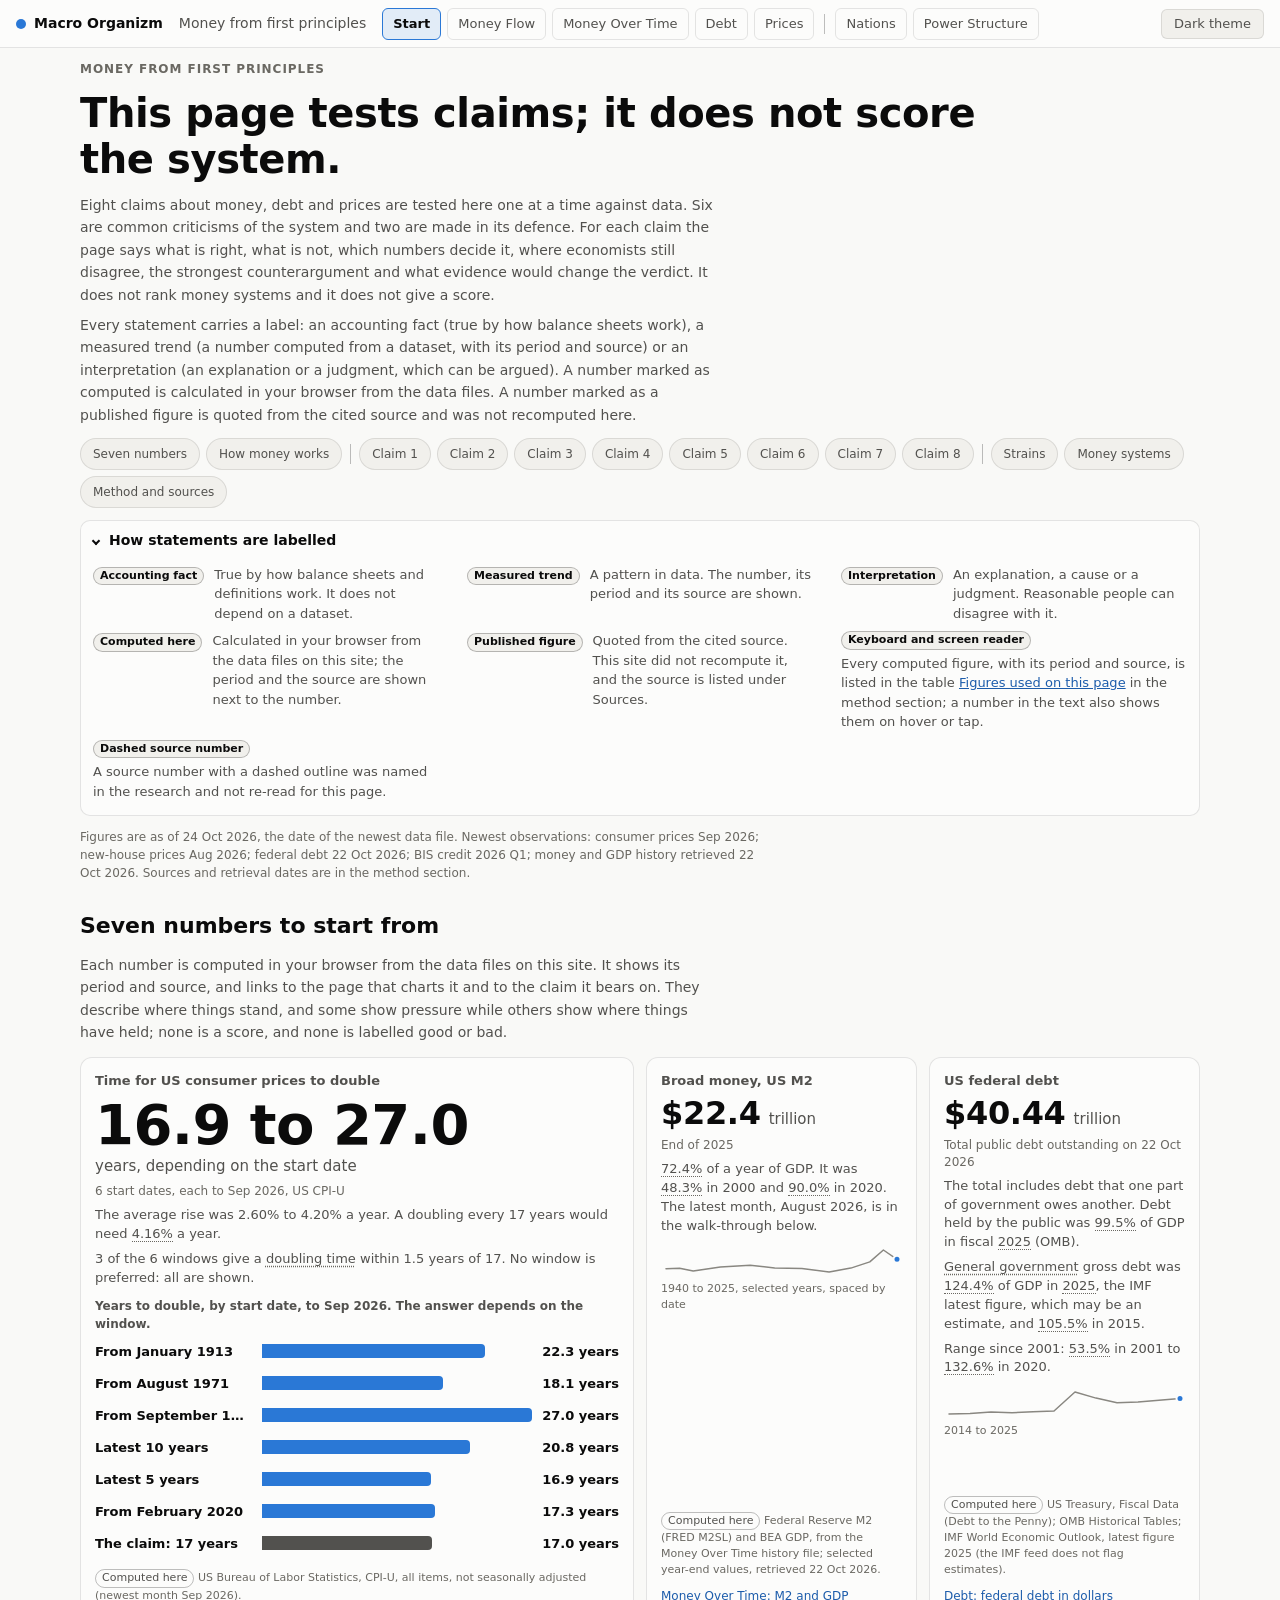
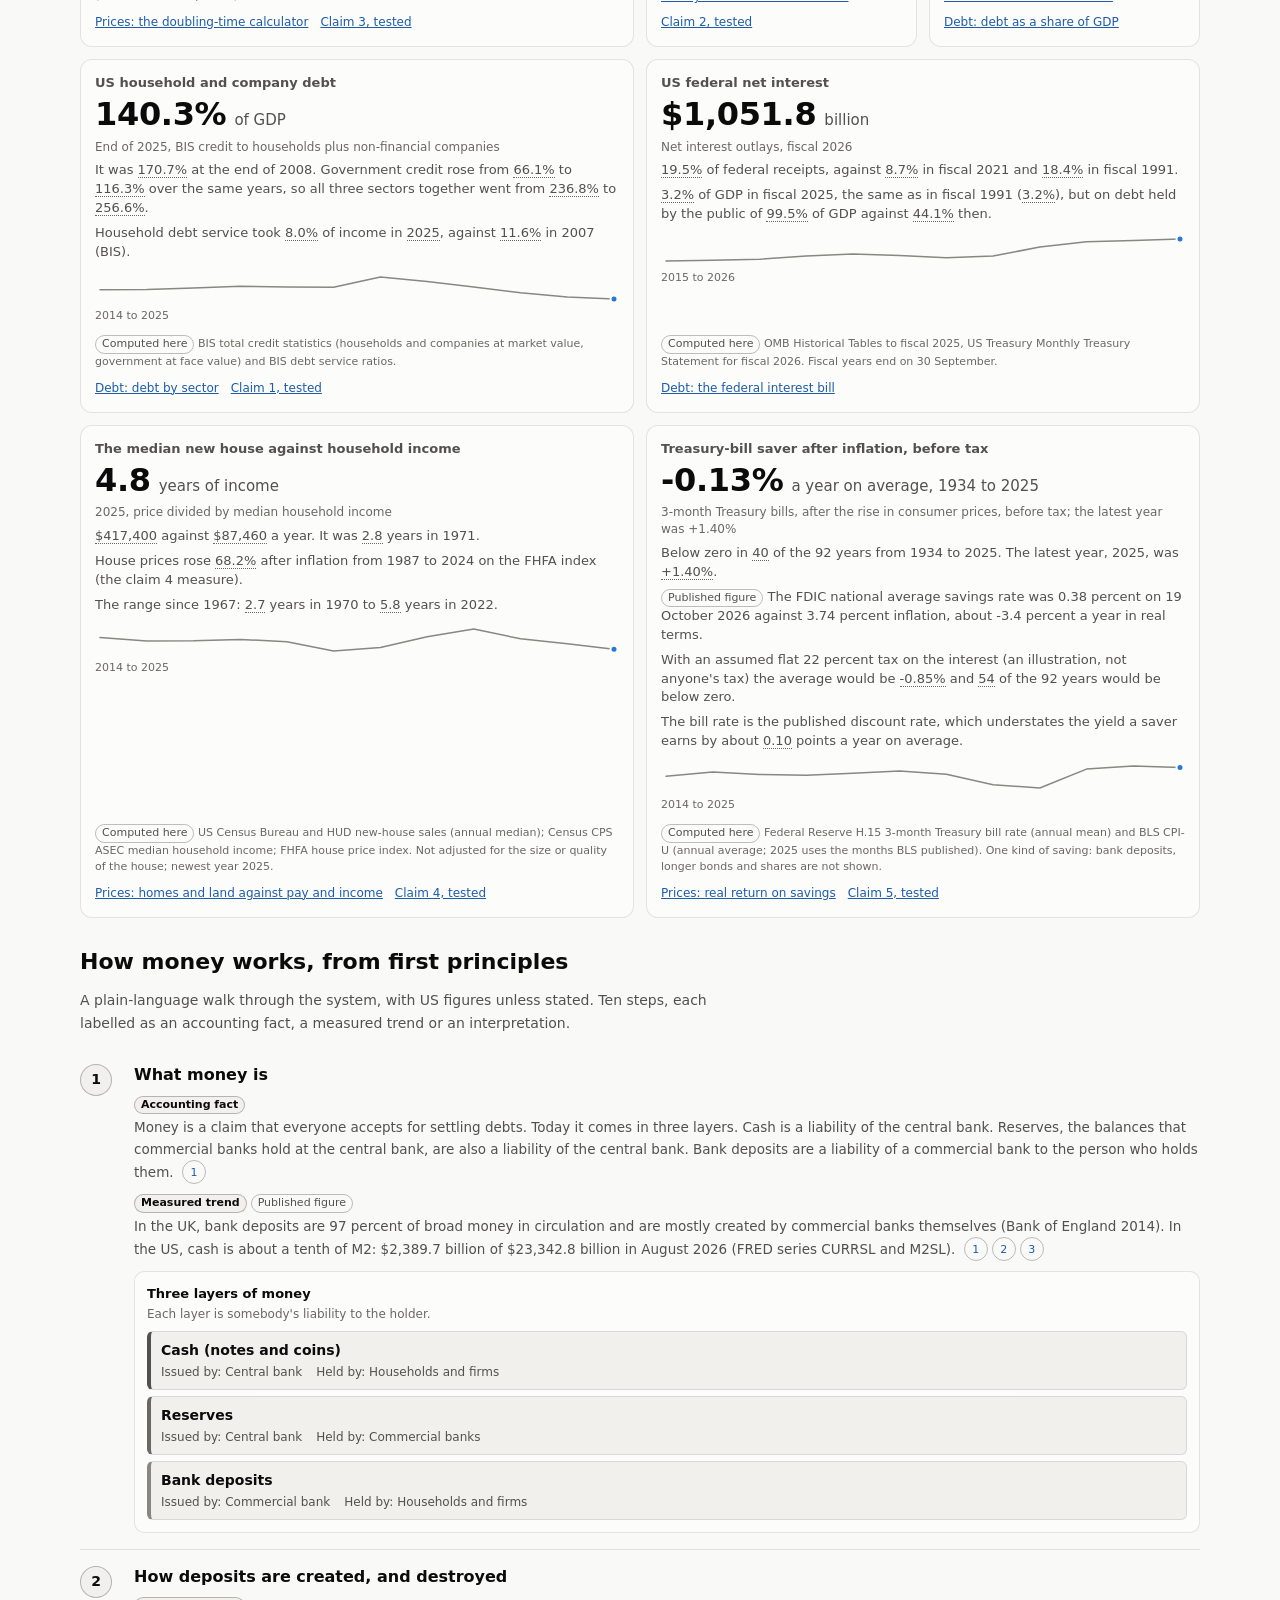
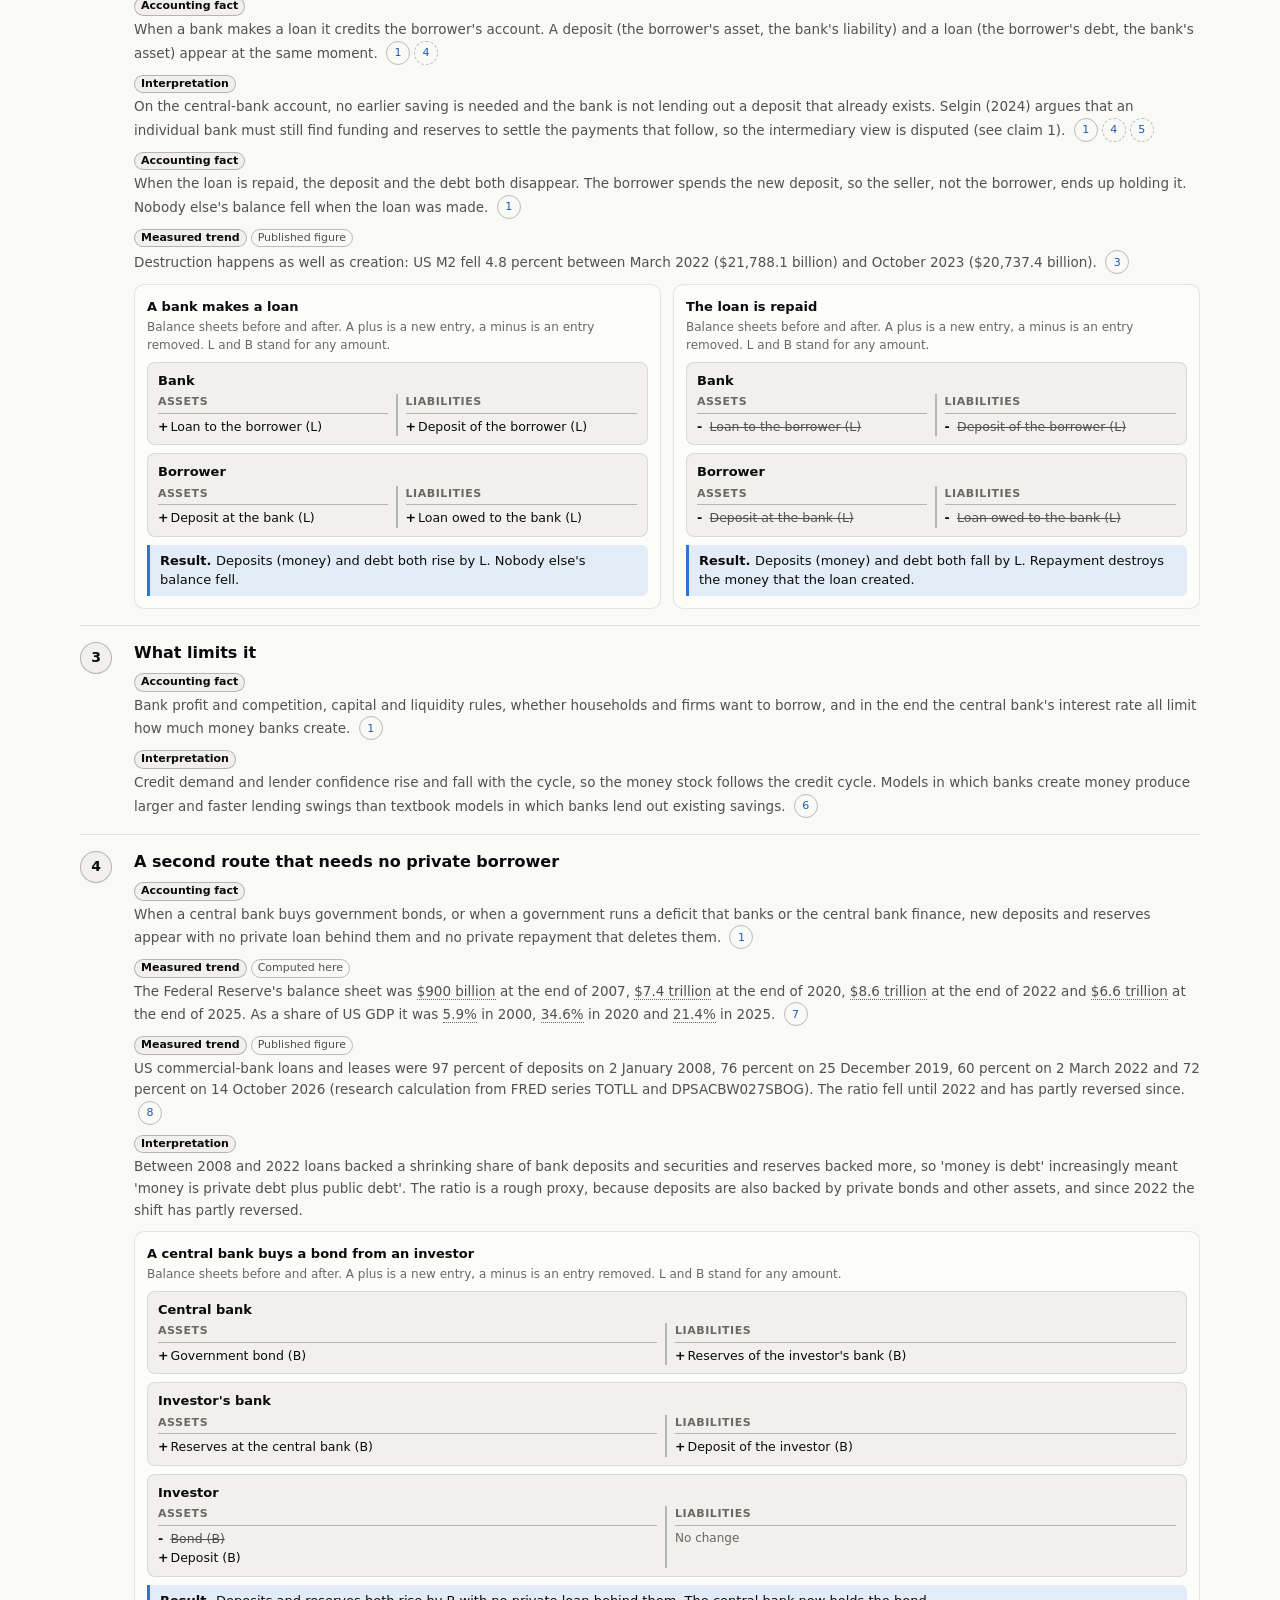
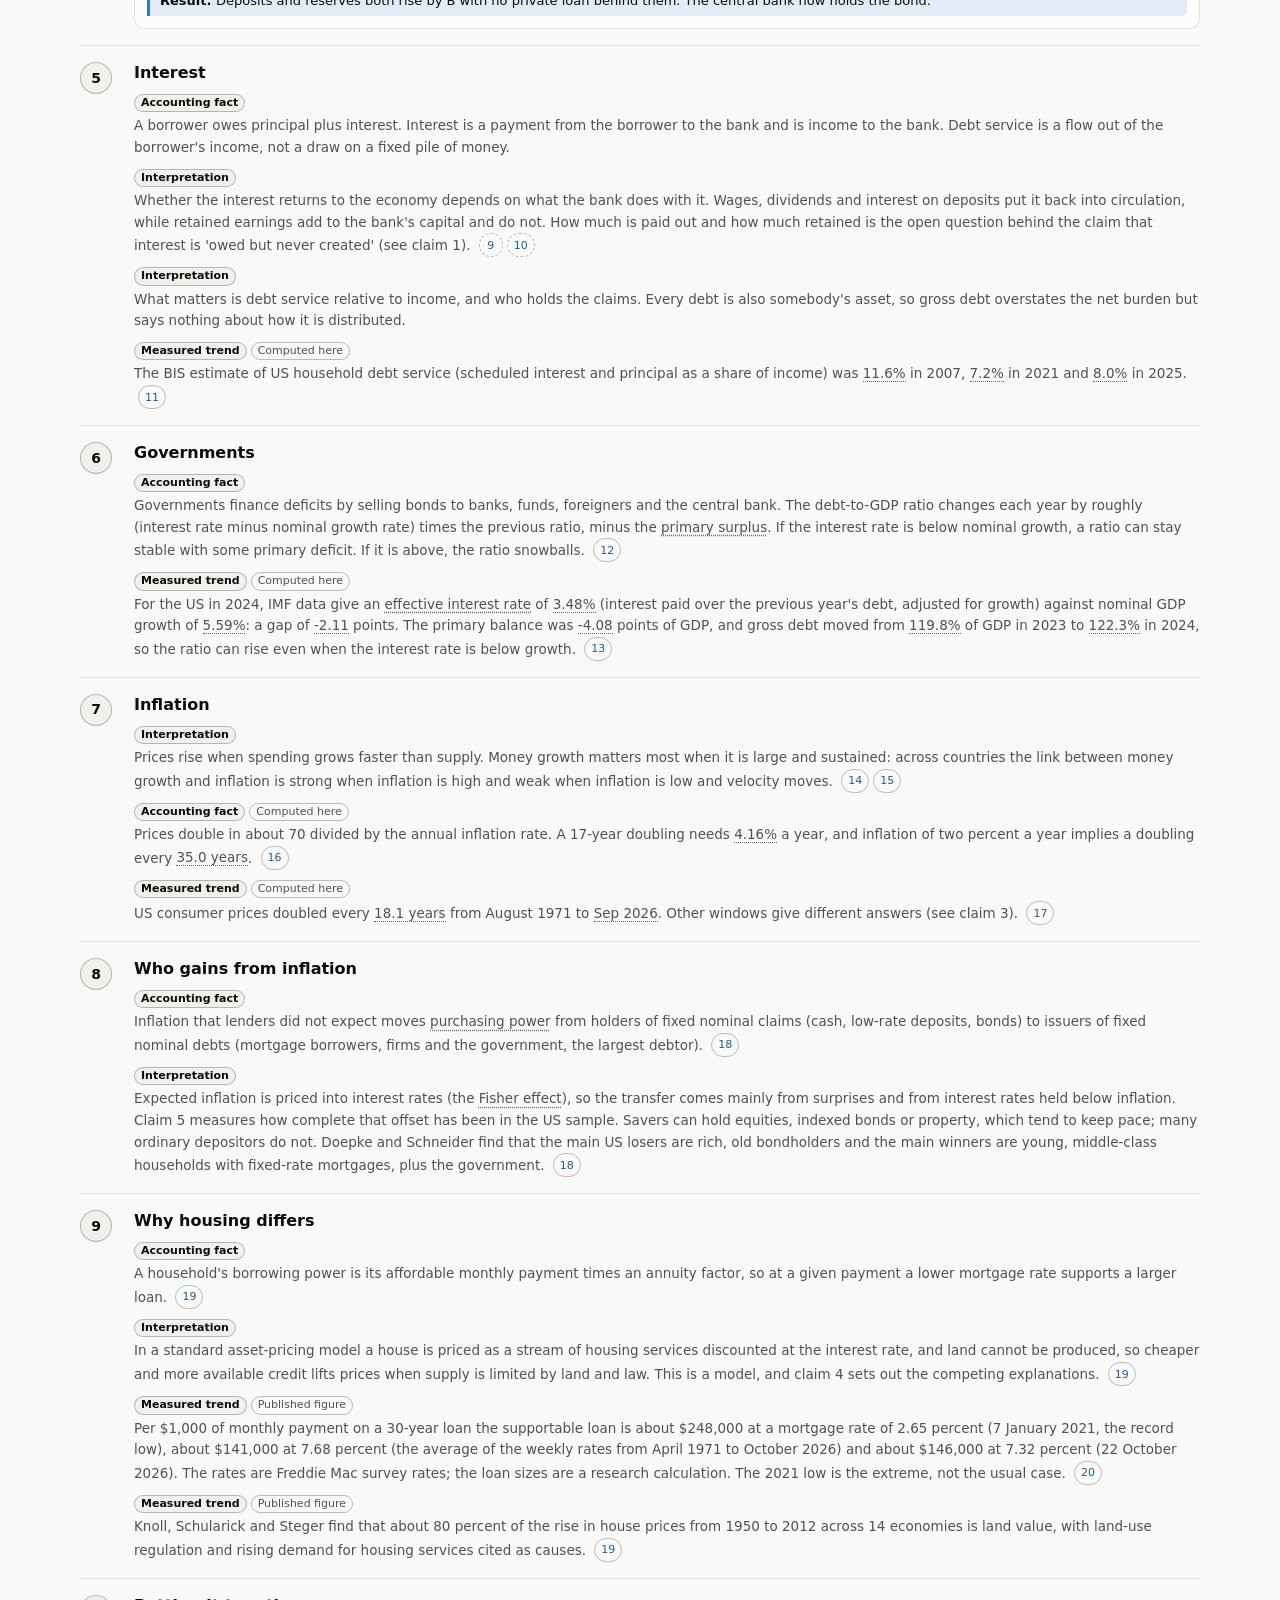
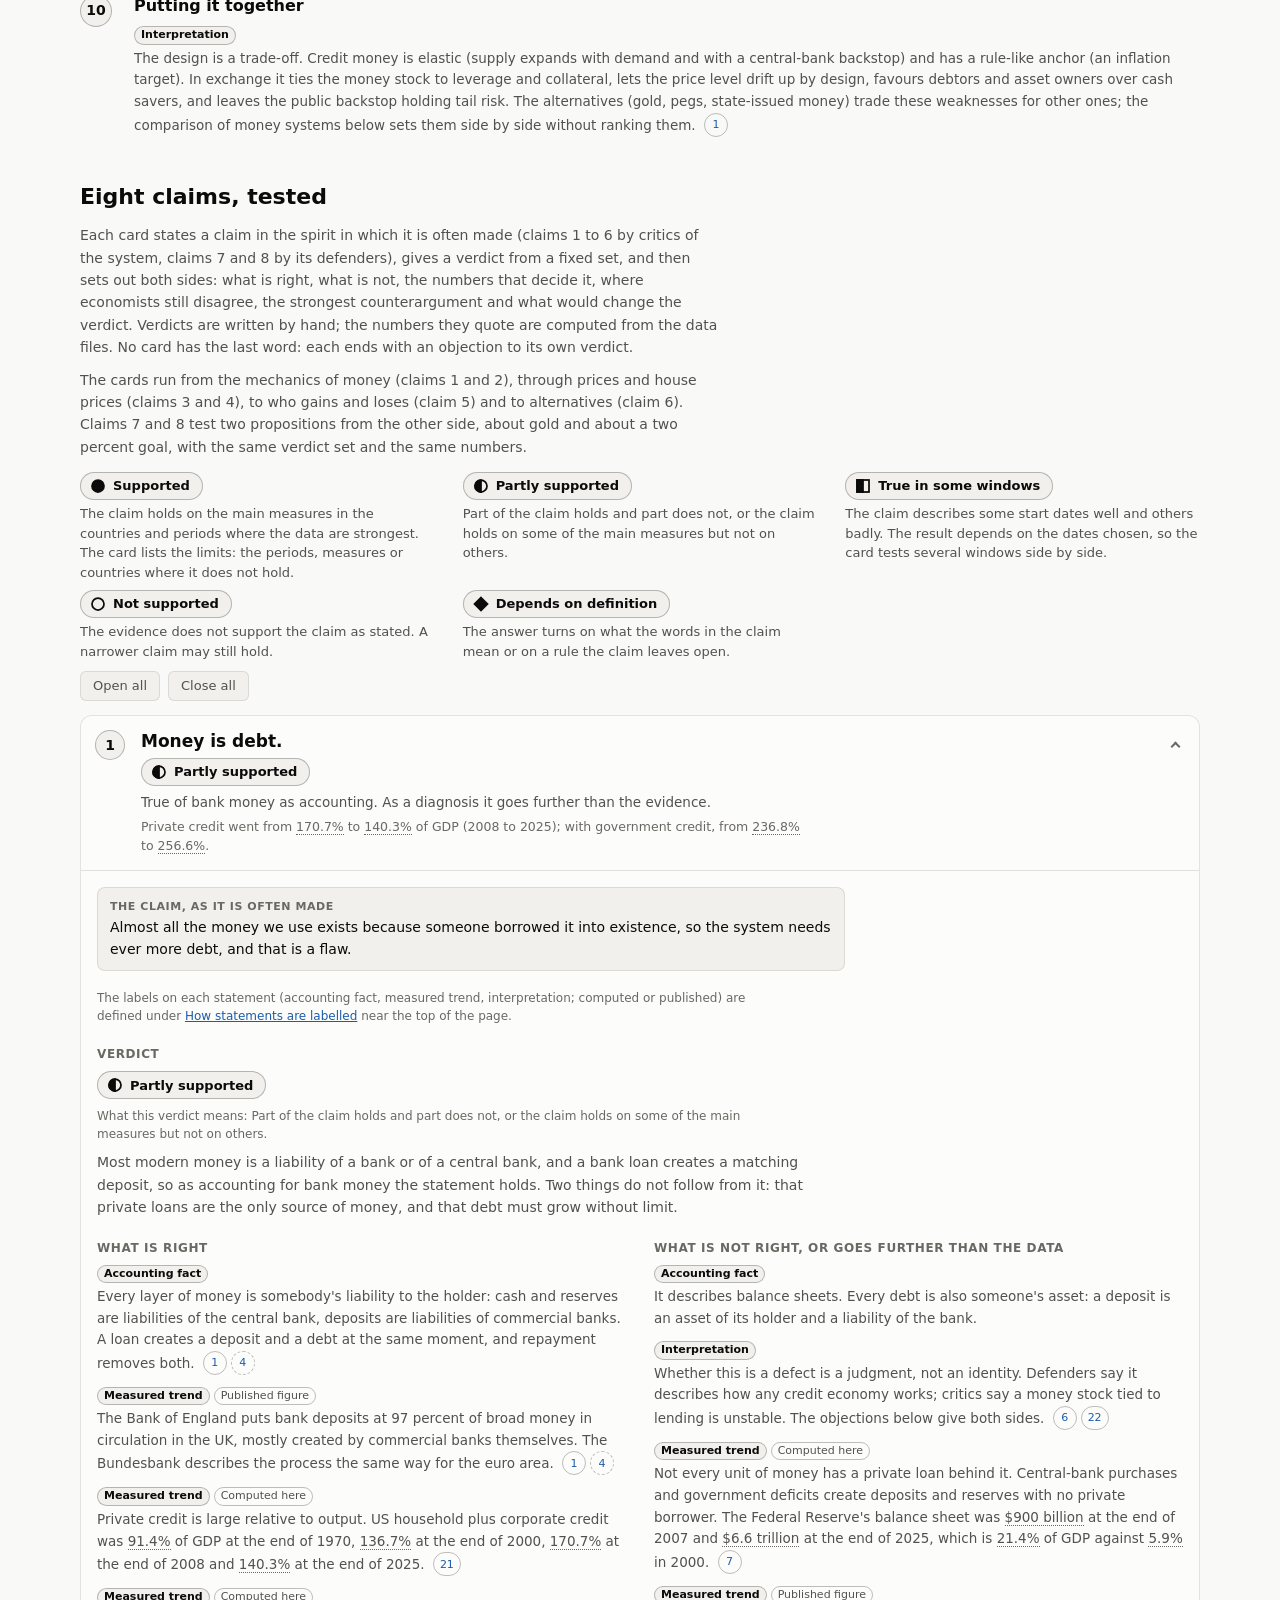
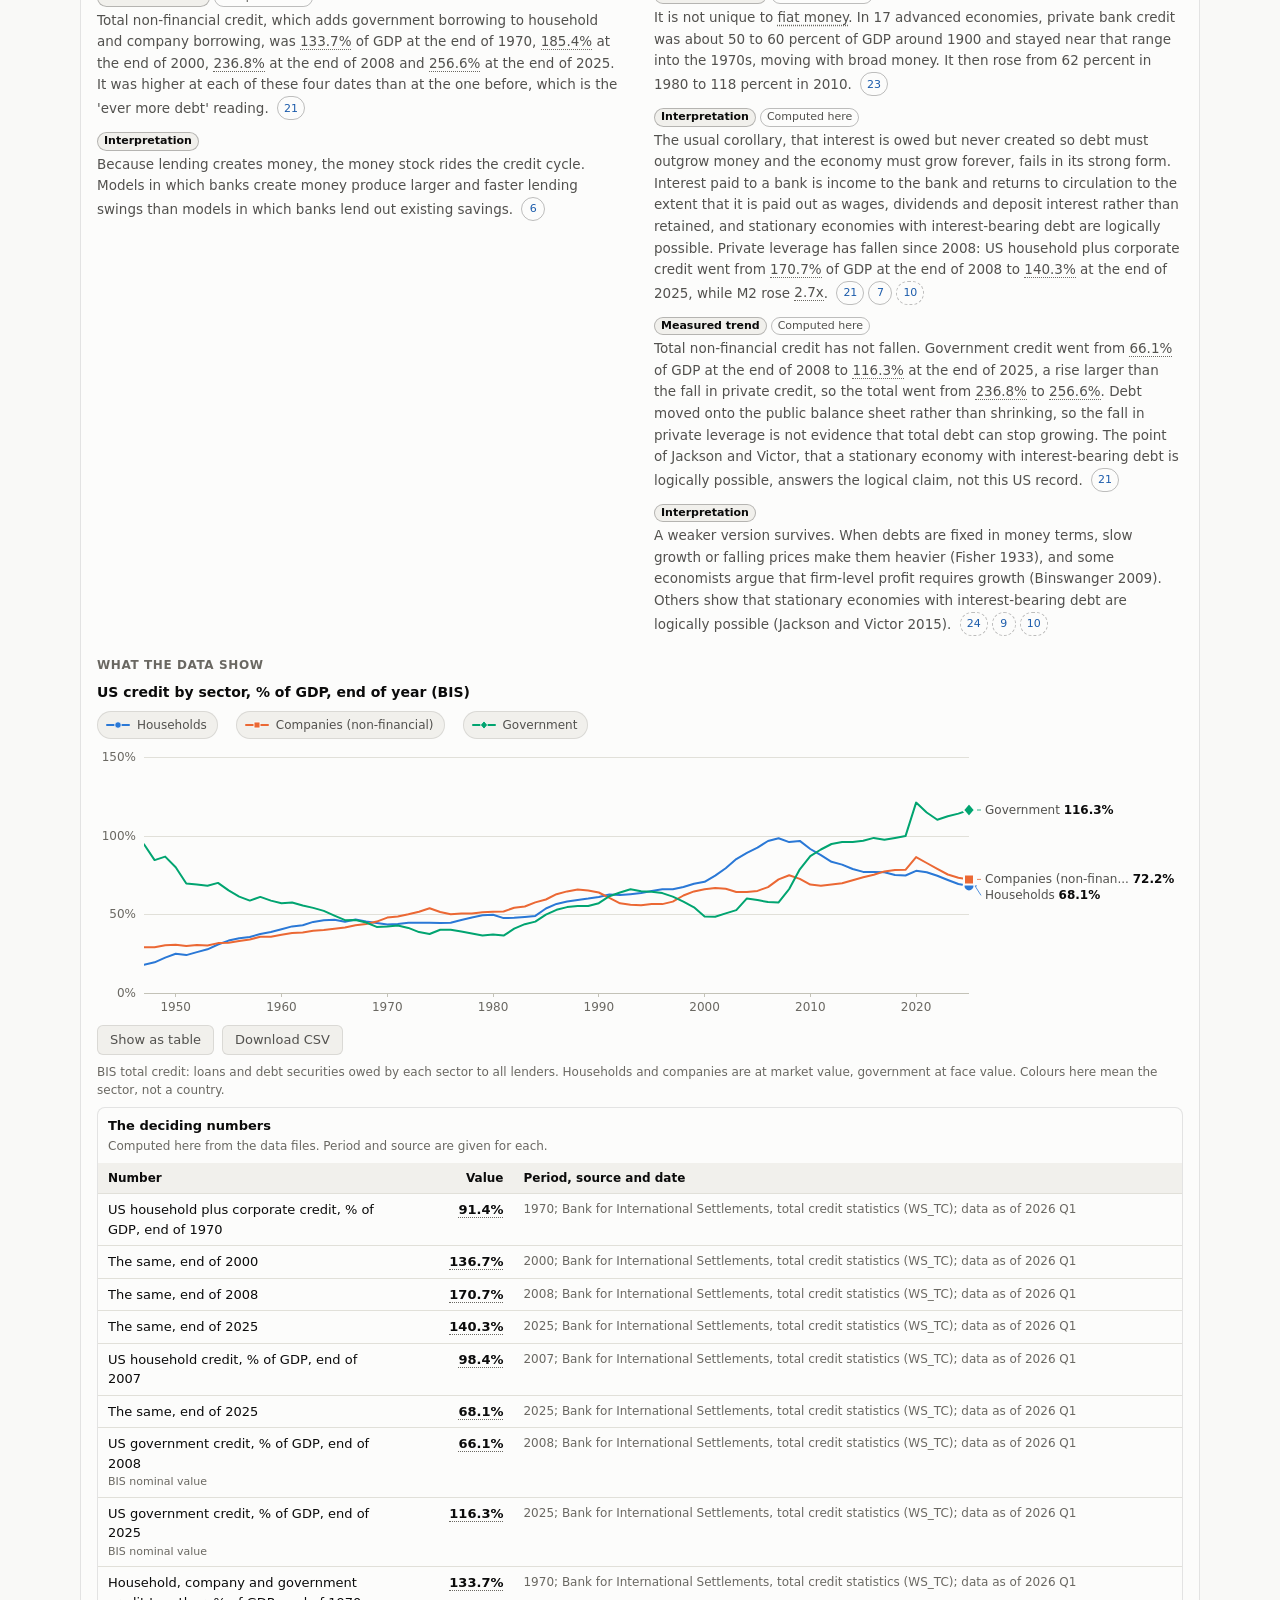
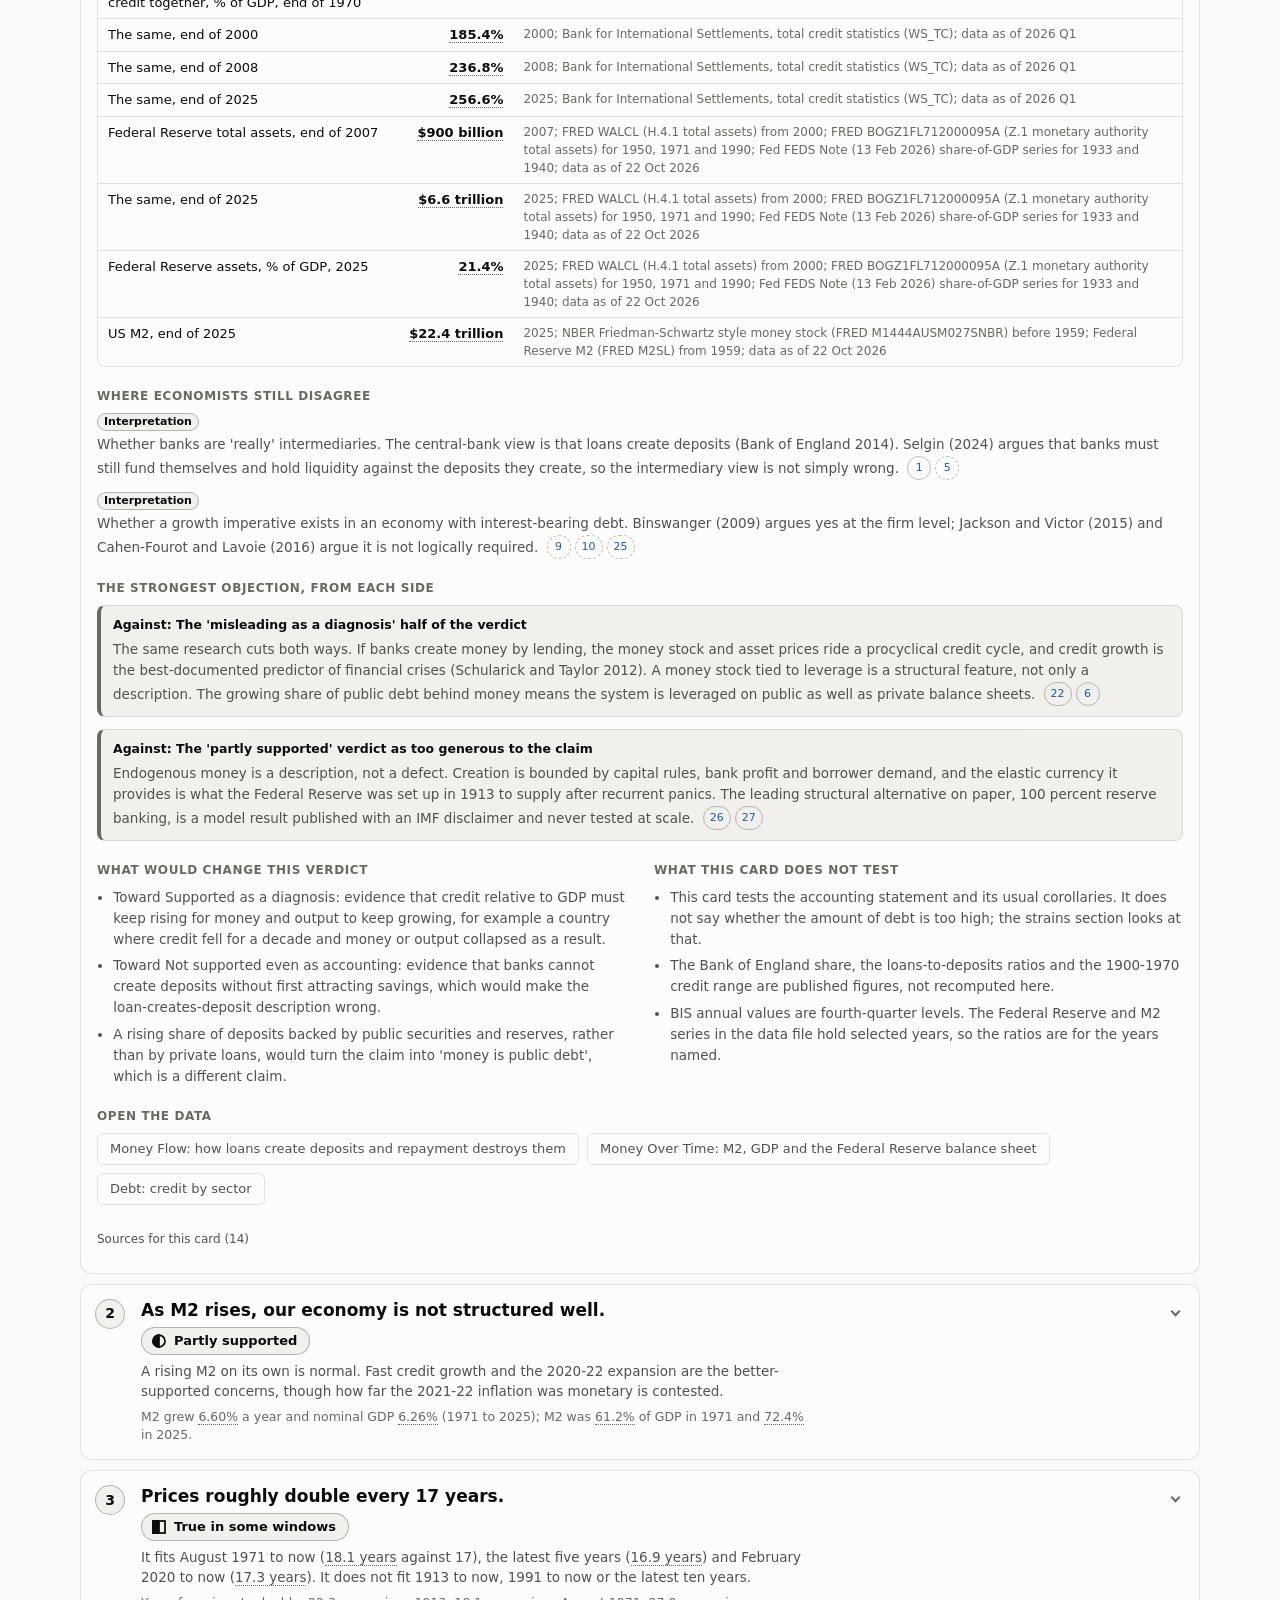
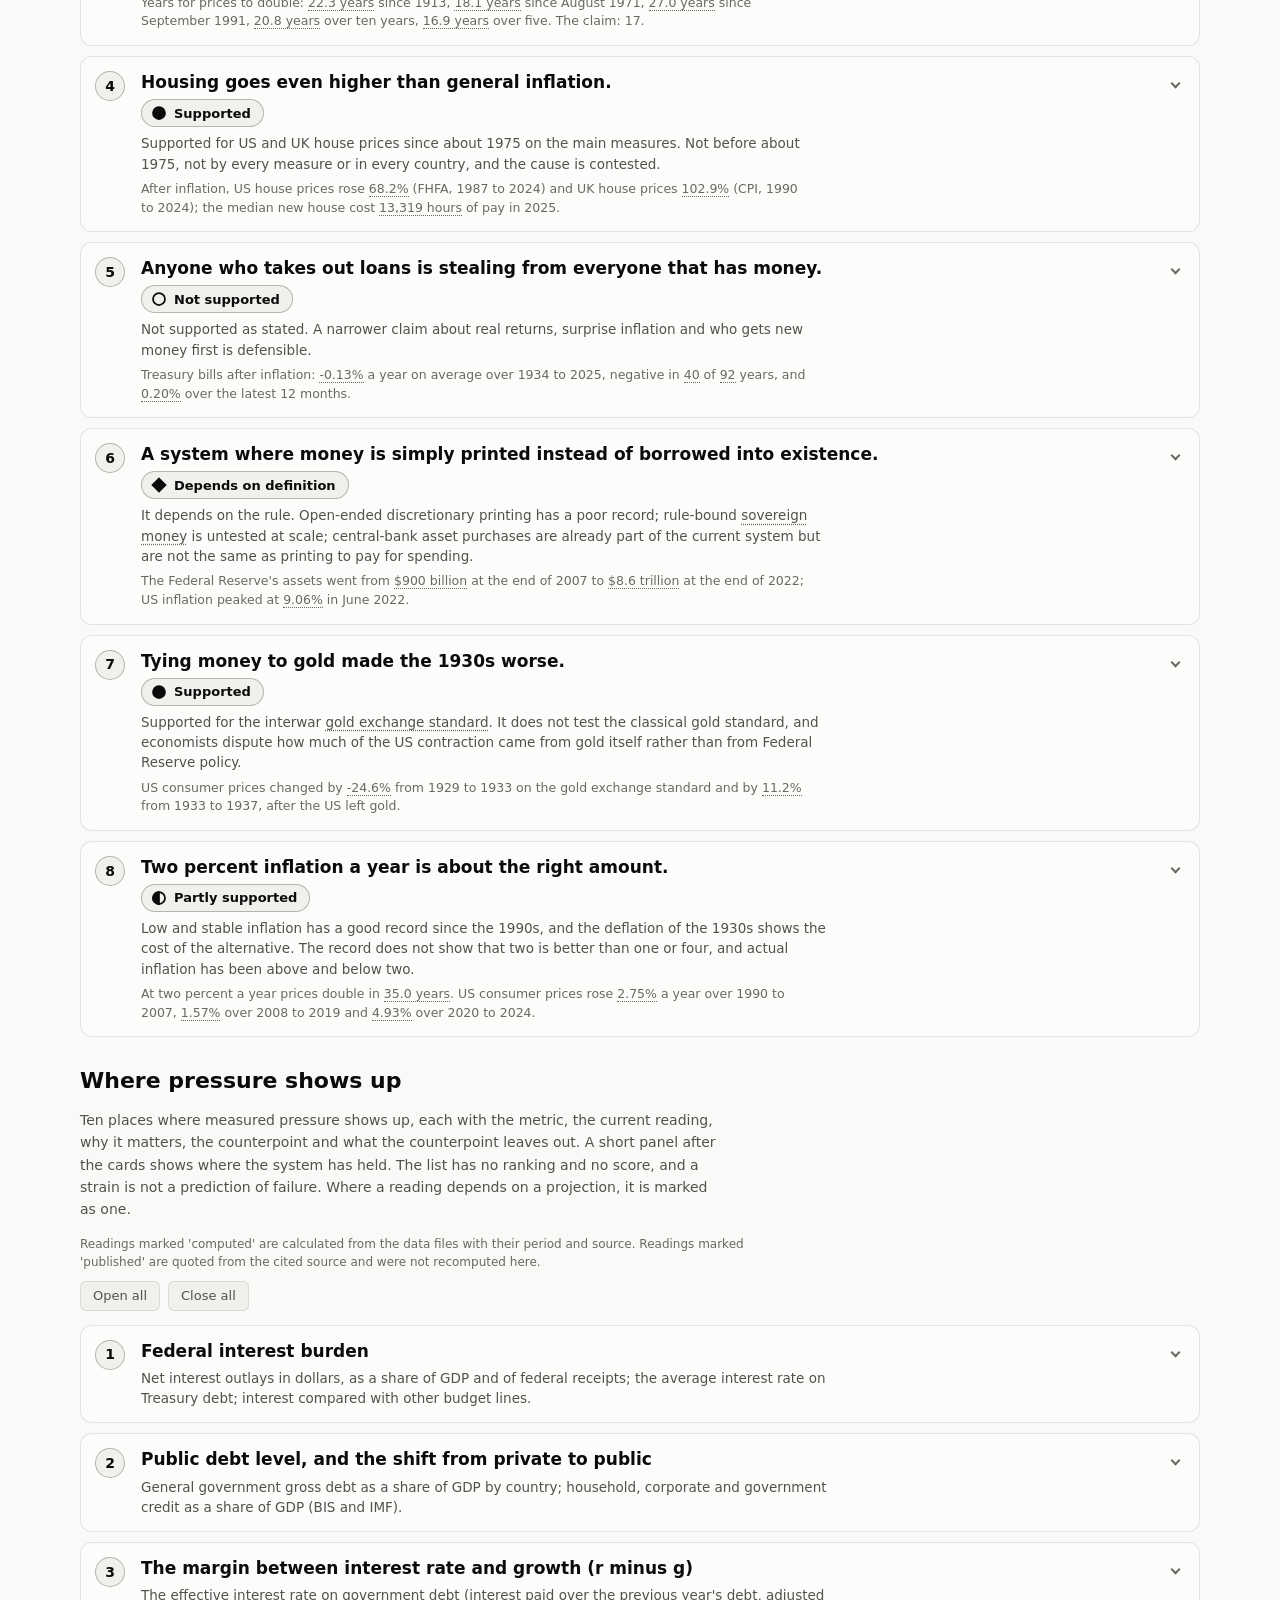
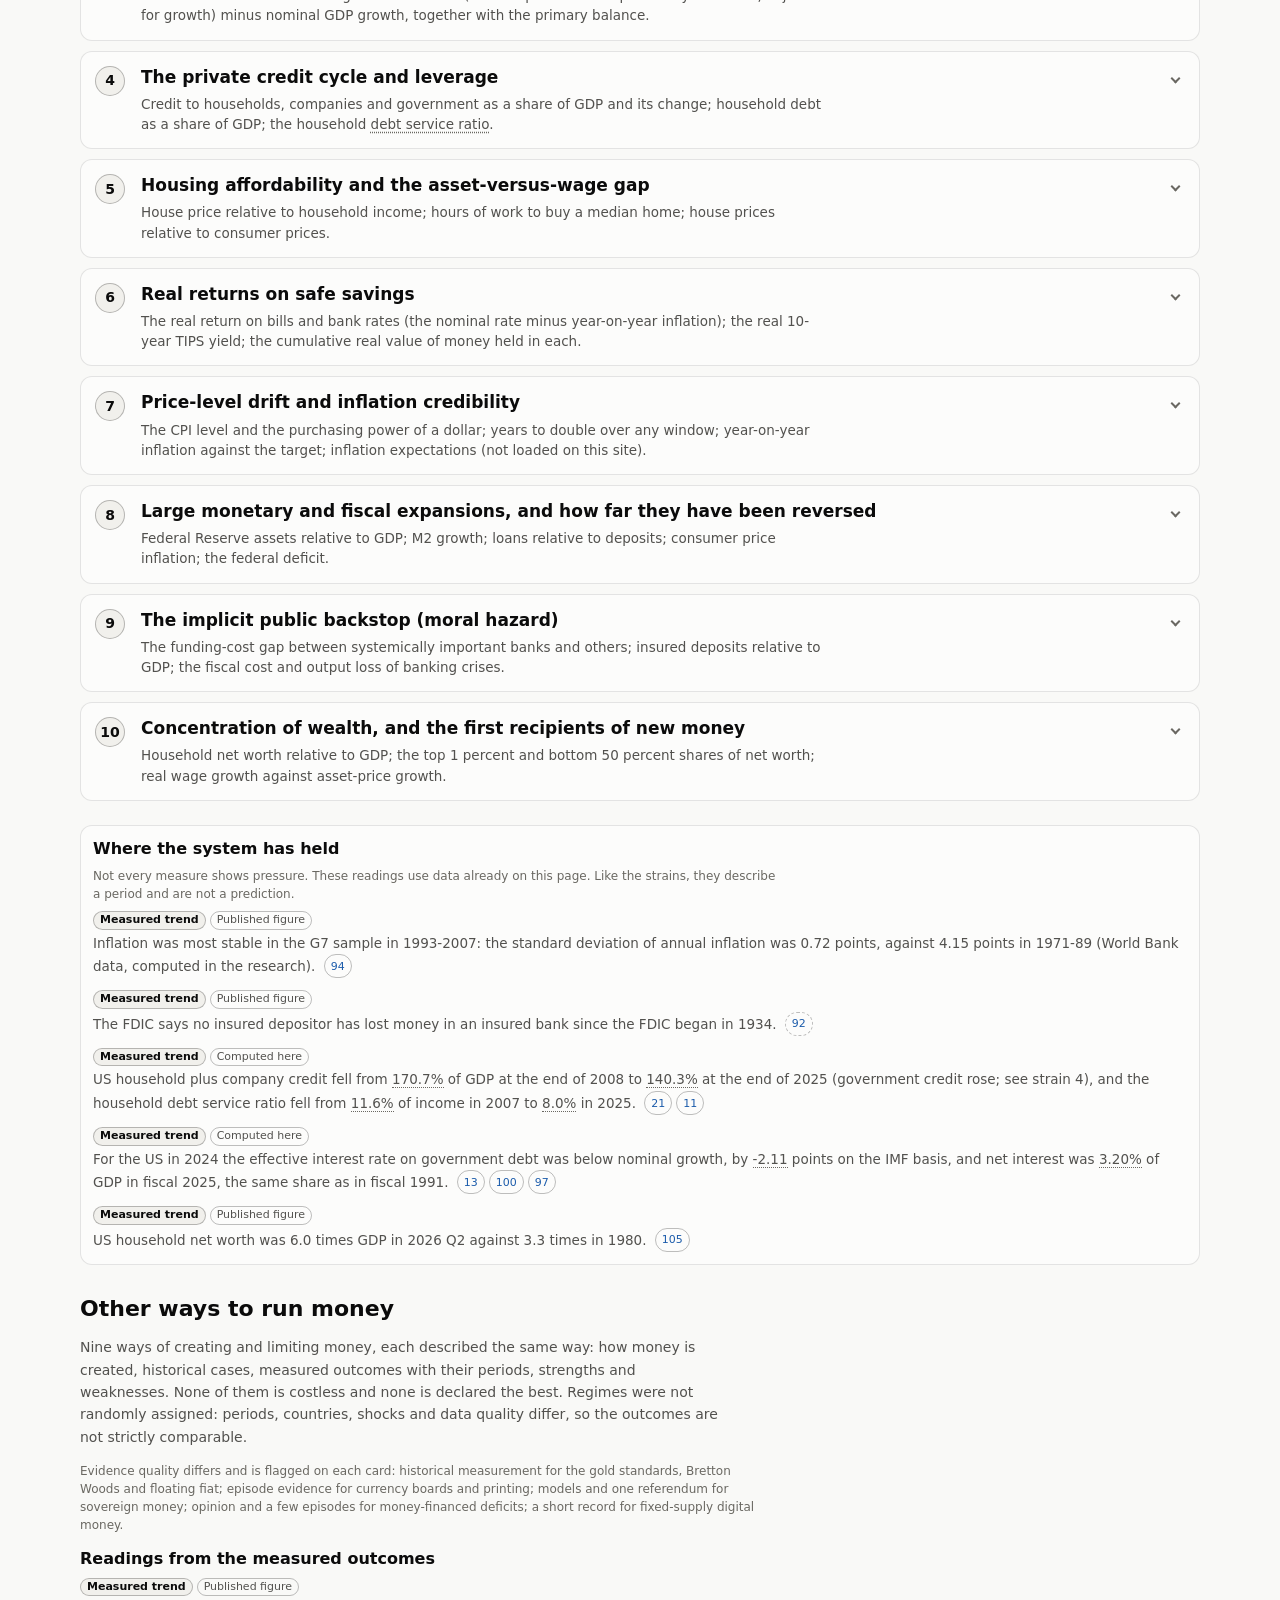
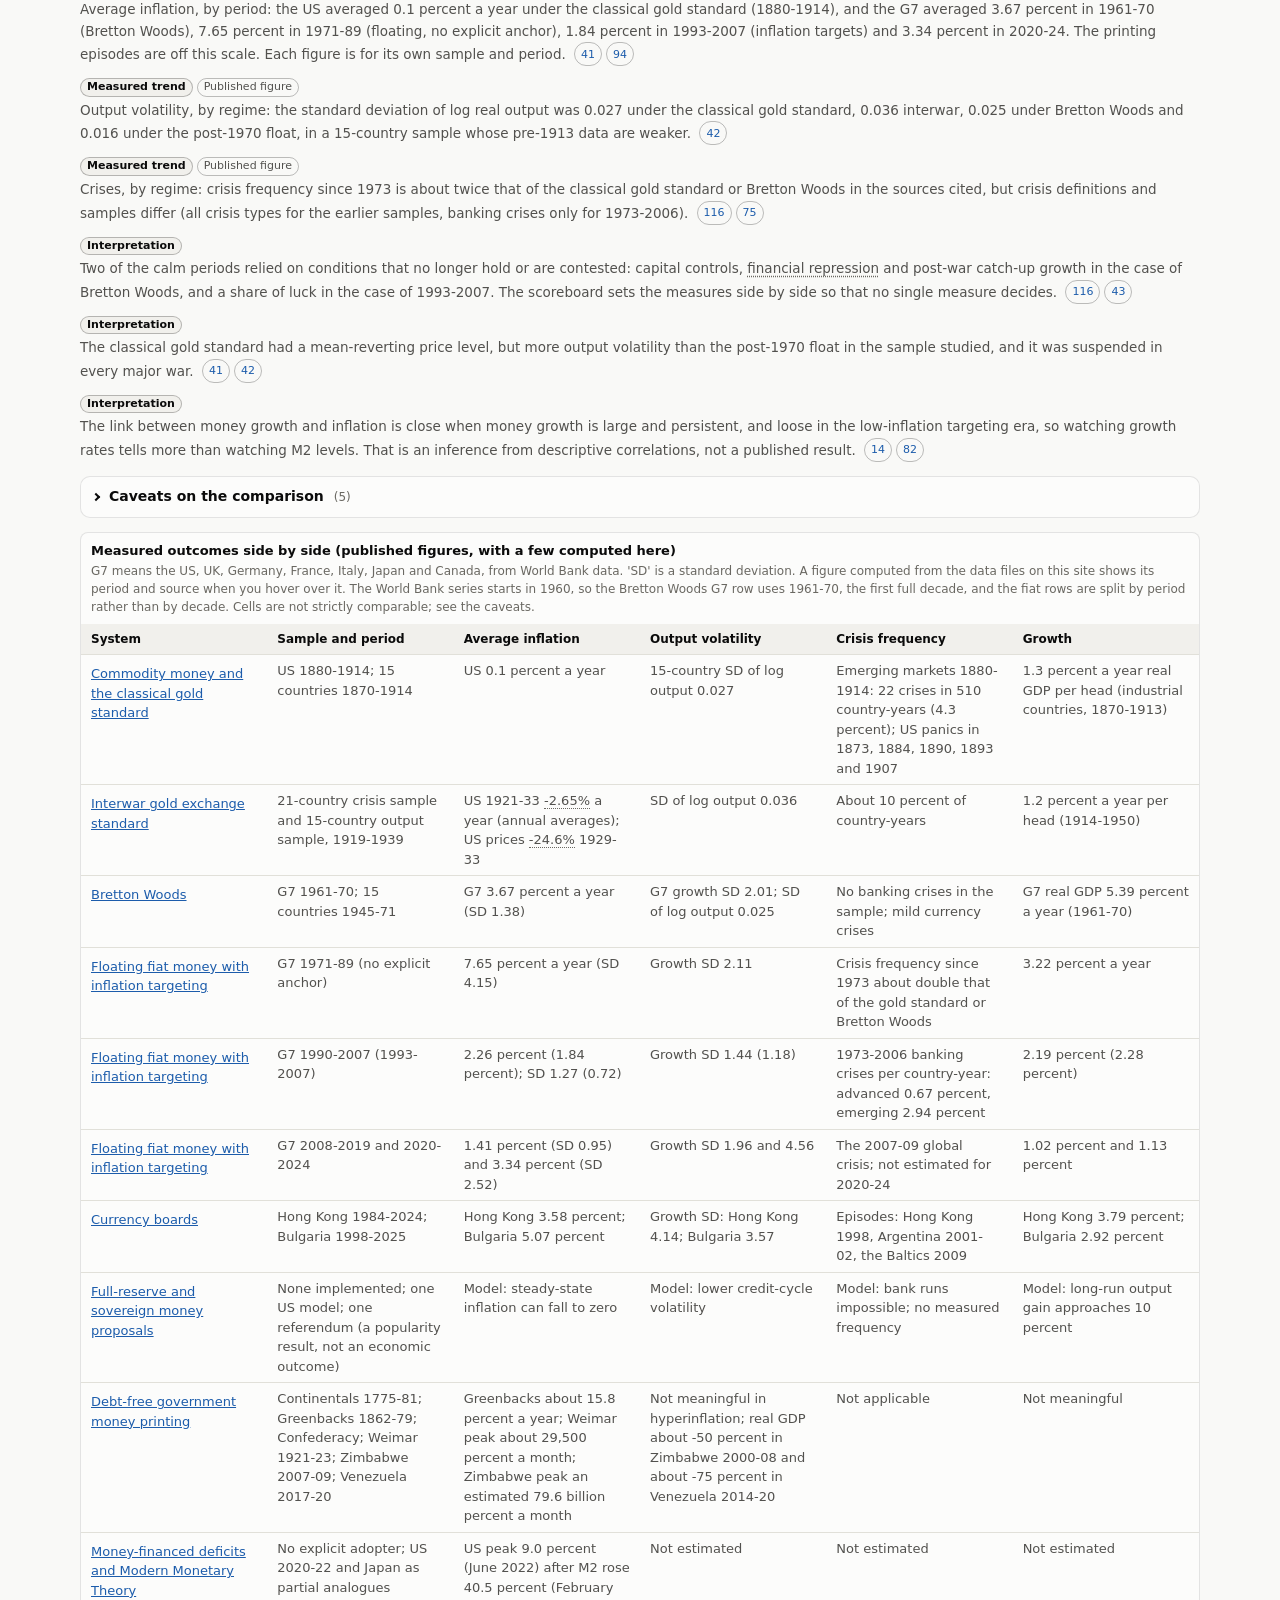
<file: index.html>
<!doctype html>
<html lang="en">
<head>
<meta charset="utf-8">
<meta name="viewport" content="width=device-width, initial-scale=1">
<meta name="color-scheme" content="dark light">
<title>Money from first principles</title>
<meta name="description" content="Seven numbers, a plain walk through how money is created and repaid, eight claims about money, debt and prices tested against data with a verdict each, ten places where pressure shows up and where the system has held, and nine ways to run money compared, with sources and dates.">
<link rel="icon" href="data:,">
<link rel="stylesheet" href="assets/macro.css?v=20261025">
<link rel="stylesheet" href="assets/ts-chart.css?v=20261025">
<link rel="stylesheet" href="assets/start.css?v=20261025">
<script src="assets/shell.js?v=20261025"></script><!-- in head so a saved theme is applied before the first paint -->
<!--
  Palette checks (dataviz skill, scripts/validate_palette.js), run for both surfaces.
  No new colour values: every colour is a macro.css token. Verdicts are a shape plus a word in ink (filled circle, half circle,
  half square, empty circle, diamond), never a status colour, because status colours are reserved for good and bad.
  Sparklines are the de-emphasis grey with the latest point in the accent; the bars in the first tile are accent bars, one for
  each start date and none preferred, beside one grey bar for the claim (emphasis, not categories).

  Claim 1 credit chart, three sectors in the fixed order blue, orange, aqua (households, companies, government):
    dark on #1a1a19:  lightness PASS, chroma PASS, CVD 9.4 PASS, normal 26.5 PASS, contrast PASS (all >= 3:1)
    light on #fcfcfb: lightness PASS, chroma PASS, CVD 9.4 PASS, normal 27.7 PASS, contrast PASS
  Claim 4 house price chart, blue (house price index) and orange (median new house) beside the grey reference line for consumer
  prices, and claim 5 columns where blue means a positive real return and orange a negative one (a polarity pair, not countries):
    dark:  CVD 26.8 PASS, normal 31.8 PASS, contrast PASS
    light: CVD 24.7 PASS, normal 33.6 PASS, contrast PASS
  Colour never carries identity alone: every chart with two or more series has a legend, end markers of different shapes,
  a table twin and a CSV, and the readout names the series. The single-series charts (M2 as a share of GDP, ten-year price
  growth) use the accent and need no legend.
-->
</head>
<body>
<a class="skip-link" href="#main">Skip to the page</a>

<header class="appbar">
  <a class="brand" href="index.html"><span class="brand-dot" aria-hidden="true"></span>Macro Organizm</a>
  <h1 class="page-title">Money from first principles</h1>
  <nav class="appnav" aria-label="Pages">
    <button class="navmenu-btn" type="button" aria-expanded="false" aria-controls="navlinks"><span class="navmenu-kicker">Menu</span><span class="navmenu-label"></span><span class="navmenu-chev" aria-hidden="true"></span></button>
    <div class="navlinks" id="navlinks">
      <div class="navgroup" role="group" aria-label="Money">
        <a href="index.html" aria-current="page" data-desc="Seven numbers and eight claims, tested">Start</a>
        <a href="money-flow.html" data-desc="How money is created and repaid">Money Flow</a>
        <a href="monetary-history.html" data-desc="M0 to M4 and 770 years of money">Money Over Time</a>
        <a href="debt.html" data-desc="Who owes what, and what it costs">Debt</a>
        <a href="prices.html" data-desc="What things cost in hours of work">Prices</a>
      </div>
      <span class="navdivider" aria-hidden="true"></span>
      <div class="navgroup" role="group" aria-label="Power">
        <a href="world-powers.html" data-desc="Ties between states, with sources">Nations</a>
        <a href="power-structure.html" data-desc="Ownership and funding ties">Power Structure</a>
      </div>
    </div>
  </nav>
  <span class="spacer"></span>
  <button class="btn" id="theme-btn" type="button" aria-label="Switch theme">Theme</button>
</header>

<noscript>
  <div class="load-error"><h2>JavaScript is required</h2><p>This page computes its figures and draws its charts in the browser from the data files.</p></div>
</noscript>

<div id="load-error" class="load-error" role="alert" hidden>
  <h2 id="load-error-title">The page could not load</h2>
  <p id="load-error-detail"></p>
</div>

<div id="app">
  <div class="shell shell--single">
    <main id="main" class="main st-main" tabindex="-1">
      <section class="st-sec st-intro" id="intro" aria-labelledby="intro-h"></section>
      <section class="st-sec" id="numbers" aria-labelledby="numbers-h"></section>
      <section class="st-sec" id="how" aria-labelledby="how-h"></section>
      <section class="st-sec" id="claims" aria-labelledby="claims-h"></section>
      <section class="st-sec" id="strains" aria-labelledby="strains-h"></section>
      <section class="st-sec" id="systems" aria-labelledby="systems-h"></section>
      <section class="st-sec" id="method" aria-labelledby="method-h"></section>
    </main>
  </div>
</div>

<div id="dialog-root"></div>

<script src="data/history.js?v=20261025"></script>
<script src="data/prices.js?v=20261025"></script>
<script src="data/debt.js?v=20261025"></script>
<script src="data/principles.js?v=20261025"></script>
<script src="assets/ui.js?v=20261025"></script>
<script src="assets/derive.js?v=20261025"></script>
<script src="assets/ts-chart.js?v=20261025"></script>
<script src="assets/start.js?v=20261025"></script>
</body>
</html>
</file>
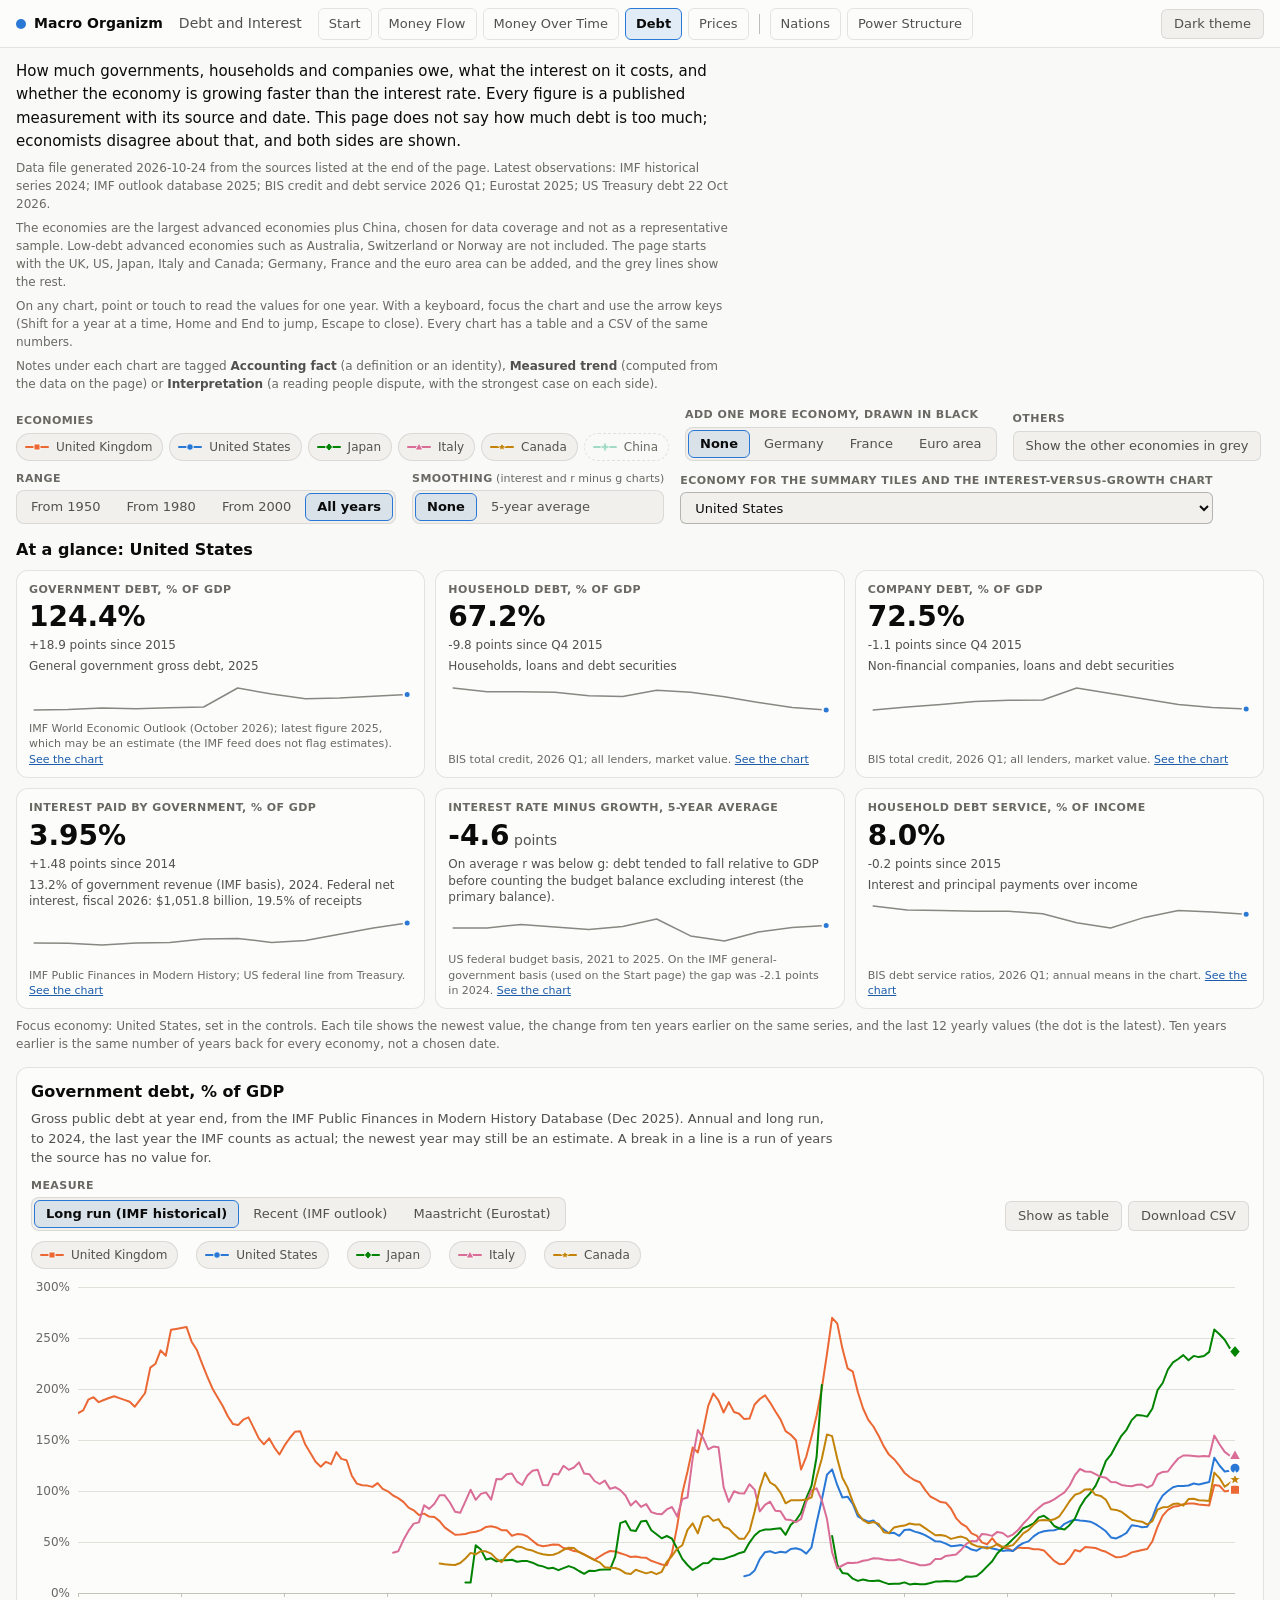
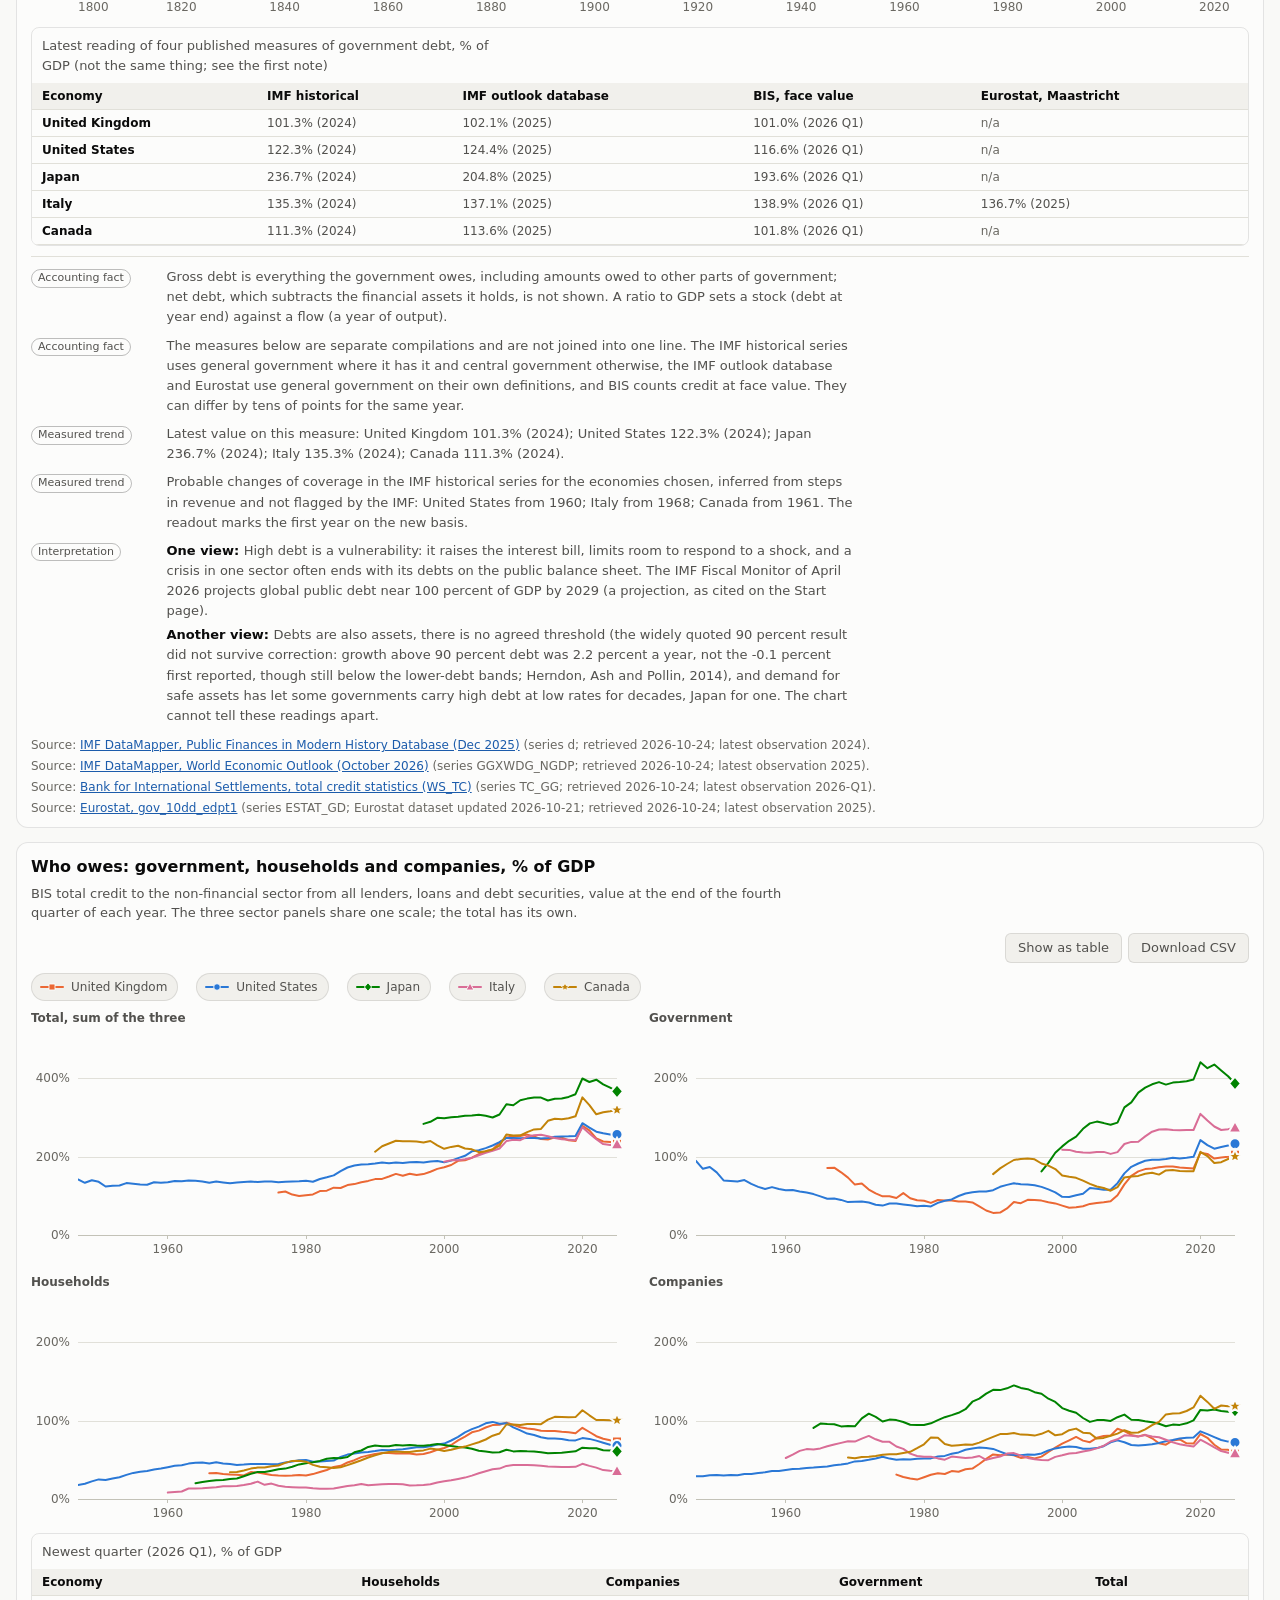
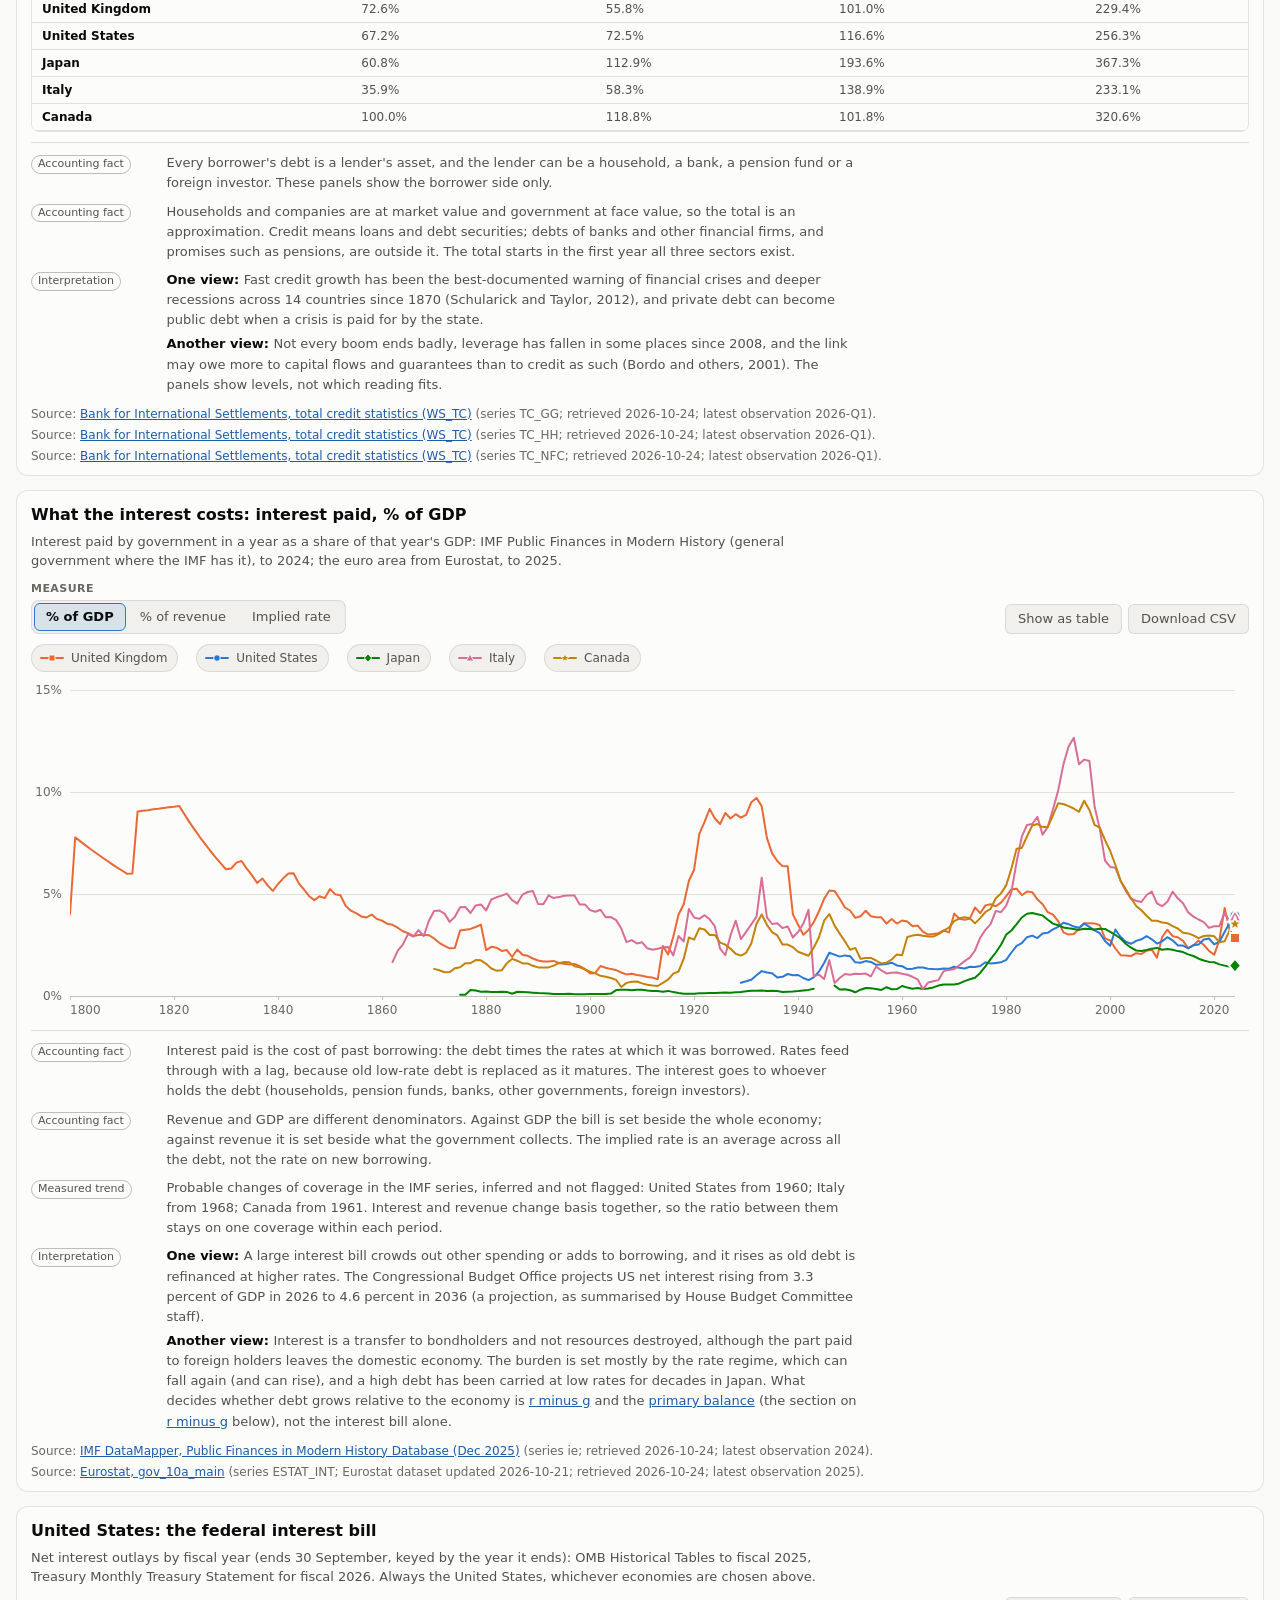
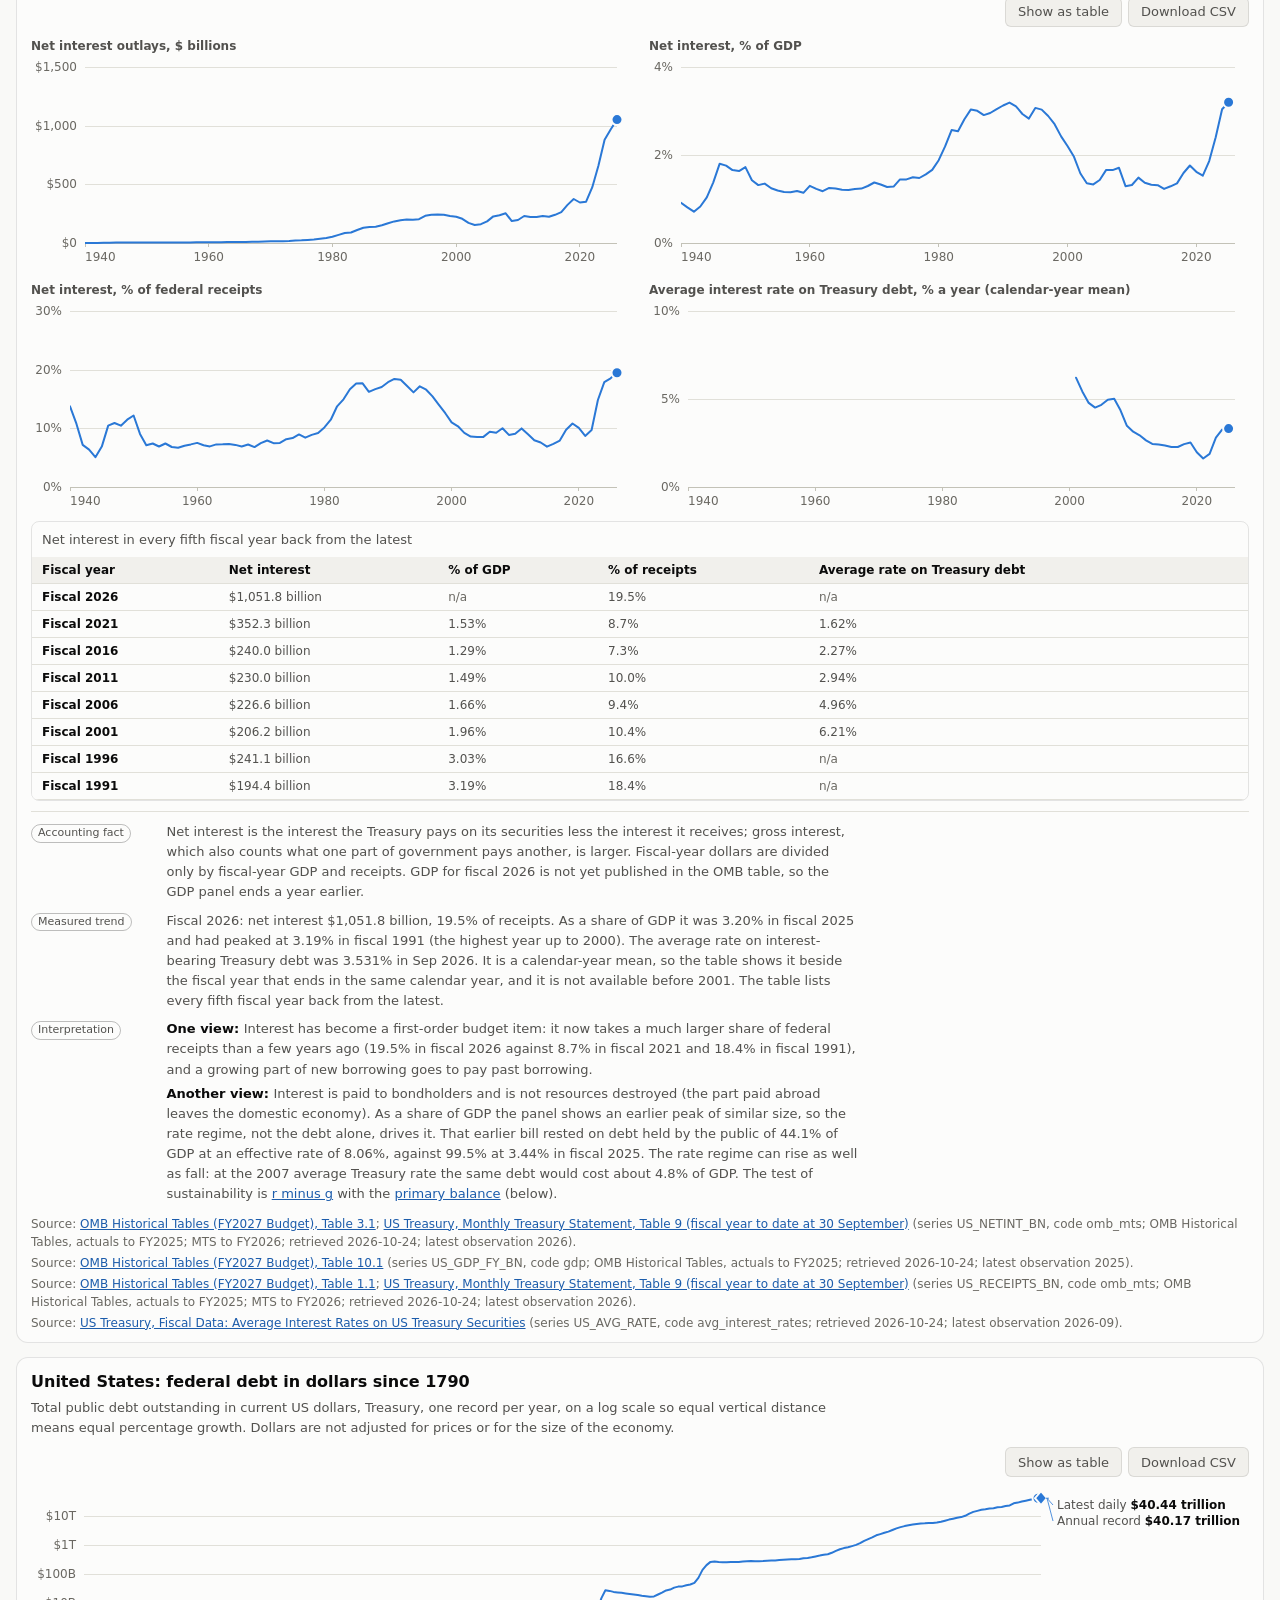
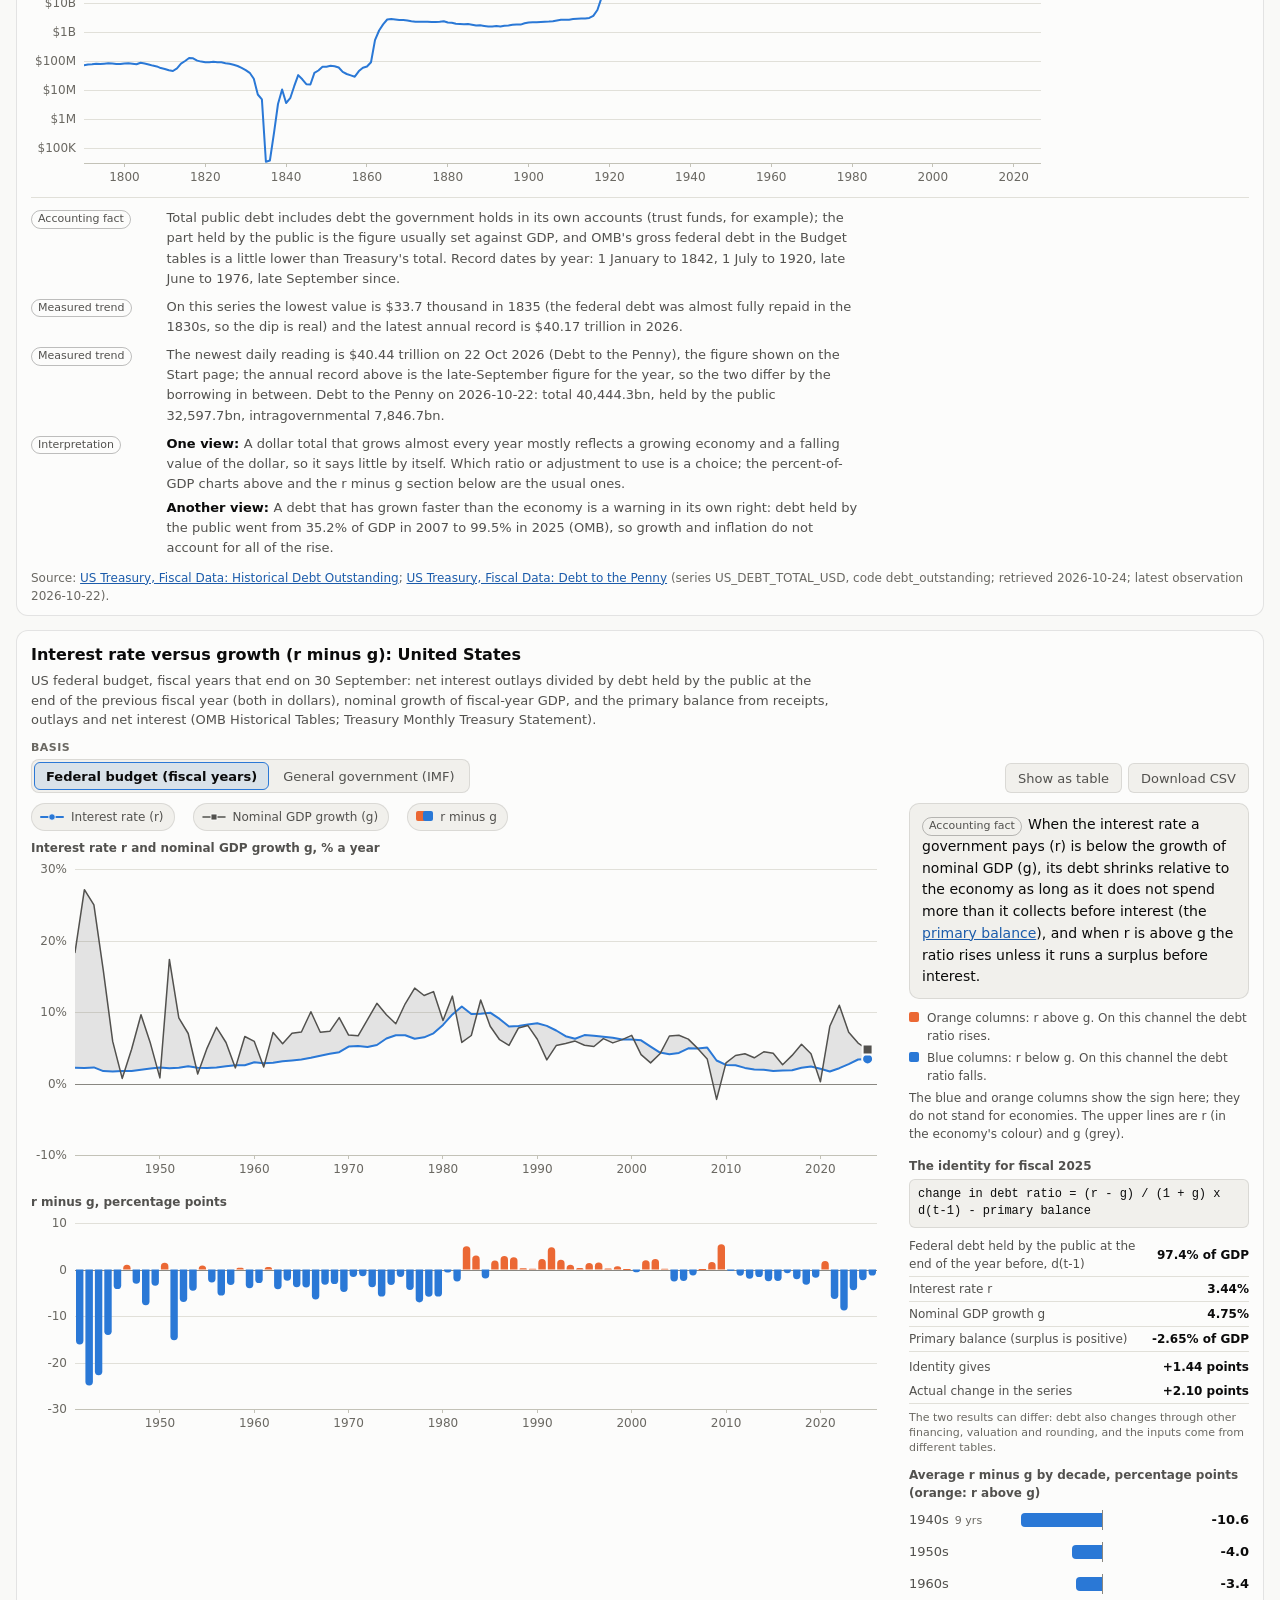
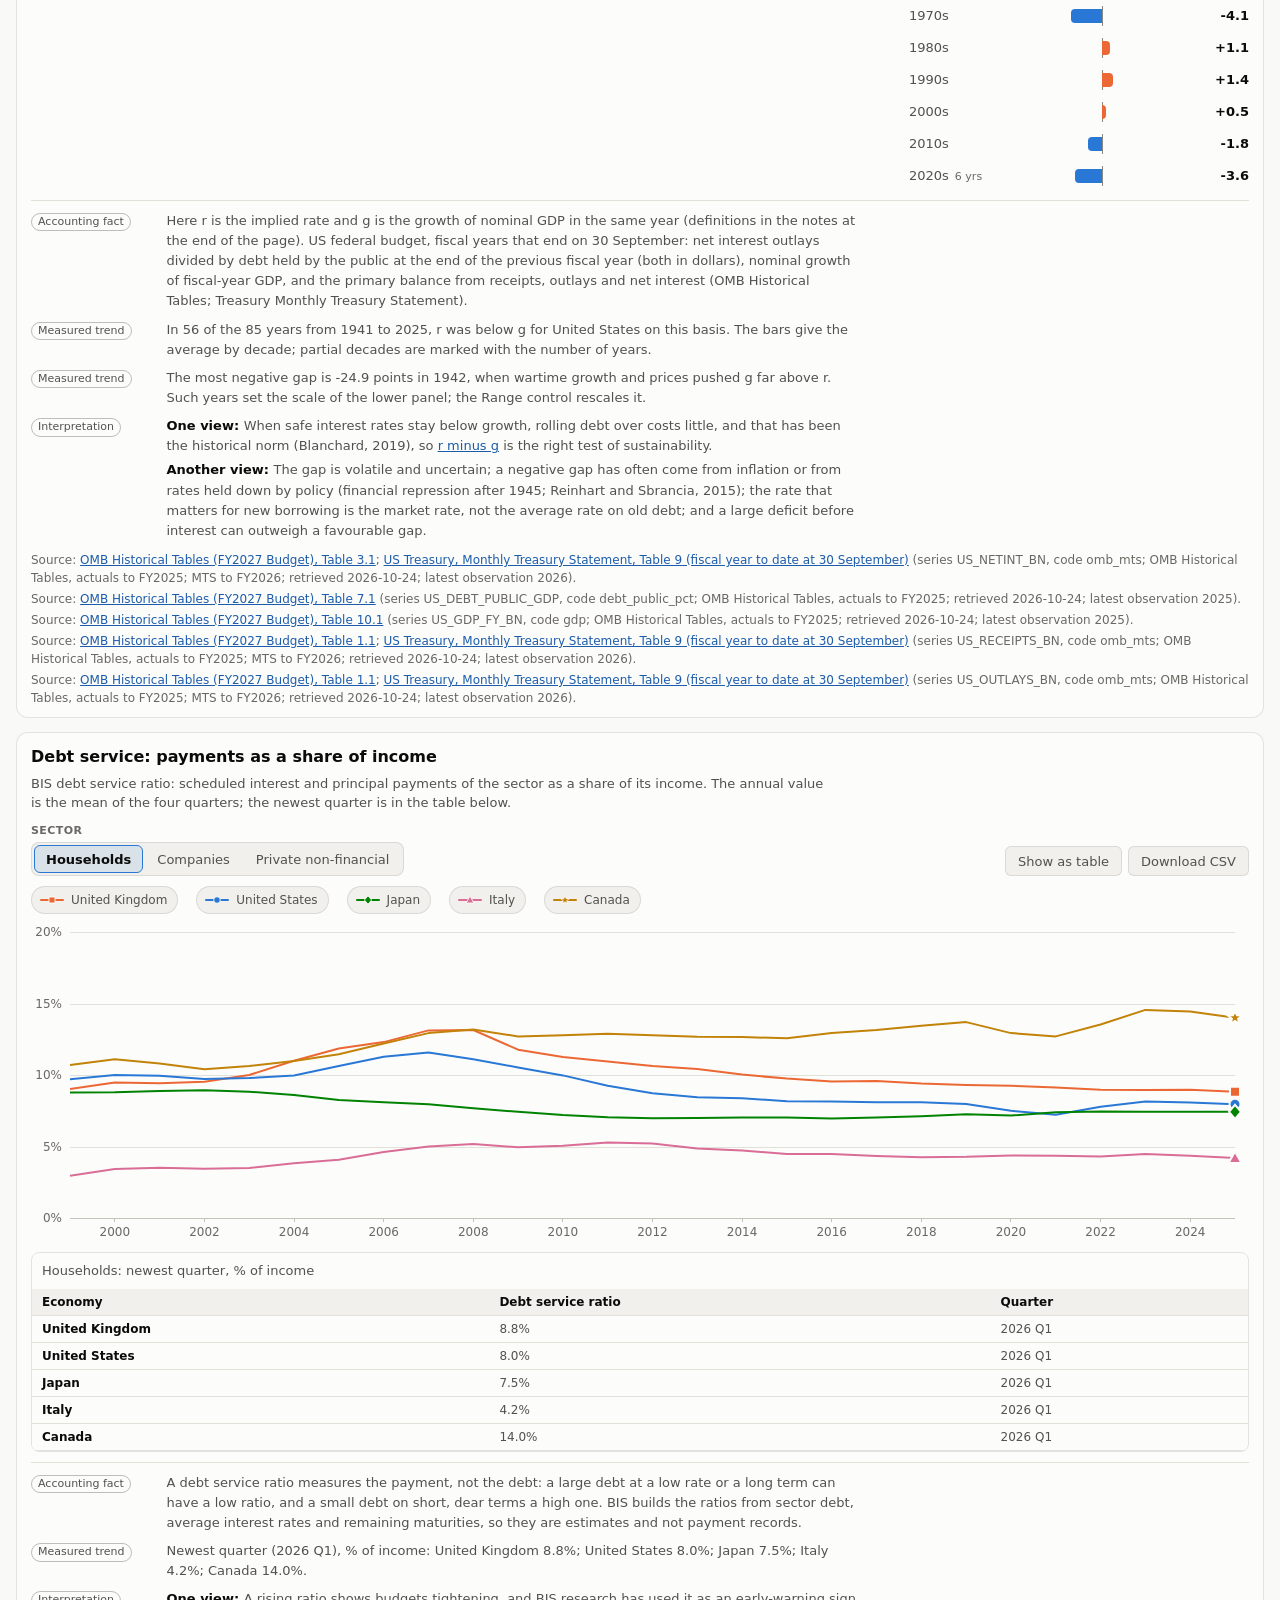
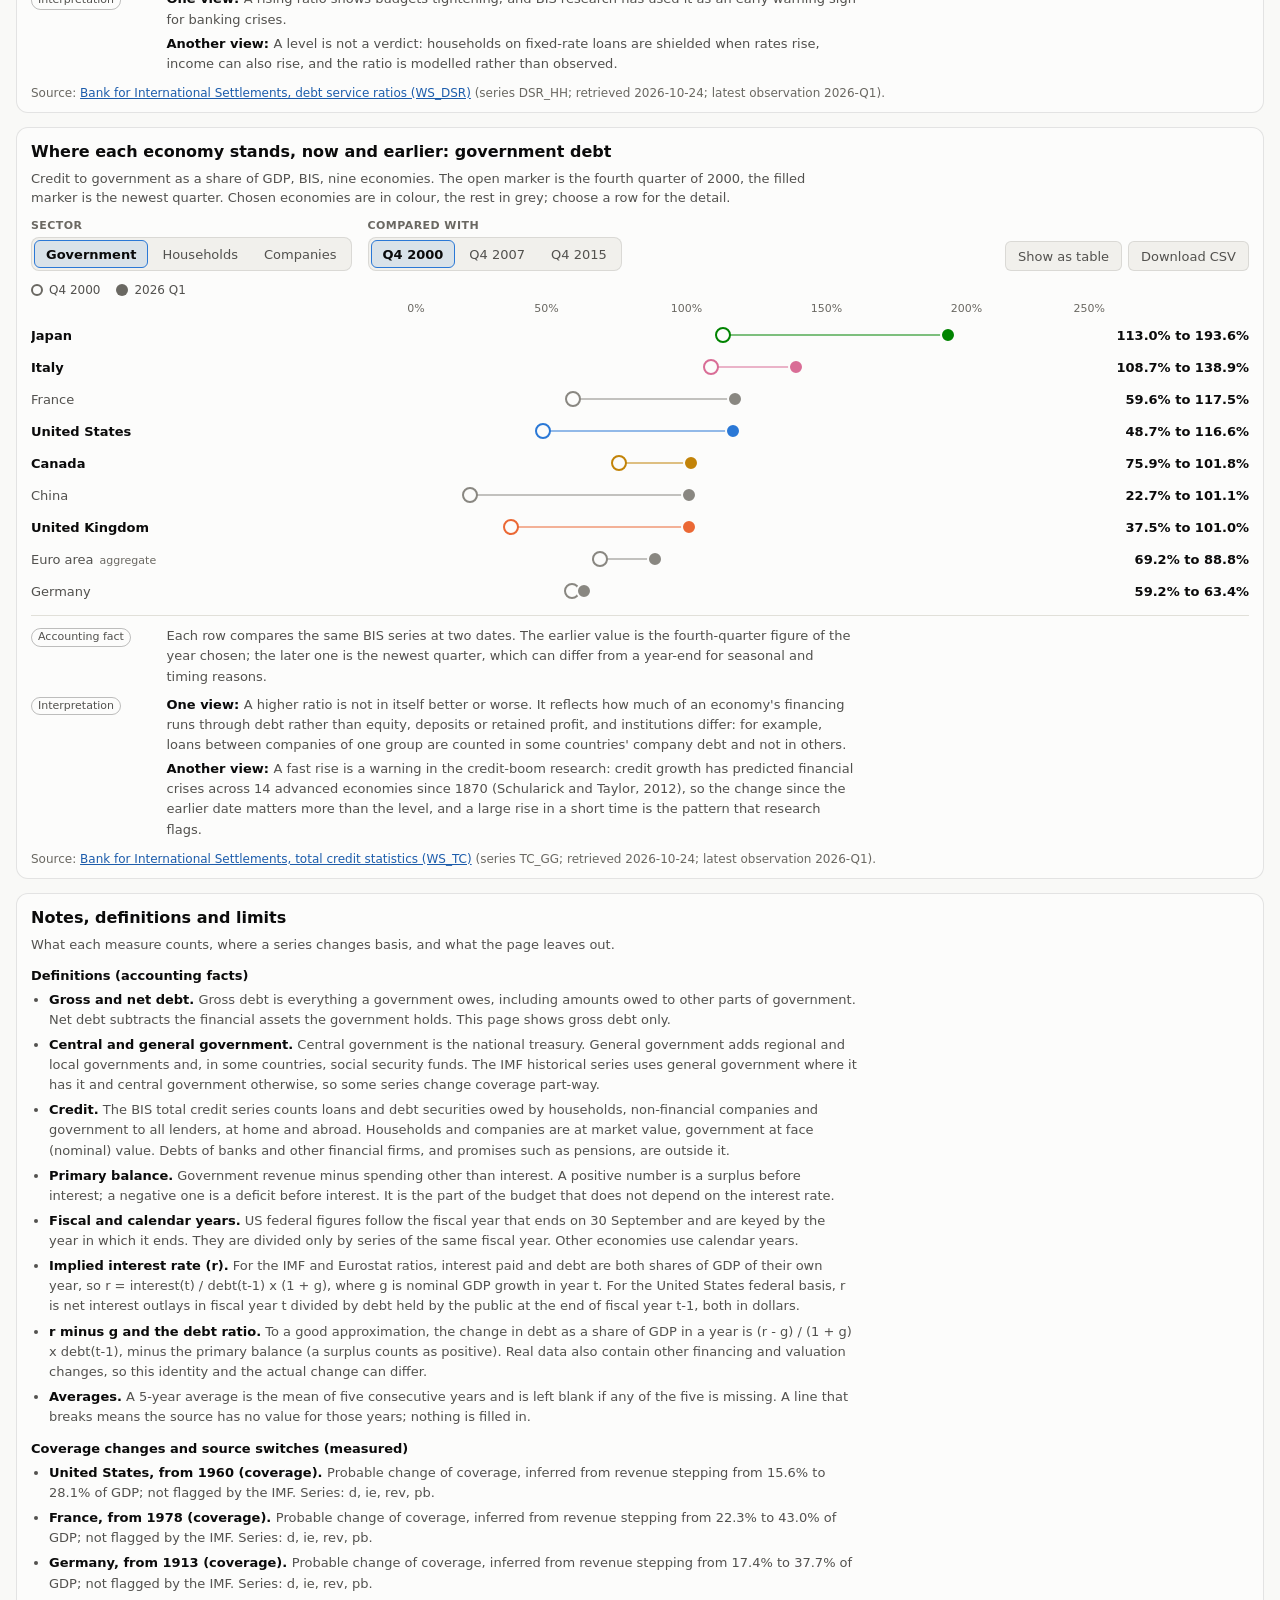
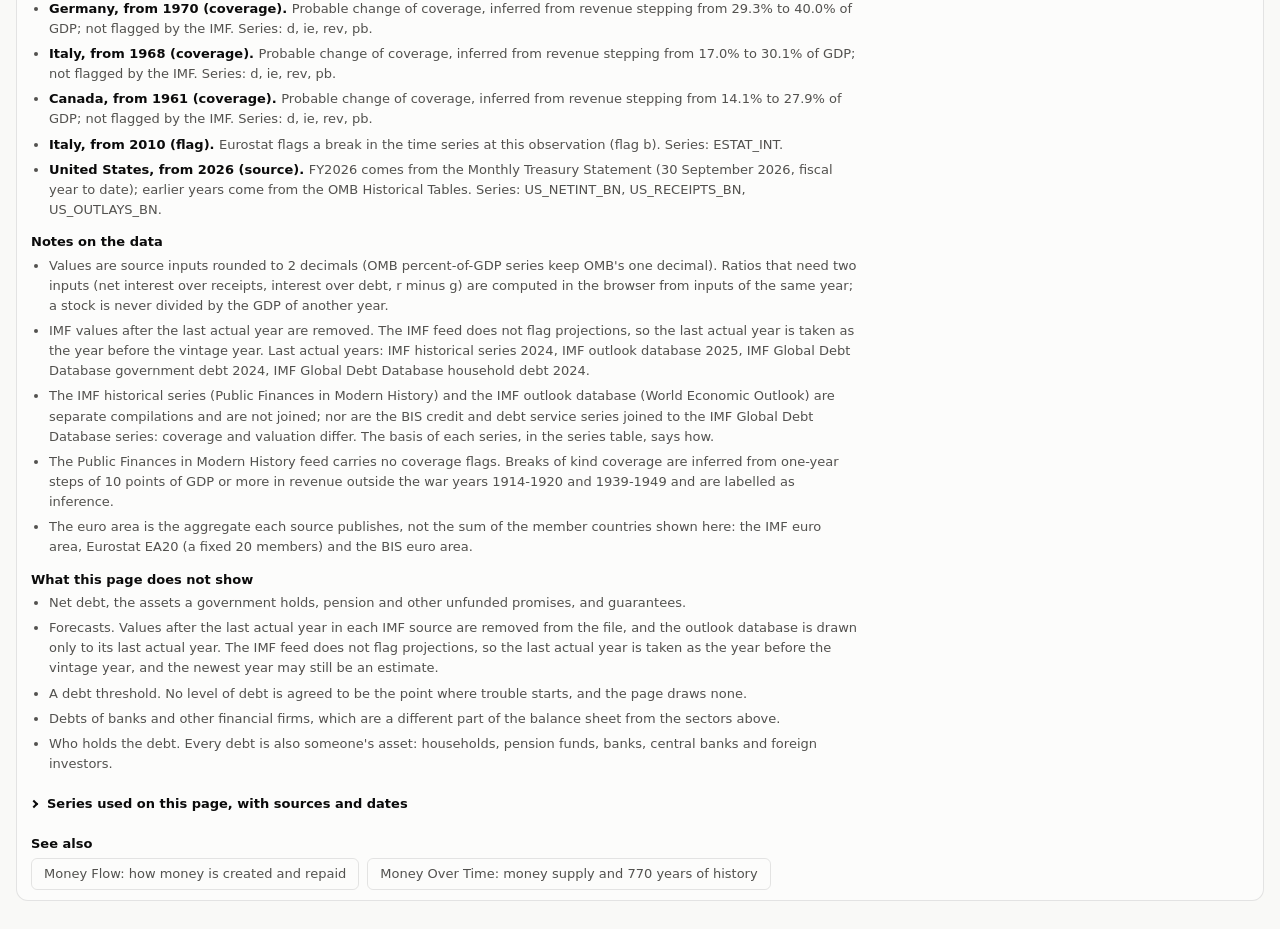
<file: debt.html>
<!doctype html>
<html lang="en">
<head>
<meta charset="utf-8">
<meta name="viewport" content="width=device-width, initial-scale=1">
<meta name="color-scheme" content="dark light">
<title>Debt and Interest</title>
<meta name="description" content="How much governments, households and companies owe in nine economies, what the interest costs, and whether the economy is growing faster than the interest rate, with sources and dates.">
<link rel="icon" href="data:,">
<link rel="stylesheet" href="assets/macro.css?v=20261025">
<link rel="stylesheet" href="assets/ts-chart.css?v=20261025">
<link rel="stylesheet" href="assets/debt.css?v=20261025">
<script src="assets/shell.js?v=20261025"></script><!-- in head so a saved theme is applied before the first paint -->
<!--
  Palette checks (dataviz skill, scripts/validate_palette.js), run for both surfaces.
  No new colour values: every colour is a macro.css token, and a colour follows the economy on every chart.

  Economies in chip and legend order UK, US, Japan, Italy, Canada, China (orange, blue, green, magenta, yellow, aqua):
    dark on #1a1a19:  lightness PASS, chroma PASS, CVD 8.4 PASS, normal 19.3 PASS, contrast PASS (all >= 3:1)
    light on #fcfcfb: lightness PASS, chroma PASS, CVD 8.8 PASS, normal 17.5 PASS, contrast PASS
  The default five (UK, US, Japan, Italy, Canada): CVD 13.0 PASS, normal 19.3 dark and 17.5 light PASS, contrast PASS.
  The all-pairs test fails for six hues (as the skill documents), and choosing only some economies can make two hues
  neighbours that this order keeps apart: orange beside green (UK with Japan only) is 2.7 dark and 3.2 light under protan.
  So identity is never colour alone: every economy has its own end-marker shape, the legend and the filter chips name
  it, end labels name it where they fit, and every chart has a table twin and a CSV.
  Germany, France or the euro area, added one at a time, is drawn in ink (--ink), not in a seventh hue; the faint
  context lines are --faint, and neither is a categorical colour.

  Orange (r above g) and blue (r below g) for the r minus g columns, a polarity pair and not countries:
    dark:  CVD 26.8 PASS, normal 31.8 PASS, contrast PASS
    light: CVD 24.7 PASS, normal 33.6 PASS, contrast PASS
  The key line beside that chart says what each side means, and the column sign is also the readout text.
-->
</head>
<body>
<a class="skip-link" href="#main">Skip to the page</a>

<header class="appbar">
  <a class="brand" href="index.html"><span class="brand-dot" aria-hidden="true"></span>Macro Organizm</a>
  <h1 class="page-title">Debt and Interest</h1>
  <nav class="appnav" aria-label="Pages">
    <button class="navmenu-btn" type="button" aria-expanded="false" aria-controls="navlinks"><span class="navmenu-kicker">Menu</span><span class="navmenu-label"></span><span class="navmenu-chev" aria-hidden="true"></span></button>
    <div class="navlinks" id="navlinks">
      <div class="navgroup" role="group" aria-label="Money">
        <a href="index.html" data-desc="Seven numbers and eight claims, tested">Start</a>
        <a href="money-flow.html" data-desc="How money is created and repaid">Money Flow</a>
        <a href="monetary-history.html" data-desc="M0 to M4 and 770 years of money">Money Over Time</a>
        <a href="debt.html" aria-current="page" data-desc="Who owes what, and what it costs">Debt</a>
        <a href="prices.html" data-desc="What things cost in hours of work">Prices</a>
      </div>
      <span class="navdivider" aria-hidden="true"></span>
      <div class="navgroup" role="group" aria-label="Power">
        <a href="world-powers.html" data-desc="Ties between states, with sources">Nations</a>
        <a href="power-structure.html" data-desc="Ownership and funding ties">Power Structure</a>
      </div>
    </div>
  </nav>
  <span class="spacer"></span>
  <button class="btn" id="theme-btn" type="button" aria-label="Switch theme">Theme</button>
</header>

<noscript>
  <div class="load-error"><h2>JavaScript is required</h2><p>This page draws its charts and tables in the browser.</p></div>
</noscript>

<div id="load-error" class="load-error" role="alert" hidden>
  <h2 id="load-error-title">The page could not load</h2>
  <p id="load-error-detail"></p>
</div>

<div id="app">
  <div class="shell shell--single">
    <main id="main" class="main dp-main" tabindex="-1">

      <div class="dp-intro">
        <p class="dp-lede">How much governments, households and companies owe, what the interest on it costs, and whether the economy is growing faster than the interest rate. Every figure is a published measurement with its source and date. This page does not say how much debt is too much; economists disagree about that, and both sides are shown.</p>
        <p class="dp-fine" id="dp-asof"></p>
        <p class="dp-fine">The economies are the largest advanced economies plus China, chosen for data coverage and not as a representative sample. Low-debt advanced economies such as Australia, Switzerland or Norway are not included. The page starts with the UK, US, Japan, Italy and Canada; Germany, France and the euro area can be added, and the grey lines show the rest.</p>
        <p class="dp-fine">On any chart, point or touch to read the values for one year. With a keyboard, focus the chart and use the arrow keys (Shift for a year at a time, Home and End to jump, Escape to close). Every chart has a table and a CSV of the same numbers.</p>
        <p class="dp-fine">Notes under each chart are tagged <b>Accounting fact</b> (a definition or an identity), <b>Measured trend</b> (computed from the data on the page) or <b>Interpretation</b> (a reading people dispute, with the strongest case on each side).</p>
      </div>

      <div class="toolbar dp-tools" id="dp-tools" role="group" aria-label="Controls for every chart on this page"></div>

      <section class="dp-glance" id="glance" aria-labelledby="glance-title">
        <h2 id="glance-title">At a glance</h2>
        <div class="dp-kpis" id="dp-kpis"></div>
        <p class="dp-fine" id="dp-kpi-note"></p>
      </section>

      <div class="dp-cards" id="dp-cards"></div>

      <section class="card chartcard dp-card dp-method" id="notes" aria-labelledby="notes-title">
        <div class="chart-head">
          <h2 class="chart-title" id="notes-title">Notes, definitions and limits</h2>
          <p class="chart-sub">What each measure counts, where a series changes basis, and what the page leaves out.</p>
        </div>

        <div>
          <h3>Definitions (accounting facts)</h3>
          <ul>
            <li><b>Gross and net debt.</b> Gross debt is everything a government owes, including amounts owed to other parts of government. Net debt subtracts the financial assets the government holds. This page shows gross debt only.</li>
            <li id="def-central-general"><b>Central and general government.</b> Central government is the national treasury. General government adds regional and local governments and, in some countries, social security funds. The IMF historical series uses general government where it has it and central government otherwise, so some series change coverage part-way.</li>
            <li><b>Credit.</b> The BIS total credit series counts loans and debt securities owed by households, non-financial companies and government to all lenders, at home and abroad. Households and companies are at market value, government at face (nominal) value. Debts of banks and other financial firms, and promises such as pensions, are outside it.</li>
            <li id="def-primary-balance"><b>Primary balance.</b> Government revenue minus spending other than interest. A positive number is a surplus before interest; a negative one is a deficit before interest. It is the part of the budget that does not depend on the interest rate.</li>
            <li><b>Fiscal and calendar years.</b> US federal figures follow the fiscal year that ends on 30 September and are keyed by the year in which it ends. They are divided only by series of the same fiscal year. Other economies use calendar years.</li>
            <li><b>Implied interest rate (r).</b> For the IMF and Eurostat ratios, interest paid and debt are both shares of GDP of their own year, so r = interest(t) / debt(t-1) x (1 + g), where g is nominal GDP growth in year t. For the United States federal basis, r is net interest outlays in fiscal year t divided by debt held by the public at the end of fiscal year t-1, both in dollars.</li>
            <li id="def-r-minus-g"><b>r minus g and the debt ratio.</b> To a good approximation, the change in debt as a share of GDP in a year is (r - g) / (1 + g) x debt(t-1), minus the primary balance (a surplus counts as positive). Real data also contain other financing and valuation changes, so this identity and the actual change can differ.</li>
            <li><b>Averages.</b> A 5-year average is the mean of five consecutive years and is left blank if any of the five is missing. A line that breaks means the source has no value for those years; nothing is filled in.</li>
          </ul>
        </div>

        <div>
          <h3>Coverage changes and source switches (measured)</h3>
          <ul id="dp-breaks"></ul>
        </div>

        <div>
          <h3>Notes on the data</h3>
          <ul id="dp-datanotes"></ul>
        </div>

        <div>
          <h3>What this page does not show</h3>
          <ul>
            <li>Net debt, the assets a government holds, pension and other unfunded promises, and guarantees.</li>
            <li>Forecasts. Values after the last actual year in each IMF source are removed from the file, and the outlook database is drawn only to its last actual year. The IMF feed does not flag projections, so the last actual year is taken as the year before the vintage year, and the newest year may still be an estimate.</li>
            <li>A debt threshold. No level of debt is agreed to be the point where trouble starts, and the page draws none.</li>
            <li>Debts of banks and other financial firms, which are a different part of the balance sheet from the sectors above.</li>
            <li>Who holds the debt. Every debt is also someone's asset: households, pension funds, banks, central banks and foreign investors.</li>
          </ul>
        </div>

        <details id="dp-series">
          <summary>Series used on this page, with sources and dates</summary>
          <div class="tableview" id="dp-series-table" tabindex="0" role="region" aria-label="Series used on this page"></div>
        </details>

        <div>
          <h3>See also</h3>
          <div class="dp-links">
            <a href="money-flow.html">Money Flow: how money is created and repaid</a>
            <a href="monetary-history.html">Money Over Time: money supply and 770 years of history</a>
          </div>
        </div>
      </section>

    </main>
  </div>
</div>

<div id="dialog-root"></div>

<script src="data/debt.js?v=20261025"></script>
<script src="assets/ui.js?v=20261025"></script>
<script src="assets/derive.js?v=20261025"></script>
<script src="assets/ts-chart.js?v=20261025"></script>
<script src="assets/debt.js?v=20261025"></script>
</body>
</html>
</file>
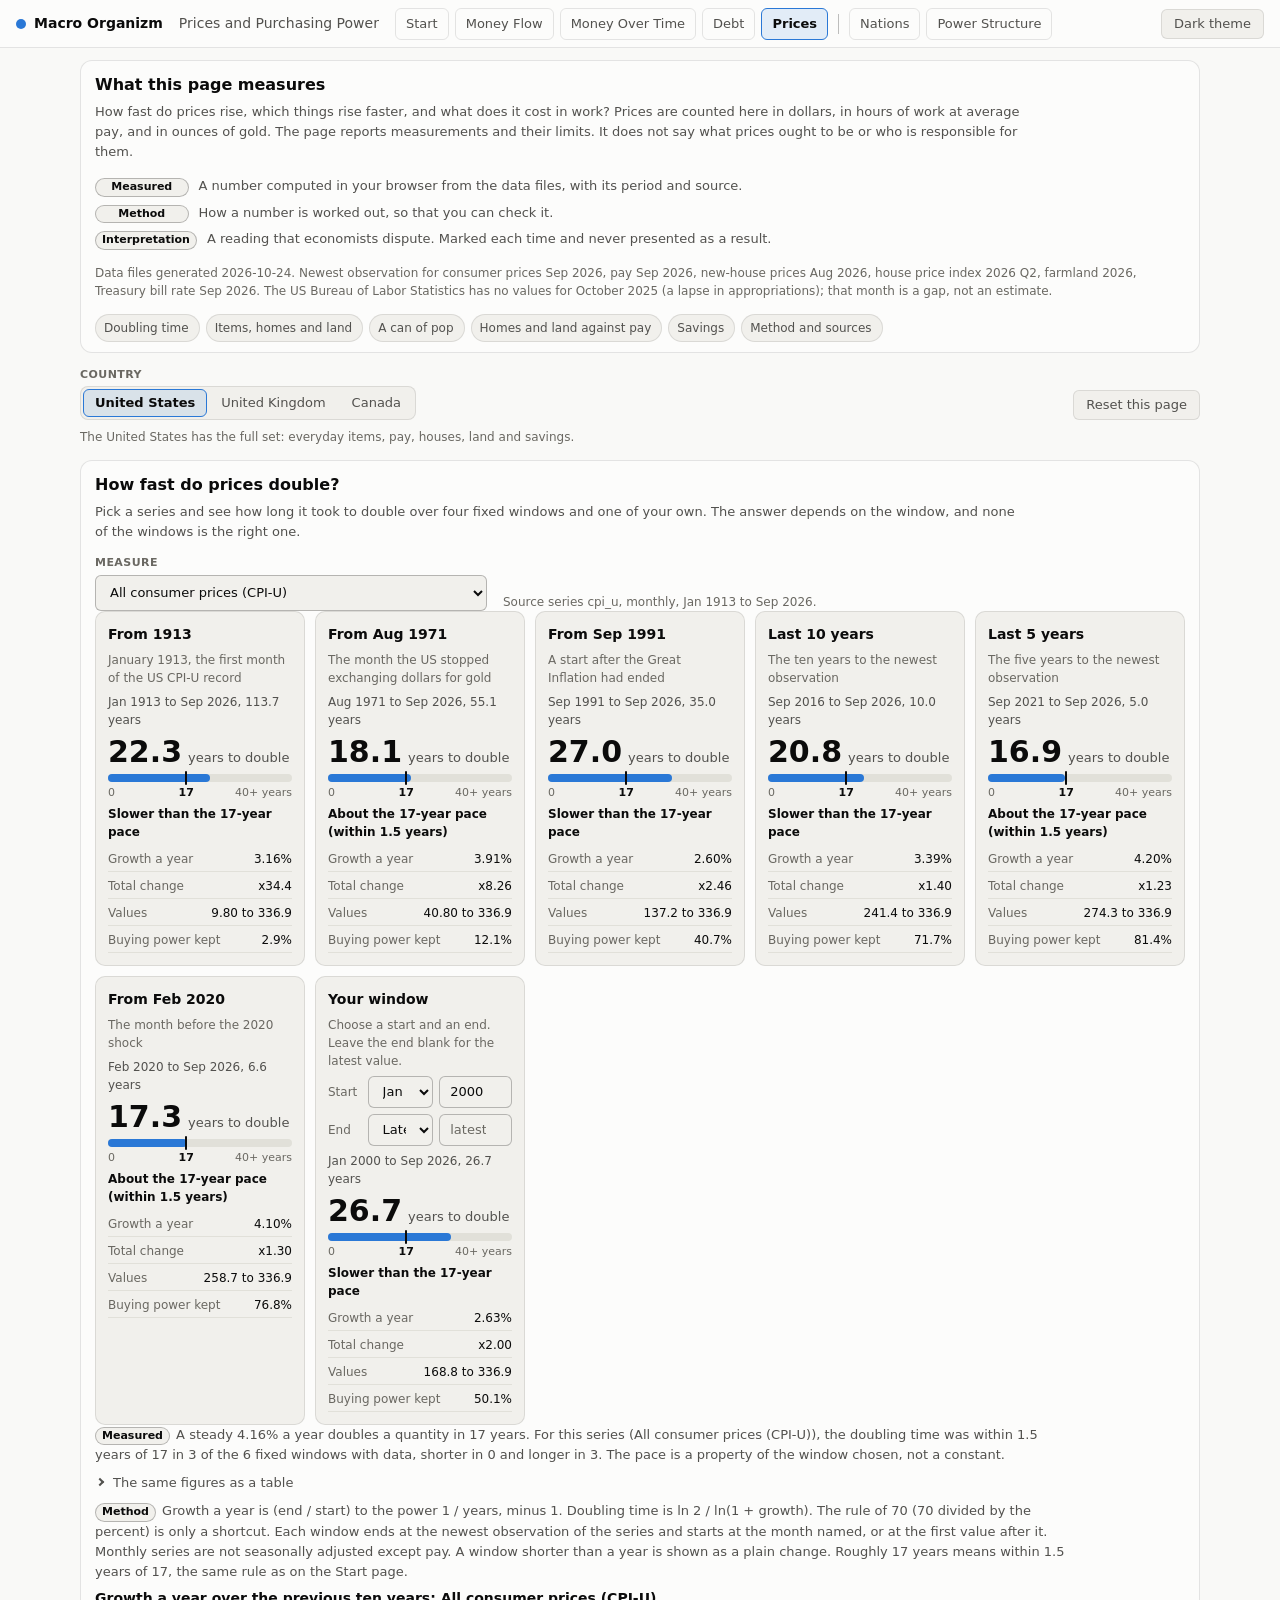
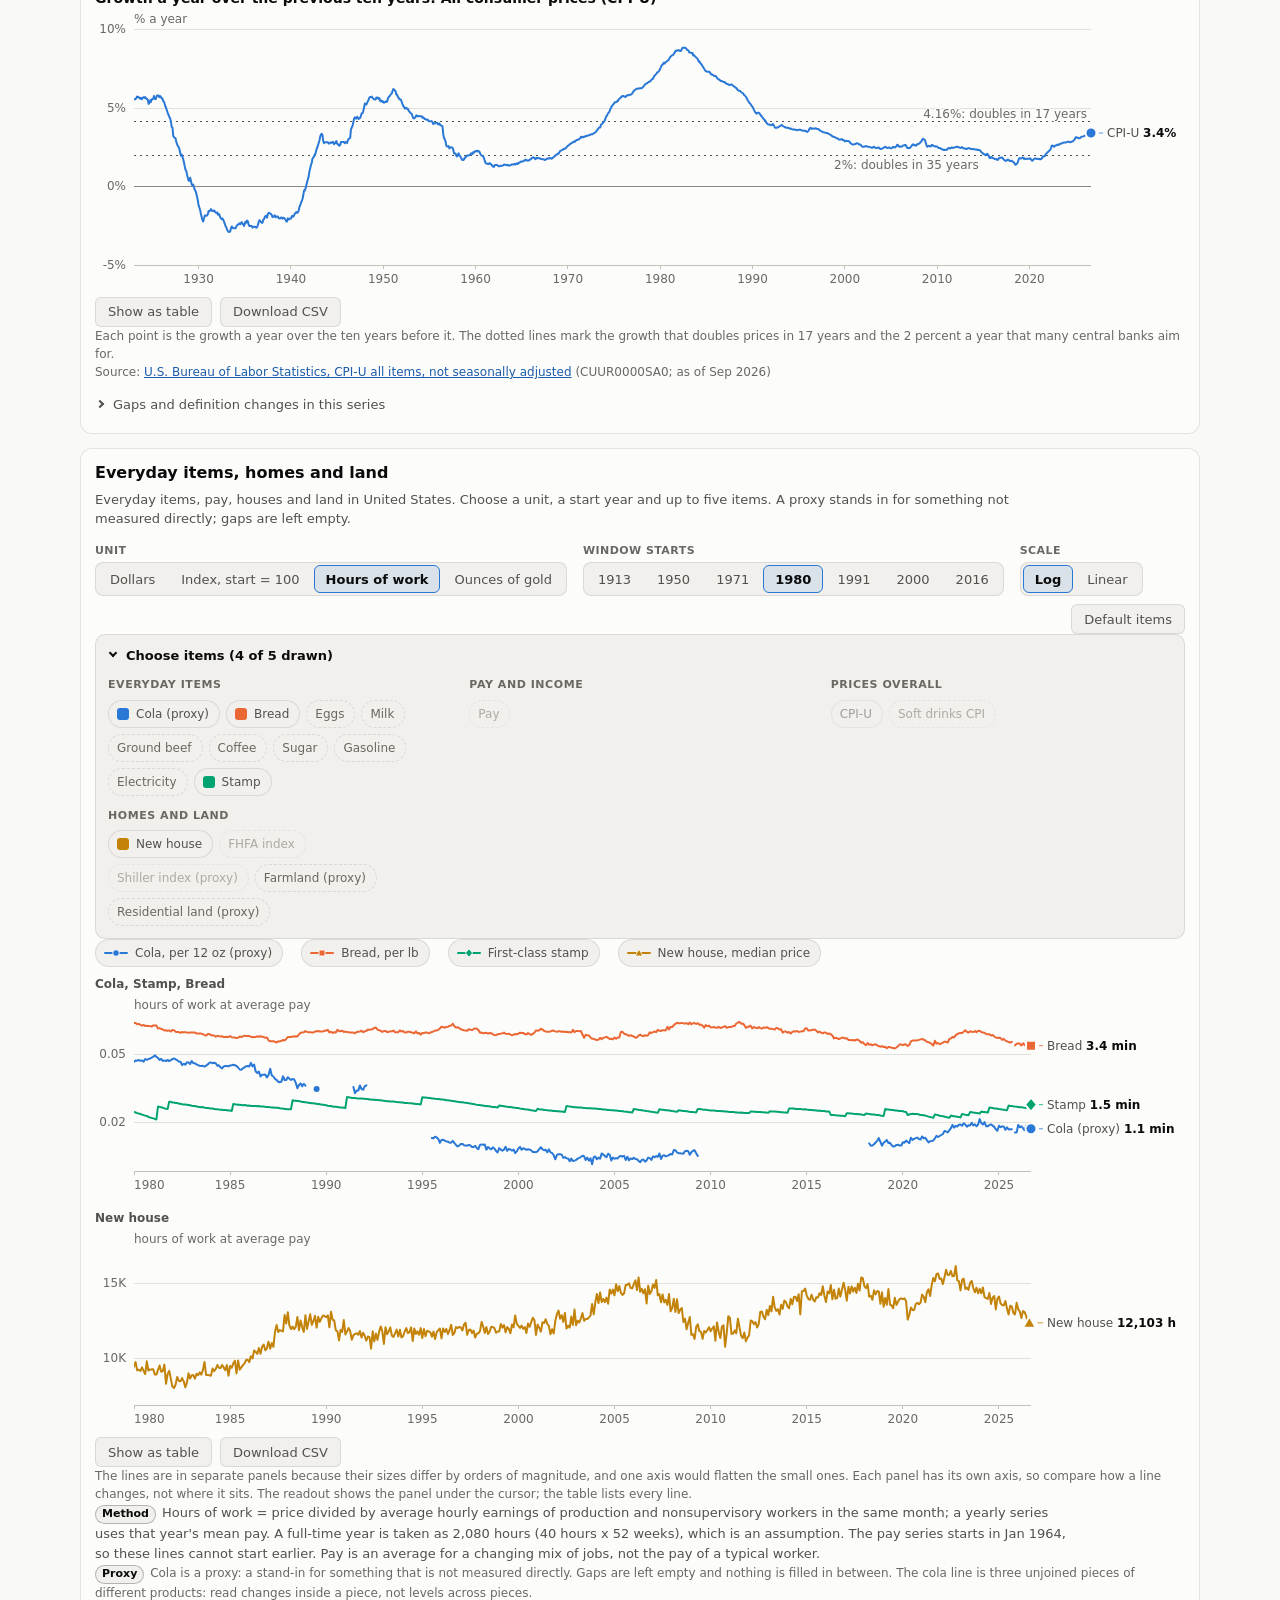
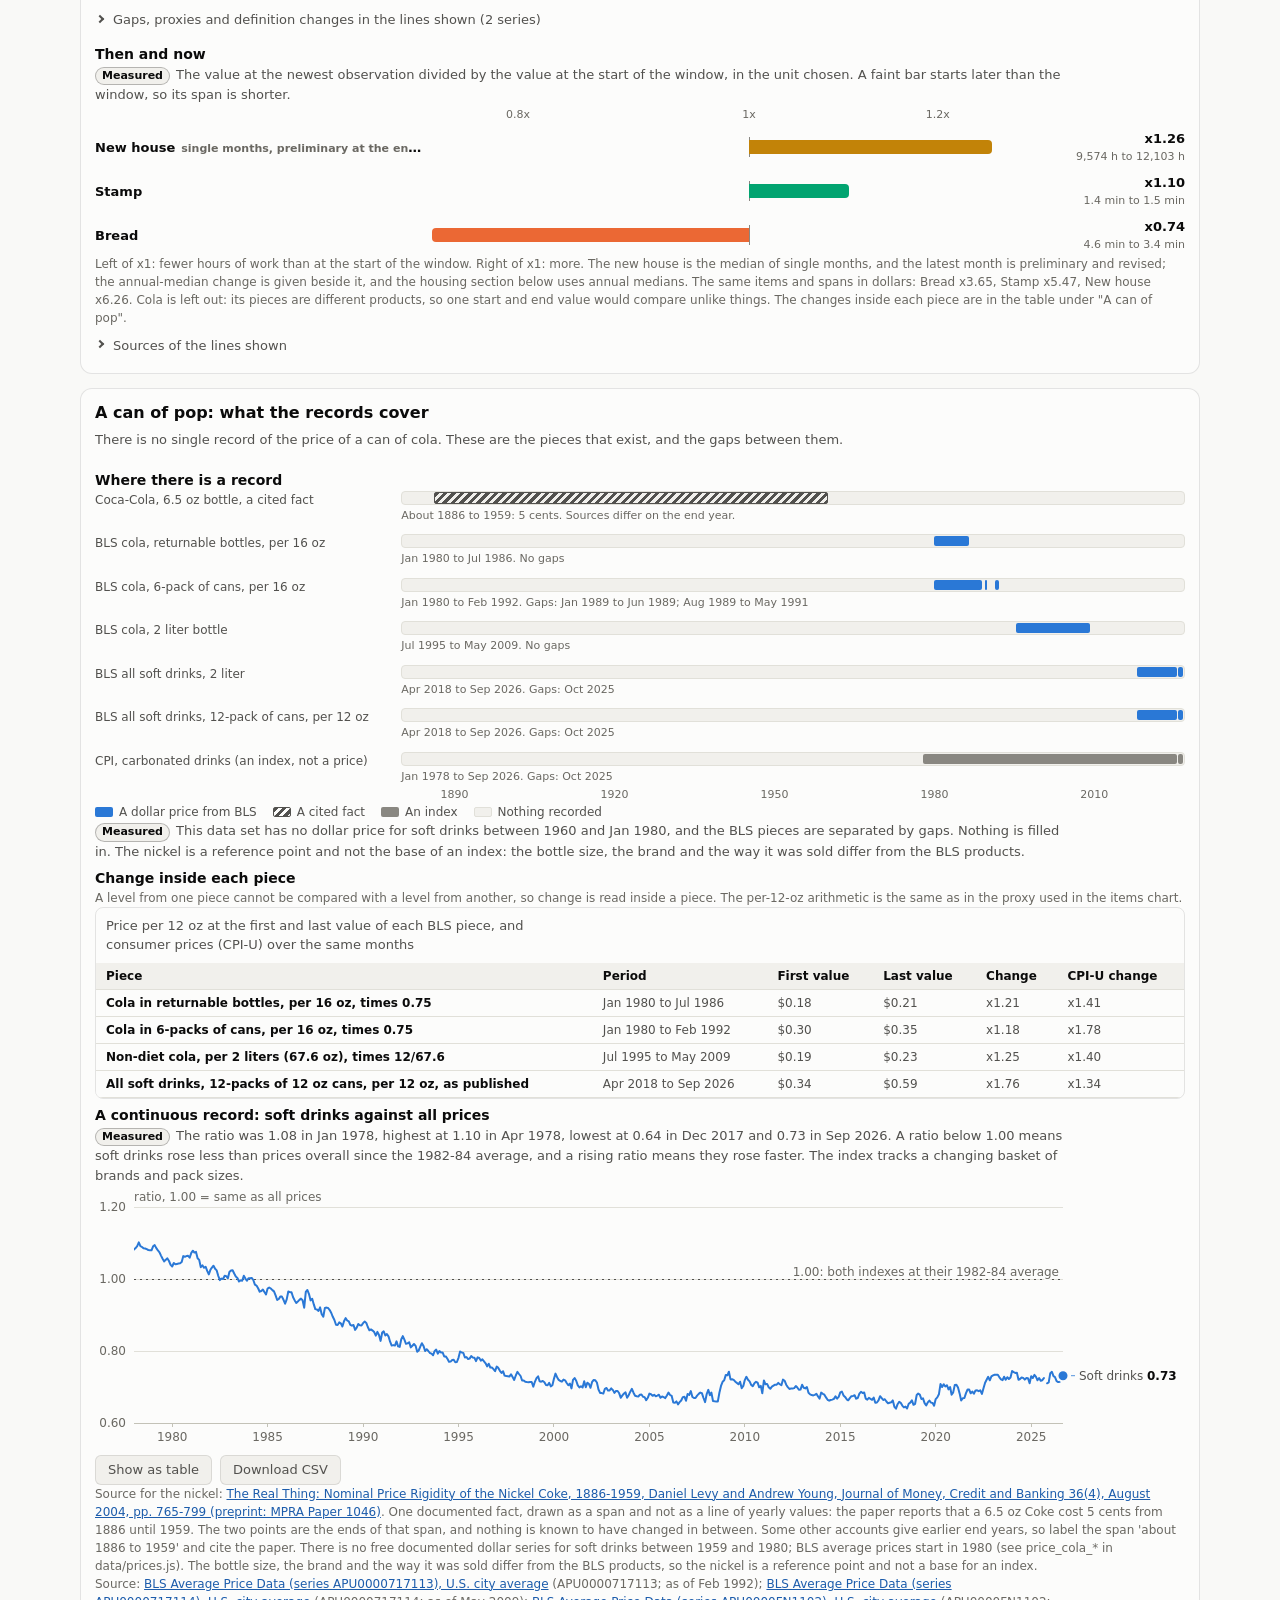
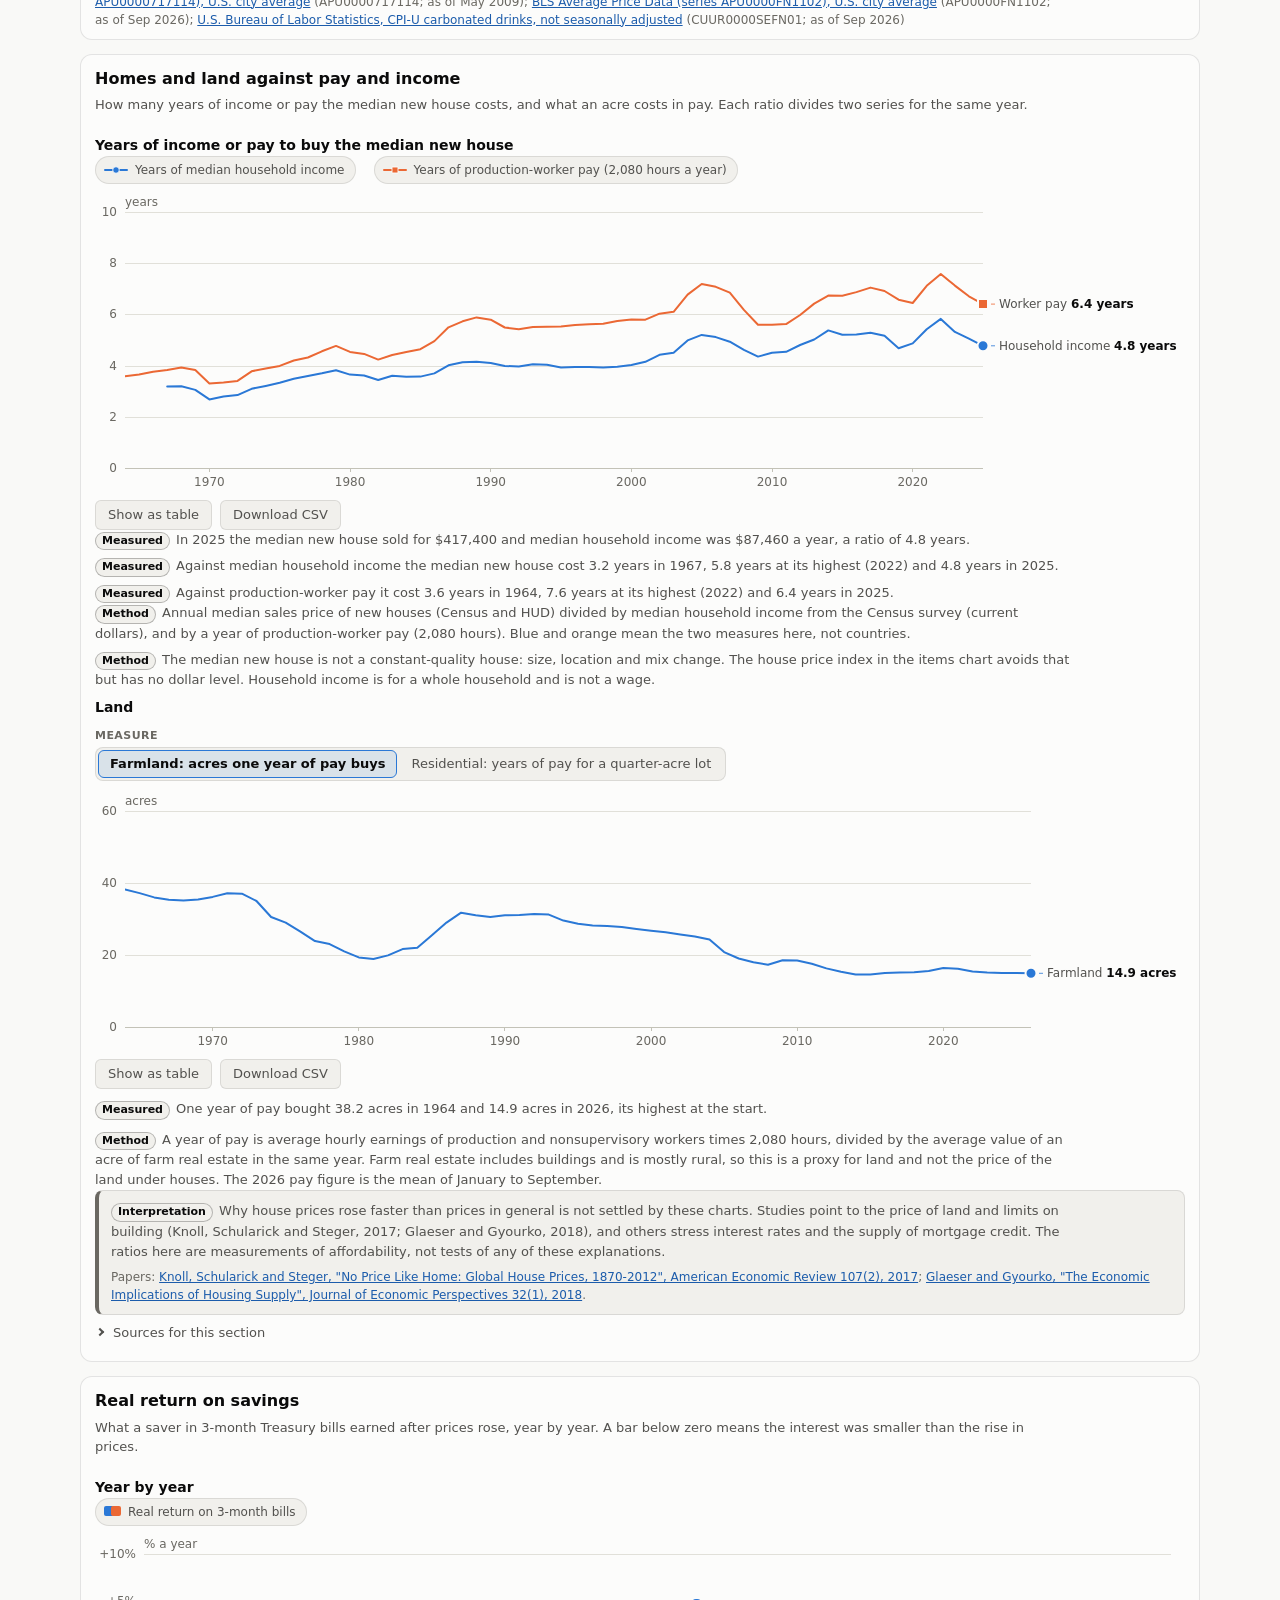
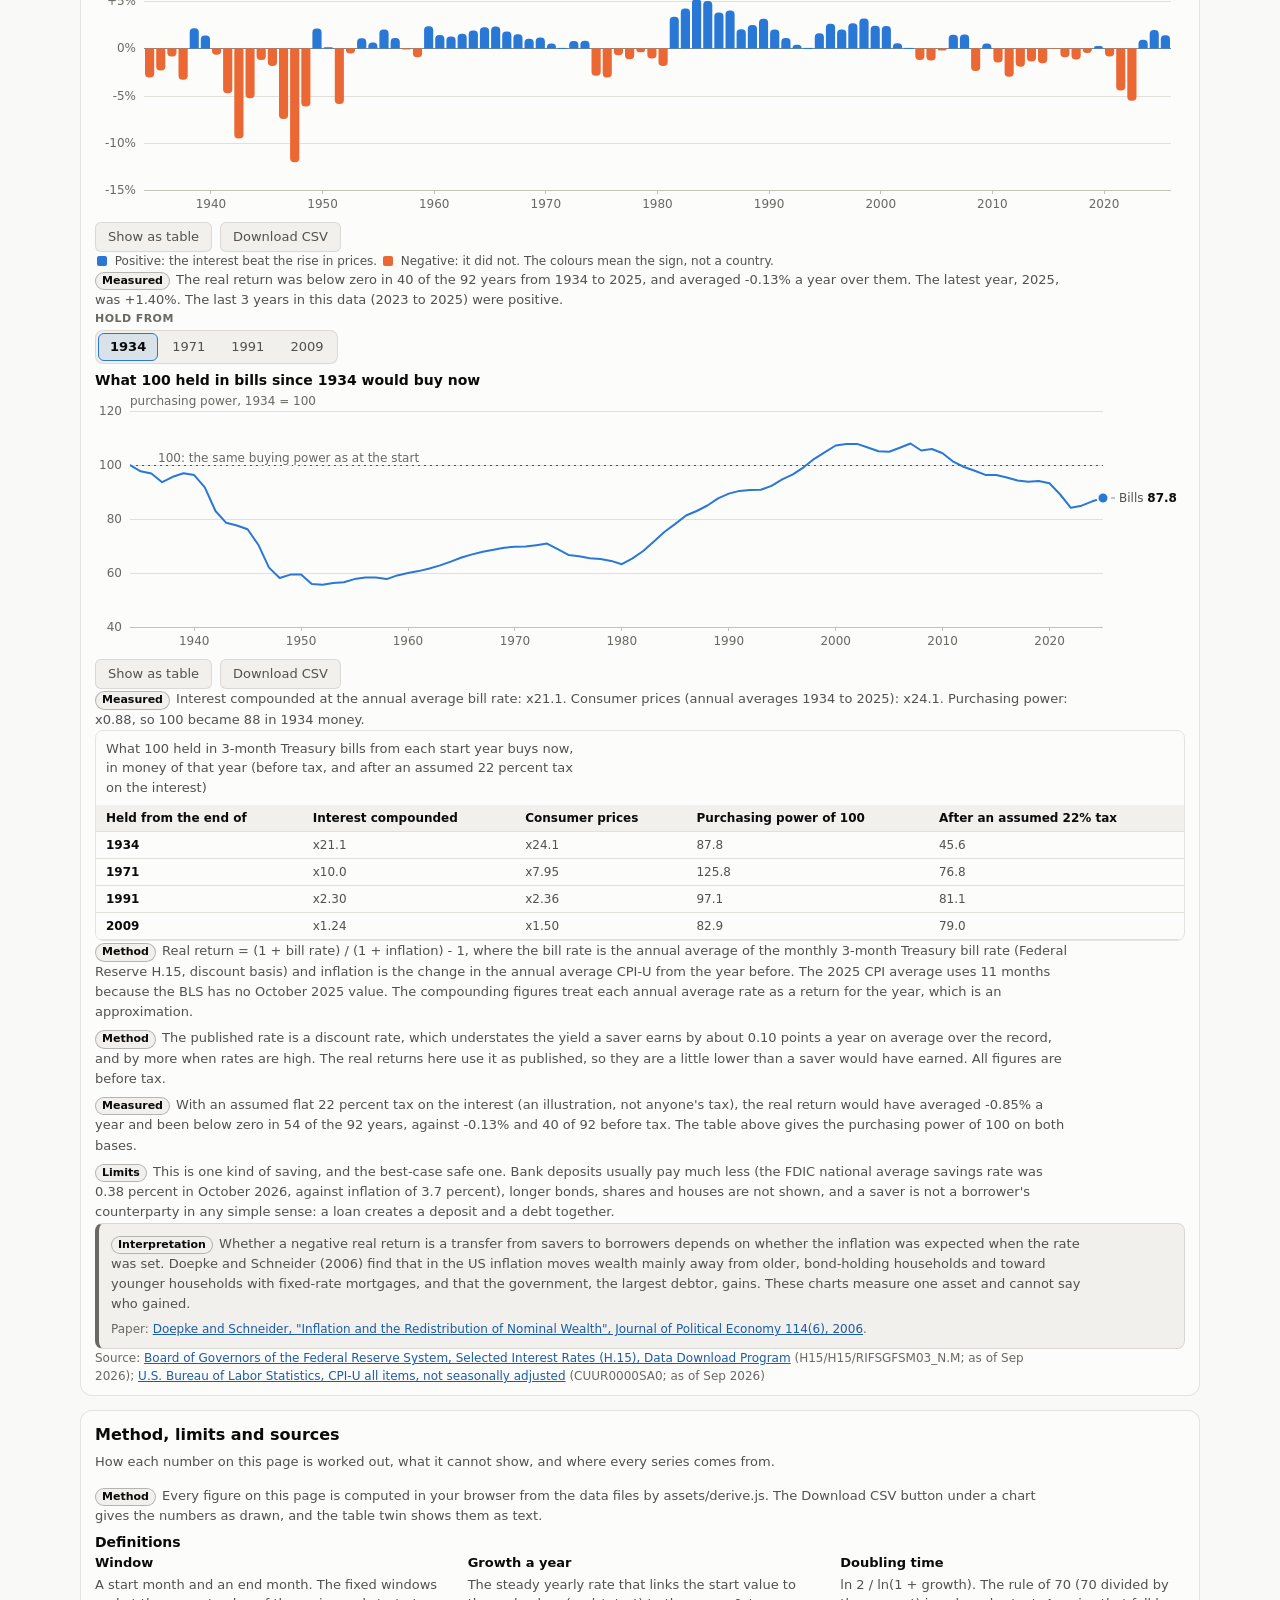
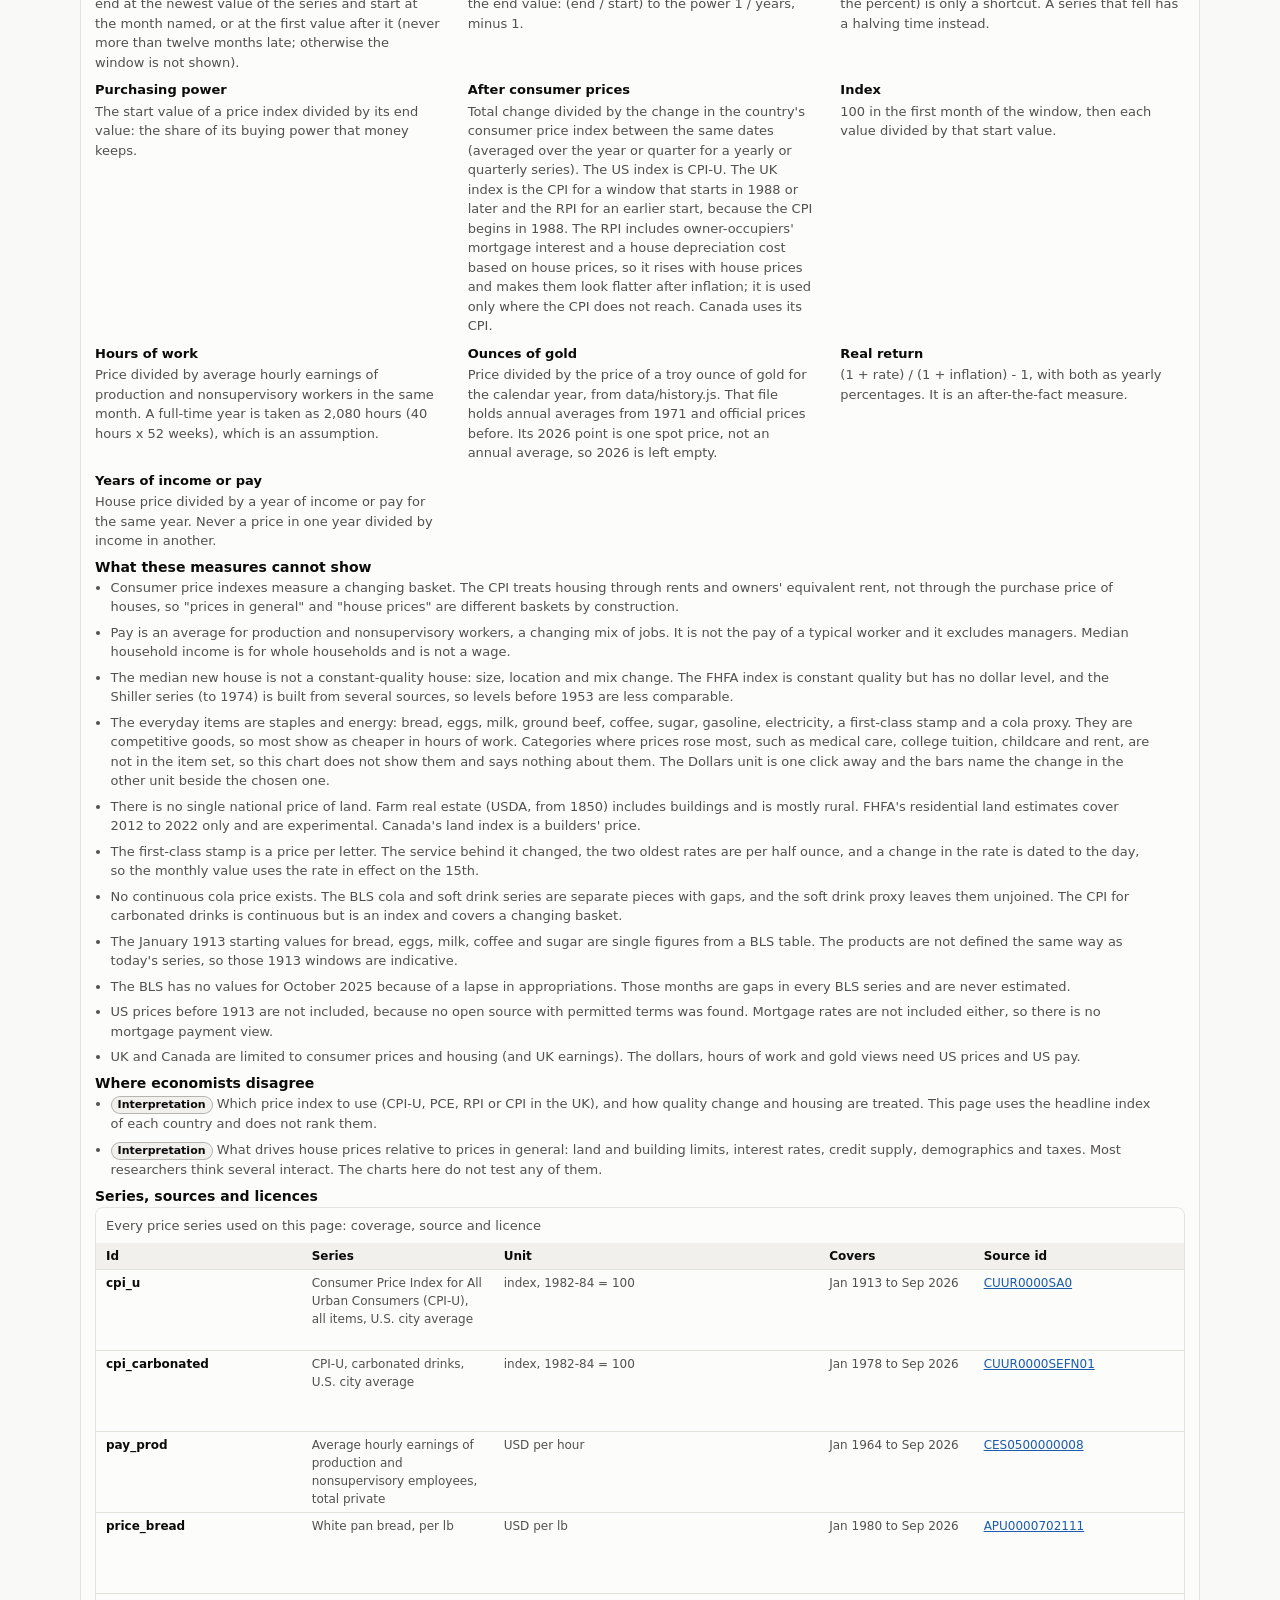
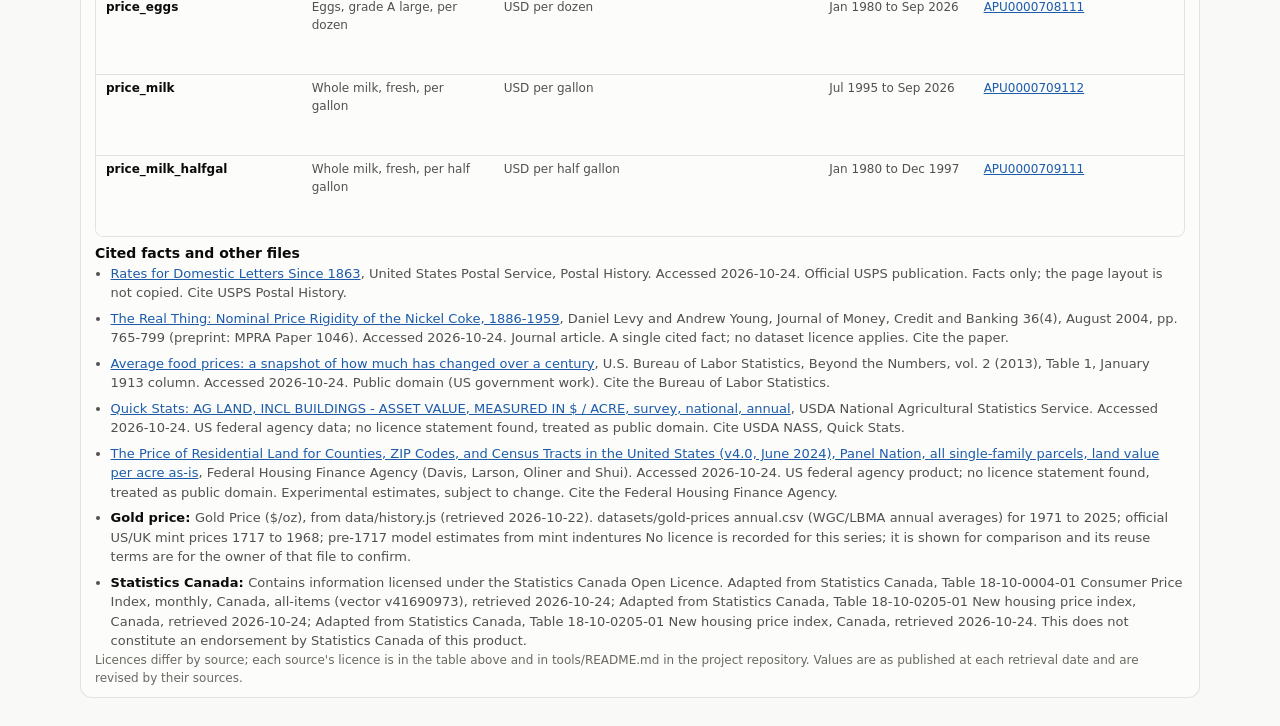
<file: prices.html>
<!doctype html>
<html lang="en">
<head>
<meta charset="utf-8">
<meta name="viewport" content="width=device-width, initial-scale=1">
<meta name="color-scheme" content="dark light">
<title>Prices and Purchasing Power</title>
<meta name="description" content="How fast prices double over four fixed windows and your own, and what everyday items, houses and land cost in dollars, hours of work and ounces of gold, with gaps and proxies marked and every source shown.">
<link rel="icon" href="data:,">
<link rel="stylesheet" href="assets/macro.css?v=20261025">
<link rel="stylesheet" href="assets/ts-chart.css?v=20261025">
<link rel="stylesheet" href="assets/prices.css?v=20261025">
<script src="assets/shell.js?v=20261025"></script><!-- in head so a saved theme is applied before the first paint -->
<!--
  Palette checks (dataviz skill, scripts/validate_palette.js), run for both surfaces.
  No new colour values: every mark is a macro.css token.

  Items chart. Colour follows the item while it is drawn: the first free slot in the fixed order blue, orange, aqua,
  yellow, magenta, preferring a slot that does not pair badly with those already in use. Survivors keep their colour when
  another item is added or removed. At most five items are drawn. Legend order is slot order.
    dark on #1a1a19, five slots:  lightness PASS, chroma PASS, CVD 8.4 PASS (worst adjacent aqua/yellow, protan),
      normal 19.3 PASS, contrast PASS (all >= 3:1)
    light on #fcfcfb, five slots: lightness PASS, chroma PASS, CVD 8.8 PASS, normal 17.5 PASS, contrast PASS
    first four slots: dark CVD 8.4 and normal 19.8 PASS; light CVD 8.8 and normal 19.2 PASS
  The all-pairs test (any two lines can meet) does not hold for more than three items, as the skill documents:
    blue/orange/aqua, blue/aqua/yellow and blue/yellow/magenta are clean in both modes; a fourth or fifth item adds a weak
    pair (orange/yellow normal 10.6 dark and 9.9 light; orange/magenta 11.6 and 12.0; aqua/magenta CVD 1.6 and 5.1).
    The default view draws four items with bread (orange) and the new house (yellow) five orders of magnitude apart.
    For these pairs identity is also carried by the legend, the picker chips, a different end-marker shape per slot,
    direct end labels (up to four lines), highlight on legend hover, the readout, and the table twin of every chart.

  Real return columns and the house-price pairs. Blue (positive) and orange (negative) columns: dark CVD 26.8,
  normal 31.8 PASS; light CVD 24.7, normal 33.6 PASS. There the two colours mean sign (and, in the house chart, which
  measure), never a country, and the key says so. A single line (rolling growth, relative price, cumulative value) is
  --accent; reference lines are neutral (--ink-2 for CPI, --muted for guides).

  The coverage strip for the pop records uses one hue (--accent) for dollar prices and neutral tones for the index and
  the nickel span; rows are named in text, so colour carries no identity.
-->
</head>
<body>
<a class="skip-link" href="#main">Skip to the page</a>

<header class="appbar">
  <a class="brand" href="index.html"><span class="brand-dot" aria-hidden="true"></span>Macro Organizm</a>
  <h1 class="page-title">Prices and Purchasing Power</h1>
  <nav class="appnav" aria-label="Pages">
    <button class="navmenu-btn" type="button" aria-expanded="false" aria-controls="navlinks"><span class="navmenu-kicker">Menu</span><span class="navmenu-label"></span><span class="navmenu-chev" aria-hidden="true"></span></button>
    <div class="navlinks" id="navlinks">
      <div class="navgroup" role="group" aria-label="Money">
        <a href="index.html" data-desc="Seven numbers and eight claims, tested">Start</a>
        <a href="money-flow.html" data-desc="How money is created and repaid">Money Flow</a>
        <a href="monetary-history.html" data-desc="M0 to M4 and 770 years of money">Money Over Time</a>
        <a href="debt.html" data-desc="Who owes what, and what it costs">Debt</a>
        <a href="prices.html" aria-current="page" data-desc="What things cost in hours of work">Prices</a>
      </div>
      <span class="navdivider" aria-hidden="true"></span>
      <div class="navgroup" role="group" aria-label="Power">
        <a href="world-powers.html" data-desc="Ties between states, with sources">Nations</a>
        <a href="power-structure.html" data-desc="Ownership and funding ties">Power Structure</a>
      </div>
    </div>
  </nav>
  <span class="spacer"></span>
  <button class="btn" id="theme-btn" type="button" aria-label="Switch theme">Theme</button>
</header>

<noscript>
  <div class="load-error"><h2>JavaScript is required</h2><p>This page computes its figures and draws its charts in the browser from the data files.</p></div>
</noscript>

<div id="load-error" class="load-error" role="alert" hidden>
  <h2 id="load-error-title">The page could not load</h2>
  <p id="load-error-detail"></p>
</div>

<div id="app">
  <div class="shell shell--single">
    <main id="main" class="main pr-main" tabindex="-1">

      <section class="card chartcard pr-intro" aria-labelledby="intro-h">
        <div class="chart-head">
          <h2 class="chart-title" id="intro-h">What this page measures</h2>
          <p class="plain pr-lead">How fast do prices rise, which things rise faster, and what does it cost in work? Prices are counted here in dollars, in hours of work at average pay, and in ounces of gold. The page reports measurements and their limits. It does not say what prices ought to be or who is responsible for them.</p>
        </div>
        <ul class="pr-kinds" aria-label="How statements are labelled">
          <li><span class="badge pr-kind">Measured</span><span>A number computed in your browser from the data files, with its period and source.</span></li>
          <li><span class="badge pr-kind">Method</span><span>How a number is worked out, so that you can check it.</span></li>
          <li><span class="badge pr-kind">Interpretation</span><span>A reading that economists dispute. Marked each time and never presented as a result.</span></li>
        </ul>
        <p class="chart-note" id="pr-asof"></p>
        <nav class="pr-jump" aria-label="On this page" id="pr-jump"></nav>
      </section>

      <div class="toolbar pr-toolbar" id="pr-toolbar"></div>

      <section class="card chartcard pr-sec" id="doubling" aria-labelledby="doubling-h">
        <div class="chart-head">
          <h2 class="chart-title" id="doubling-h">How fast do prices double?</h2>
          <p class="chart-sub">Pick a series and see how long it took to double over four fixed windows and one of your own. The answer depends on the window, and none of the windows is the right one.</p>
        </div>
        <div id="pr-calc"></div>
      </section>

      <section class="card chartcard pr-sec" id="items" aria-labelledby="items-h">
        <div class="chart-head">
          <h2 class="chart-title" id="items-h">Everyday items, homes and land</h2>
          <p class="chart-sub" id="items-sub"></p>
        </div>
        <div id="pr-items"></div>
      </section>

      <section class="card chartcard pr-sec" id="pop" aria-labelledby="pop-h" hidden>
        <div class="chart-head">
          <h2 class="chart-title" id="pop-h">A can of pop: what the records cover</h2>
          <p class="chart-sub">There is no single record of the price of a can of cola. These are the pieces that exist, and the gaps between them.</p>
        </div>
        <div id="pr-pop"></div>
      </section>

      <section class="card chartcard pr-sec" id="houses" aria-labelledby="houses-h">
        <div class="chart-head">
          <h2 class="chart-title" id="houses-h">Homes and land against pay and income</h2>
          <p class="chart-sub" id="houses-sub"></p>
        </div>
        <div id="pr-houses"></div>
      </section>

      <section class="card chartcard pr-sec" id="savings" aria-labelledby="savings-h" hidden>
        <div class="chart-head">
          <h2 class="chart-title" id="savings-h">Real return on savings</h2>
          <p class="chart-sub">What a saver in 3-month Treasury bills earned after prices rose, year by year. A bar below zero means the interest was smaller than the rise in prices.</p>
        </div>
        <div id="pr-savings"></div>
      </section>

      <section class="card chartcard pr-sec" id="method" aria-labelledby="method-h">
        <div class="chart-head">
          <h2 class="chart-title" id="method-h">Method, limits and sources</h2>
          <p class="chart-sub">How each number on this page is worked out, what it cannot show, and where every series comes from.</p>
        </div>
        <div id="pr-method"></div>
      </section>

    </main>
  </div>
</div>

<div id="dialog-root"></div>

<script src="data/prices.js?v=20261025"></script>
<script src="data/prices-curated.js?v=20261025"></script>
<script src="data/history.js?v=20261025"></script>
<script src="assets/ui.js?v=20261025"></script>
<script src="assets/derive.js?v=20261025"></script>
<script src="assets/ts-chart.js?v=20261025"></script>
<script src="assets/prices.js?v=20261025"></script>
</body>
</html>
</file>
<file: assets/macro.css>
/* Macro Organizm shared design system: tokens and components used by every page.
   Dark is the default. Light follows prefers-color-scheme, and the theme
   toggle sets data-theme="light" or "dark" on <html> to override either way.
   Palette values come from the dataviz skill and were checked with its
   validator (see the notes in monetary-history.html).
   Page rules live in their own file loaded after this one (monetary-history.css).
   Every theme value stays in this file: a new token is added to the dark :root, the
   light media block and :root[data-theme="light"], and a light change is made in both
   light blocks. assets/shell.js (in <head>, before d3) applies and toggles the theme. */

:root {
  color-scheme: dark light;

  /* surfaces and ink */
  --bg: #0d0d0d;
  --surface: #1a1a19;
  --surface-2: #232321;
  --raised: #262624;
  --ink: #f0efec;
  --ink-2: #c3c2b7;
  --muted: #9a988f;
  --faint: #898781;
  --grid: #2c2c2a;
  --axis: #383835;
  --border: rgba(255, 255, 255, 0.10);
  --border-strong: rgba(255, 255, 255, 0.24);
  --accent: #3987e5;
  --accent-ink: #0d0d0d;
  --accent-soft: rgba(57, 135, 229, 0.18);
  --link: #6da7ec;
  --focus: #6da7ec;
  --shadow: 0 10px 30px rgba(0, 0, 0, 0.55);
  --scrim: rgba(0, 0, 0, 0.62);

  /* categorical hues (dataviz slots, dark steps) */
  --c-blue: #3987e5;
  --c-orange: #d95926;
  --c-aqua: #199e70;
  --c-yellow: #c98500;
  --c-magenta: #d55181;
  --c-green: #008300;
  --c-neutral: #c3c2b7;

  /* entity colours, fixed across both views */
  --cat-us: var(--c-blue);
  --cat-uk: var(--c-orange);
  --cat-cn: var(--c-aqua);
  --cat-ea: var(--c-magenta);
  --cat-jp: var(--c-green);
  --cat-ru: var(--c-magenta);
  --cat-gold: var(--c-yellow);
  --cat-global: var(--c-neutral);

  /* ordered ramps, step 0 = narrowest aggregate = highest contrast (used by Money Over Time only) */
  --ramp-blue-0: #a8cdff; --ramp-blue-1: #7db5fe; --ramp-blue-2: #509cfd; --ramp-blue-3: #3885e3; --ramp-blue-4: #1e6dca;
  --ramp-orange-0: #ffb79d; --ramp-orange-1: #ff9168; --ramp-orange-2: #f16f3d; --ramp-orange-3: #d65722; --ramp-orange-4: #b74512;
  --ramp-aqua-0: #73e5b1; --ramp-aqua-1: #59cc9a; --ramp-aqua-2: #3db483; --ramp-aqua-3: #1b9c6d; --ramp-aqua-4: #118359;
  --ramp-magenta-0: #feb1cb; --ramp-magenta-1: #ff85b3; --ramp-magenta-2: #eb679c; --ramp-magenta-3: #d14f86; --ramp-magenta-4: #b7376f;
  --ramp-green-0: #7ee777; --ramp-green-1: #65ce5e; --ramp-green-2: #4cb646; --ramp-green-3: #319e2d; --ramp-green-4: #148612;

  /* era fills: neutral, low chroma (used by Money Over Time only) */
  --era-gold: rgba(255, 255, 255, 0.10);
  --era-fiat: rgba(255, 255, 255, 0.045);
  --era-transition: rgba(255, 255, 255, 0.075);
  --era-crisis: rgba(255, 255, 255, 0.15);

  --font: system-ui, -apple-system, "Segoe UI", Roboto, "Helvetica Neue", Arial, sans-serif;
}

@media (prefers-color-scheme: light) {
  :root:not([data-theme="dark"]) {
    --bg: #f9f9f7;
    --surface: #fcfcfb;
    --surface-2: #f1f0ec;
    --raised: #ffffff;
    --ink: #0b0b0b;
    --ink-2: #52514e;
    --muted: #6a6862;
    --faint: #898781;
    --grid: #e1e0d9;
    --axis: #c3c2b7;
    --border: rgba(11, 11, 11, 0.10);
    --border-strong: rgba(11, 11, 11, 0.26);
    --accent: #2a78d6;
    --accent-ink: #ffffff;
    --accent-soft: rgba(42, 120, 214, 0.12);
    --link: #1c5cab;
    --focus: #2a78d6;
    --shadow: 0 10px 30px rgba(11, 11, 11, 0.16);
    --scrim: rgba(11, 11, 11, 0.42);

    --c-blue: #2a78d6;
    --c-orange: #eb6834;
    --c-aqua: #01a470;
    --c-yellow: #c28308;
    --c-magenta: #d96d96;
    --c-green: #008300;
    --c-neutral: #52514e;

    --ramp-blue-0: #01346c; --ramp-blue-1: #004790; --ramp-blue-2: #025bb5; --ramp-blue-3: #2371d0; --ramp-blue-4: #4d8ada;
    --ramp-orange-0: #5e1d00; --ramp-orange-1: #7e2900; --ramp-orange-2: #9f3602; --ramp-orange-3: #c14401; --ramp-orange-4: #d66132;
    --ramp-aqua-0: #014029; --ramp-aqua-1: #04573a; --ramp-aqua-2: #066f4b; --ramp-aqua-3: #03885d; --ramp-aqua-4: #07a26f;
    --ramp-magenta-0: #650136; --ramp-magenta-1: #7f1a49; --ramp-magenta-2: #98325e; --ramp-magenta-3: #b14a74; --ramp-magenta-4: #ca608a;
    --ramp-green-0: #004200; --ramp-green-1: #015a01; --ramp-green-2: #027202; --ramp-green-3: #158b13; --ramp-green-4: #37a333;

    --era-gold: rgba(11, 11, 11, 0.075);
    --era-fiat: rgba(11, 11, 11, 0.03);
    --era-transition: rgba(11, 11, 11, 0.05);
    --era-crisis: rgba(11, 11, 11, 0.11);
  }
}

:root[data-theme="light"] {
  color-scheme: light;
  --bg: #f9f9f7;
  --surface: #fcfcfb;
  --surface-2: #f1f0ec;
  --raised: #ffffff;
  --ink: #0b0b0b;
  --ink-2: #52514e;
  --muted: #6a6862;
  --faint: #898781;
  --grid: #e1e0d9;
  --axis: #c3c2b7;
  --border: rgba(11, 11, 11, 0.10);
  --border-strong: rgba(11, 11, 11, 0.26);
  --accent: #2a78d6;
  --accent-ink: #ffffff;
  --accent-soft: rgba(42, 120, 214, 0.12);
  --link: #1c5cab;
  --focus: #2a78d6;
  --shadow: 0 10px 30px rgba(11, 11, 11, 0.16);
  --scrim: rgba(11, 11, 11, 0.42);

  --c-blue: #2a78d6;
  --c-orange: #eb6834;
  --c-aqua: #01a470;
  --c-yellow: #c28308;
  --c-magenta: #d96d96;
  --c-green: #008300;
  --c-neutral: #52514e;

  --ramp-blue-0: #01346c; --ramp-blue-1: #004790; --ramp-blue-2: #025bb5; --ramp-blue-3: #2371d0; --ramp-blue-4: #4d8ada;
  --ramp-orange-0: #5e1d00; --ramp-orange-1: #7e2900; --ramp-orange-2: #9f3602; --ramp-orange-3: #c14401; --ramp-orange-4: #d66132;
  --ramp-aqua-0: #014029; --ramp-aqua-1: #04573a; --ramp-aqua-2: #066f4b; --ramp-aqua-3: #03885d; --ramp-aqua-4: #07a26f;
  --ramp-magenta-0: #650136; --ramp-magenta-1: #7f1a49; --ramp-magenta-2: #98325e; --ramp-magenta-3: #b14a74; --ramp-magenta-4: #ca608a;
  --ramp-green-0: #004200; --ramp-green-1: #015a01; --ramp-green-2: #027202; --ramp-green-3: #158b13; --ramp-green-4: #37a333;

  --era-gold: rgba(11, 11, 11, 0.075);
  --era-fiat: rgba(11, 11, 11, 0.03);
  --era-transition: rgba(11, 11, 11, 0.05);
  --era-crisis: rgba(11, 11, 11, 0.11);
}

:root[data-theme="dark"] {
  color-scheme: dark;
}

/* base */
*, *::before, *::after { box-sizing: border-box; }
html { -webkit-text-size-adjust: 100%; }
body {
  margin: 0;
  background: var(--bg);
  color: var(--ink);
  font: 14px/1.5 var(--font);
  min-height: 100vh;
}
h1, h2, h3, h4, p, ul, ol, dl, dd, figure { margin: 0; }
ul, ol { padding: 0; list-style: none; }
button, select, input { font: inherit; color: inherit; }
button { cursor: pointer; }
a { color: var(--link); }
a:hover { text-decoration-thickness: 2px; }
[hidden] { display: none !important; }
.num { font-variant-numeric: tabular-nums; }
.sr-only {
  position: absolute; width: 1px; height: 1px; margin: -1px; padding: 0;
  overflow: hidden; clip: rect(0 0 0 0); white-space: nowrap; border: 0;
}
:focus-visible { outline: 2px solid var(--focus); outline-offset: 2px; border-radius: 4px; }
.skip-link {
  position: absolute; left: 8px; top: -48px; z-index: 100; padding: 8px 12px;
  background: var(--link); color: var(--accent-ink); border-radius: 6px; text-decoration: none;
}
.skip-link:focus { top: 8px; }

/* app bar */
.appbar {
  position: sticky; top: 0; z-index: 40;
  display: flex; align-items: center; flex-wrap: wrap; gap: 6px 16px;
  min-height: 48px; padding: 6px 16px;
  background: var(--surface); border-bottom: 1px solid var(--border);
}
.brand { display: inline-flex; align-items: center; gap: 8px; font-weight: 700; font-size: 14px; color: var(--ink); text-decoration: none; white-space: nowrap; }
.brand-dot { width: 10px; height: 10px; border-radius: 50%; background: var(--accent); }
.page-title { font-size: 14px; font-weight: 500; color: var(--ink-2); white-space: nowrap; }
.appnav { display: flex; gap: 6px; flex-wrap: wrap; }
.appnav a {
  display: inline-flex; align-items: center; height: 32px; padding: 0 10px;
  font-size: 13px; color: var(--ink-2); text-decoration: none;
  border: 1px solid var(--border); border-radius: 6px; white-space: nowrap;
}
.appnav a:hover { background: var(--surface-2); color: var(--ink); }
/* the page you are on: set by hand in each page's HTML, no script */
.appnav a[aria-current="page"] { background: var(--accent-soft); border-color: var(--accent); color: var(--ink); font-weight: 600; }
.appbar .spacer { flex: 1 1 0; }
.btn {
  display: inline-flex; align-items: center; justify-content: center; gap: 6px;
  min-height: 30px; padding: 0 12px;
  background: var(--surface-2); color: var(--ink-2);
  border: 1px solid var(--border); border-radius: 6px; font-size: 13px; white-space: nowrap;
}
.btn:hover { background: var(--raised); color: var(--ink); border-color: var(--border-strong); }
.btn[aria-pressed="true"], .btn[aria-expanded="true"] { background: var(--accent-soft); border-color: var(--accent); color: var(--ink); }
.btn:disabled, .btn[aria-disabled="true"] { opacity: 0.45; cursor: not-allowed; }

/* view tabs */
.viewtabs { display: flex; gap: 4px; padding: 0 16px; background: var(--surface); border-bottom: 1px solid var(--border); overflow-x: auto; }
.viewtab {
  position: relative; min-height: 40px; padding: 0 14px;
  background: none; border: 0; border-radius: 0; color: var(--muted); font-size: 14px; font-weight: 600; white-space: nowrap;
}
.viewtab:hover { color: var(--ink); }
/* inside a scroll container the usual outside ring would be clipped top and bottom, so these rings sit inside */
.viewtab:focus-visible { outline-offset: -3px; }
.viewtab[aria-selected="true"] { color: var(--ink); }
.viewtab[aria-selected="true"]::after { content: ""; position: absolute; left: 10px; right: 10px; bottom: 0; height: 3px; border-radius: 3px 3px 0 0; background: var(--accent); }

/* shell */
.shell {
  display: grid; grid-template-columns: minmax(0, 1fr) 340px; gap: 16px;
  padding: 12px 16px 28px; align-items: start; max-width: 1920px; margin: 0 auto;
}
/* one column at every width, for a page with no side panel */
.shell--single { grid-template-columns: minmax(0, 1fr); }
.main { min-width: 0; display: flex; flex-direction: column; gap: 10px; }

/* toolbar */
.toolbar { display: flex; flex-direction: column; gap: 8px; }
.tb-toggle { display: none; justify-content: space-between; width: 100%; min-height: 40px; }
.tb-body { display: flex; flex-direction: column; gap: 8px; position: relative; }
.tb-row { display: flex; flex-wrap: wrap; align-items: flex-end; gap: 8px 16px; }
.tb-row.secondary { align-items: center; }
.tool { display: flex; flex-direction: column; gap: 3px; min-width: 0; }
.tool-label { font-size: 11px; font-weight: 600; letter-spacing: 0.04em; text-transform: uppercase; color: var(--muted); }
.tool-hint { text-transform: none; letter-spacing: 0; font-weight: 400; }
.tool input[type="range"] { accent-color: var(--accent); }
.tool-actions { display: flex; flex-wrap: wrap; gap: 6px; align-items: center; margin-left: auto; position: relative; }
.seg { display: inline-flex; background: var(--surface-2); border: 1px solid var(--border); border-radius: 8px; padding: 2px; gap: 2px; max-width: 100%; }
.seg button {
  min-height: 28px; padding: 0 11px; border: 1px solid transparent; border-radius: 6px;
  background: none; color: var(--ink-2); font-size: 13px; white-space: nowrap;
}
.seg button:hover:not(:disabled) { color: var(--ink); background: var(--raised); }
.seg button[aria-pressed="true"] { background: var(--accent-soft); border-color: var(--accent); color: var(--ink); font-weight: 600; }
.seg button:disabled { opacity: 0.4; cursor: not-allowed; }
/* a panel anchored under the toolbar and layered over the chart head, so opening it never moves the chart */
.popover {
  position: absolute; z-index: 30; right: 0; top: calc(100% + 6px); width: min(760px, 100%);
  padding: 12px 16px; background: var(--raised); border: 1px solid var(--border-strong); border-radius: 10px;
  box-shadow: var(--shadow); font-size: 13px;
}
.popover h3 { font-size: 13px; margin-bottom: 8px; }
.popover dl { display: grid; grid-template-columns: repeat(auto-fit, minmax(min(100%, 300px), 1fr)); gap: 4px 28px; }
.popover dl > div { display: grid; grid-template-columns: 8em minmax(0, 1fr); gap: 12px; }
.popover dt { color: var(--ink); font-weight: 600; white-space: nowrap; }
.popover dd { color: var(--ink-2); }

/* chart card */
.card { background: var(--surface); border: 1px solid var(--border); border-radius: 12px; }
.chartcard { padding: 14px 14px 10px; display: flex; flex-direction: column; gap: 10px; min-width: 0; }
.chart-head { display: flex; flex-direction: column; gap: 6px; }
.chart-title { font-size: 16px; font-weight: 700; line-height: 1.3; }
.chart-sub { font-size: 13px; color: var(--ink-2); }
.chart-note { font-size: 12px; color: var(--muted); }
.chart-note:empty { display: none; }
/* small uppercase heading for a card that has no chart-head; an optional leading .swatch lines up with the text */
.card-title { display: flex; align-items: center; gap: 8px; font-size: 12px; font-weight: 700; letter-spacing: 0.05em; text-transform: uppercase; color: var(--muted); }

/* legend */
.legend { display: flex; flex-wrap: wrap; gap: 6px 18px; align-items: center; }
.legend-row { display: flex; flex-wrap: wrap; gap: 6px; align-items: center; }
.lgroup { display: flex; flex-wrap: wrap; align-items: center; gap: 4px 8px; min-width: 0; }
.lgroup-head { display: flex; align-items: center; gap: 8px; font-size: 11px; font-weight: 700; letter-spacing: 0.04em; text-transform: uppercase; color: var(--muted); }
.lgroup-head i { width: 10px; height: 10px; border-radius: 2px; background: var(--c); display: inline-block; }
.lgroup-head button { background: none; border: 0; padding: 0 2px; color: var(--link); font-size: 11px; text-transform: none; letter-spacing: 0; font-weight: 500; }
.lgroup-head button:hover { text-decoration: underline; }
.lgroup-chips { display: flex; flex-wrap: wrap; gap: 5px; }
.chip {
  display: inline-flex; align-items: center; gap: 7px; min-height: 28px; padding: 0 10px 0 8px;
  background: var(--surface-2); border: 1px solid var(--border); border-radius: 999px;
  color: var(--ink-2); font-size: 12px; white-space: nowrap;
}
.chip:hover { border-color: var(--border-strong); color: var(--ink); }
.chip[aria-pressed="false"] { background: none; color: var(--muted); border-style: dashed; }
.chip[aria-pressed="false"] .key { opacity: 0.35; }
.chip[aria-disabled="true"] { opacity: 0.5; cursor: not-allowed; }
.chip .key { width: 24px; height: 12px; flex: none; overflow: visible; }
.chip .key line, .key line { stroke: var(--c); stroke-width: 2; stroke-linecap: round; }
.chip .key .dash, .key .dash { stroke-dasharray: 4 3; }
.key path { fill: var(--c); stroke: var(--surface); stroke-width: 1.5; }
.key path.hollow { fill: var(--surface); stroke: var(--c); stroke-width: 1.75; }
/* a filled square for legends of areas and bars; colour comes from --c */
.swatch { display: inline-block; flex: none; width: 10px; height: 10px; border-radius: 2px; background: var(--c); }

.legend-details { width: 100%; }
.legend-details summary { display: flex; align-items: center; min-height: 36px; cursor: pointer; font-size: 13px; color: var(--ink-2); }
.legend-details[open] summary { margin-bottom: 8px; }

/* empty state */
.empty-msg {
  position: absolute; z-index: 4; display: flex; flex-direction: column; align-items: center; justify-content: center;
  gap: 10px; padding: 16px; text-align: center; color: var(--ink-2); pointer-events: none;
}
.empty-msg p { font-size: 14px; max-width: 34em; }
.empty-msg .btn { pointer-events: auto; }

.tip {
  position: absolute; z-index: 5; pointer-events: none;
  background: var(--raised); border: 1px solid var(--border-strong); border-radius: 8px; box-shadow: var(--shadow);
  font-size: 12px; color: var(--ink-2);
}
.tip { padding: 8px 10px; max-width: 280px; }
.tip b { color: var(--ink); display: block; font-size: 13px; }
.tip .tip-tag { font-size: 11px; color: var(--muted); }
.tip p { margin-top: 3px; font-size: 12px; line-height: 1.4; }

/* data table view */
.tableview { max-height: clamp(420px, 70vh, 700px); overflow: auto; border: 1px solid var(--border); border-radius: 8px; }
.tableview table { border-collapse: collapse; width: 100%; font-size: 12px; font-variant-numeric: tabular-nums; }
.tableview caption { text-align: left; padding: 8px 10px; color: var(--ink-2); font-size: 13px; position: sticky; left: 0; }
.tableview th, .tableview td { padding: 4px 10px; text-align: right; border-bottom: 1px solid var(--grid); white-space: nowrap; }
.tableview th:first-child, .tableview td:first-child { text-align: left; position: sticky; left: 0; background: var(--surface); }
.tableview thead th { position: sticky; top: 0; background: var(--surface-2); color: var(--ink); z-index: 2; font-weight: 600; }
.tableview thead th:first-child { z-index: 3; }
.tableview td.na { color: var(--muted); }
.tableview td.est { font-style: italic; }

/* shared text and badges */
.plain { font-size: 13px; line-height: 1.55; color: var(--ink-2); }
.plain b { color: var(--ink); }
.badge { display: inline-block; padding: 0 6px; border: 1px solid var(--border-strong); border-radius: 999px; font-size: 11px; color: var(--ink-2); line-height: 1.5; }
.empty { font-size: 13px; color: var(--muted); }

/* dialog */
.scrim { position: fixed; inset: 0; z-index: 90; background: var(--scrim); display: flex; align-items: center; justify-content: center; padding: 16px; }
.dialog {
  position: relative; width: min(560px, 100%); max-height: min(86vh, 760px); overflow: auto;
  background: var(--raised); color: var(--ink); border: 1px solid var(--border-strong); border-radius: 14px; box-shadow: var(--shadow);
  padding: 22px 24px 20px;
}
.dialog h2 { font-size: 20px; line-height: 1.25; padding-right: 36px; }
.dialog .dsub { margin-top: 4px; font-size: 13px; color: var(--ink-2); display: flex; gap: 8px; flex-wrap: wrap; align-items: center; }
.dialog p { margin-top: 12px; font-size: 14px; line-height: 1.6; color: var(--ink-2); }
.dialog h3 { margin-top: 16px; font-size: 12px; text-transform: uppercase; letter-spacing: 0.05em; color: var(--muted); }
.dialog .dsrc { margin-top: 12px; font-size: 12px; color: var(--muted); }
.dialog .dclose { position: absolute; top: 12px; right: 12px; width: 32px; height: 32px; padding: 0; font-size: 20px; line-height: 1; }
.dialog .dactions { margin-top: 16px; display: flex; gap: 8px; flex-wrap: wrap; }
.dtable { width: 100%; margin-top: 6px; border-collapse: collapse; font-size: 13px; font-variant-numeric: tabular-nums; }
.dtable td { padding: 4px 0; border-bottom: 1px solid var(--grid); color: var(--ink-2); }
.dtable td:last-child { text-align: right; color: var(--ink); font-weight: 600; }
.dtable td small { color: var(--muted); font-weight: 400; margin-left: 6px; font-size: 11px; }
.dtable i { display: inline-block; width: 10px; height: 10px; border-radius: 50%; background: var(--c); margin-right: 8px; vertical-align: -1px; }

/* load error */
.load-error { margin: 24px 16px; padding: 20px 22px; border: 1px solid var(--border-strong); border-left: 4px solid var(--c-orange); border-radius: 10px; background: var(--surface); max-width: 720px; }
.load-error h2 { font-size: 18px; margin-bottom: 6px; }
.load-error p { color: var(--ink-2); }

/* compact: the shell collapses to one column */
@media (max-width: 1099px) {
  .shell { grid-template-columns: minmax(0, 1fr); }
}

/* below 900px the nav says where you are, so the page title is for assistive tech only */
@media (max-width: 899px) {
  .page-title {
    position: absolute; width: 1px; height: 1px; margin: -1px; padding: 0;
    overflow: hidden; clip: rect(0 0 0 0); white-space: nowrap; border: 0;
  }
}

/* the four-link bar fits one row down to about 720px. Below 760px the nav takes its own row under the brand and
   theme button, so the bar is two rows (about 81px) rather than leaving the button alone on a second row.
   shell.js publishes the measured height as --appbar-h for pages with a sticky element under the bar */
@media (max-width: 759px) {
  .appnav { order: 3; width: 100%; }
}

@media (max-width: 639px) {
  .appbar { padding: 6px 12px; position: static; }
  .appbar .spacer { display: none; }
  .appbar .btn { margin-left: auto; }
  .viewtabs { padding: 0 12px; }
  .shell { padding: 10px 12px 24px; gap: 12px; }
  .tb-toggle { display: inline-flex; }
  .toolbar[data-collapsed="1"] .tb-body { display: none; }
  .tb-row { gap: 10px 12px; }
  .tool-actions { margin-left: 0; }
  .seg button { min-height: 34px; padding: 0 10px; }
  .btn { min-height: 36px; }
  .chartcard { padding: 10px 10px 8px; }
  .chart-title { font-size: 15px; }
  .popover dl > div { grid-template-columns: 7em minmax(0, 1fr); gap: 8px; }
  .dialog { padding: 18px 16px 16px; }
}

/* touch: bigger legend targets (40px plus the 6px gap clears the 44px guideline) */
@media (max-width: 639px), (pointer: coarse) {
  .chip { min-height: 40px; }
  .lgroup-head button { min-height: 32px; padding: 0 8px; }
  .legend-details summary { min-height: 44px; }
}

@media (prefers-reduced-motion: reduce) {
  * { transition: none !important; animation: none !important; scroll-behavior: auto !important; }
}

@media (forced-colors: active) {
  .chip[aria-pressed="true"], .seg button[aria-pressed="true"] { outline: 2px solid Highlight; }
  .appnav a[aria-current="page"] { outline: 2px solid Highlight; }
}

@media print {
  .appbar, .viewtabs, .toolbar, .legend { display: none !important; }
  .shell { display: block; }
}

/* ---------- additions for the graph pages (Nations, Power Structure) and forms; Money Over Time and Money Flow do not use them ---------- */

/* form pieces */
.field { display: flex; flex-direction: column; gap: 4px; min-width: 0; }
.field-label { font-size: 12px; font-weight: 600; color: var(--ink-2); }
.field-hint { font-size: 12px; color: var(--muted); }
.field-error { padding-left: 8px; border-left: 3px solid var(--c-orange); font-size: 12px; color: var(--ink); overflow-wrap: anywhere; }
.input {
  width: 100%; min-height: 32px; padding: 4px 10px;
  background: var(--surface-2); color: var(--ink); border: 1px solid var(--border-strong); border-radius: 6px; font-size: 13px;
}
.input::placeholder { color: var(--muted); opacity: 1; }
.input[aria-invalid="true"] { border-color: var(--c-orange); border-width: 2px; }
textarea.input { min-height: 84px; resize: vertical; line-height: 1.45; }

/* buttons: the pressed look for the main action, a border and the word for a destructive one */
.btn.btn-primary { background: var(--accent-soft); border-color: var(--accent); color: var(--ink); font-weight: 600; }
.btn.btn-primary:hover { background: var(--accent-soft); border-color: var(--accent); filter: brightness(1.15); }
.btn.btn-danger { border-color: var(--c-orange); color: var(--ink); }
.btn.btn-danger:hover { border-color: var(--c-orange); filter: brightness(1.1); }

/* status line and message box, shared by pages with data tools */
.status { flex: 1 1 280px; min-width: 0; font-size: 13px; color: var(--ink-2); }
.notice {
  display: flex; flex-wrap: wrap; align-items: center; gap: 6px 12px;
  padding: 10px 12px; border: 1px solid var(--border-strong); border-left: 4px solid var(--c-orange);
  border-radius: 8px; background: var(--surface); color: var(--ink); font-size: 13px; overflow-wrap: anywhere;
}
.notice--info { border-left-color: var(--accent); }
.notice p { flex: 1 1 260px; min-width: 0; }

/* a tooltip that is positioned in viewport pixels by a script */
.tip--fixed { position: fixed; z-index: 80; max-width: min(300px, calc(100vw - 16px)); }

/* a wider dialog for forms */
.dialog--wide { width: min(720px, 100%); }

/* data table inside .tableview */
.datatable { border-collapse: collapse; width: 100%; font-size: 12px; font-variant-numeric: tabular-nums; }
.datatable caption { text-align: left; padding: 8px 10px; color: var(--ink-2); font-size: 13px; position: sticky; left: 0; white-space: normal; width: min(38em, calc(100vw - 6em)); }
.datatable th, .datatable td { padding: 4px 10px; text-align: left; vertical-align: top; border-bottom: 1px solid var(--grid); white-space: nowrap; }
.datatable th[scope="col"] { position: sticky; top: 0; z-index: 2; background: var(--surface-2); color: var(--ink); font-weight: 600; }
.datatable th[scope="row"] { position: sticky; left: 0; background: var(--surface); font-weight: 600; color: var(--ink); }
.datatable th[scope="col"]:first-child { z-index: 3; left: 0; }
.datatable td { color: var(--ink-2); }
.datatable td.na { color: var(--muted); }
.datatable td.wrap, .datatable th.wrap { white-space: normal; min-width: 16em; max-width: 36em; }
.datatable td a { color: var(--link); }

@media (max-width: 639px) {
  .input { min-height: 38px; }
}

@media (forced-colors: active) {
  .btn.btn-primary, .btn.btn-danger { outline: 1px solid ButtonText; }
  .input[aria-invalid="true"] { outline: 2px solid Highlight; }
}

/* hints and errors inside a dialog: .dialog p (14px, 12px above) is more specific than .field-hint and .field-error */
.dialog .field-hint, .dialog .field-error { margin-top: 0; font-size: 12px; line-height: 1.4; }
.dialog .field-hint { color: var(--muted); }
.dialog .field-error { color: var(--ink); }

/* ---------- seven-link grouped nav and phone menu ----------
   Markup: .appnav > .navmenu-btn + .navlinks > .navgroup (Money, five links) + .navdivider + .navgroup (Power, two links).
   Wide: one row with a thin divider between the groups. Narrower: the nav takes its own row under the brand and theme
   button. At 719px and under, with shell.js running (it sets html.js-menu), the links collapse into a button that names
   the current page and opens a list under two group labels; without script the links just wrap and nothing is hidden.
   Measured in Chromium with the system-ui stack: the seven links, divider and gaps are about 603px wide, the title
   (the longest h1 is about 182px) and brand and theme button bring one row to about 1110px, without the title to about
   905px. Breakpoints leave roughly 8 to 14 percent for wider fonts.
   These rules supersede the 899px title rule and the 759px nav-row rule above, which were sized for four links. */
.navlinks { display: flex; align-items: center; flex-wrap: wrap; gap: 6px; }
.navgroup { display: flex; flex-wrap: wrap; gap: 6px; }
.navdivider { flex: none; width: 1px; height: 20px; margin: 0 4px; background: var(--border-strong); }
.navmenu-btn { display: none; }

/* the page title (the h1, still there for assistive tech) goes below 1200px and the nav drops to its own row below 1000px */
@media (max-width: 1199px) {
  .page-title {
    position: absolute; width: 1px; height: 1px; margin: -1px; padding: 0;
    overflow: hidden; clip: rect(0 0 0 0); white-space: nowrap; border: 0;
  }
}
@media (max-width: 999px) {
  .appnav { order: 3; width: 100%; }
}

@media (max-width: 639px) {
  .navdivider { display: none; }
}

@media (max-width: 719px) {
  html.js-menu .navdivider { display: none; }
  html.js-menu .appnav { position: relative; }
  html.js-menu .navmenu-btn {
    display: flex; align-items: center; gap: 10px; width: 100%; min-height: 40px; padding: 0 12px;
    background: var(--surface-2); color: var(--ink); border: 1px solid var(--border); border-radius: 8px;
    font-size: 14px; text-align: left;
  }
  html.js-menu .navmenu-btn:hover { background: var(--raised); border-color: var(--border-strong); }
  html.js-menu .navmenu-btn[aria-expanded="true"] { background: var(--accent-soft); border-color: var(--accent); }
  .navmenu-kicker { flex: none; font-size: 11px; font-weight: 600; letter-spacing: 0.08em; text-transform: uppercase; color: var(--muted); }
  .navmenu-label { flex: 1 1 auto; min-width: 0; overflow: hidden; text-overflow: ellipsis; white-space: nowrap; font-weight: 600; }
  .navmenu-chev { flex: none; width: 7px; height: 7px; margin: -3px 2px 0 0; border: solid currentColor; border-width: 0 2px 2px 0; transform: rotate(45deg); }
  .navmenu-btn[aria-expanded="true"] .navmenu-chev { margin-top: 3px; transform: rotate(-135deg); }

  /* the list: opens over the page, not in the flow, so nothing below it moves */
  html.js-menu .navlinks {
    display: none; position: absolute; top: calc(100% + 4px); left: 0; right: 0; z-index: 60;
    flex-direction: column; align-items: stretch; flex-wrap: nowrap; gap: 0; padding: 6px;
    max-height: calc(100vh - 120px); max-height: calc(100dvh - 120px); overflow-y: auto; overscroll-behavior: contain;
    background: var(--surface); border: 1px solid var(--border-strong); border-radius: 10px; box-shadow: var(--shadow);
  }
  html.js-menu .navmenu-btn[aria-expanded="true"] + .navlinks { display: flex; }
  html.js-menu .navgroup { flex-direction: column; flex-wrap: nowrap; gap: 2px; }
  html.js-menu .navgroup + .navgroup { margin-top: 6px; padding-top: 4px; border-top: 1px solid var(--border); }
  html.js-menu .navgroup::before {
    content: attr(aria-label); padding: 6px 10px 2px;
    font-size: 11px; font-weight: 600; letter-spacing: 0.08em; text-transform: uppercase; color: var(--muted);
  }
  html.js-menu .navlinks a {
    flex-direction: column; align-items: flex-start; justify-content: center; gap: 1px;
    height: auto; min-height: 44px; padding: 6px 10px; font-size: 14px; white-space: normal; border-color: transparent;
  }
  html.js-menu .navlinks a::after { content: attr(data-desc); font-size: 12px; font-weight: 400; line-height: 1.3; color: var(--muted); }
  html.js-menu .navlinks a[aria-current="page"] { border-color: var(--accent); }
}
</file>
<file: assets/ts-chart.css>
/* ts-chart: styles for assets/ts-chart.js (line charts, small multiples, sparklines, ranked bars and dumbbells).
   Loaded after macro.css. Every colour is a macro.css token, so the light and dark themes (and the theme button) work with
   no redraw. Series colours are never set here: a page passes a token such as var(--c-blue) and the script writes it to --c.
   Rules are scoped to .ts-chart, .ts-spark, .ts-bars and .ts-dumb, so no existing page is affected.

   Palette checks (dataviz skill, scripts/validate_palette.js) on the macro.css values, both surfaces
   (dark #1a1a19, light #fcfcfb). Legend order is series order, and the validator tests adjacent pairs in that order.
     Fixed order blue, orange, aqua, yellow, magenta, green (Prices items; the first five are the five items):
       dark:  lightness PASS, chroma PASS, CVD 8.4 PASS, normal 19.3 PASS, contrast PASS (all >= 3:1)
       light: lightness PASS, chroma PASS, CVD 8.8 PASS, normal 17.5 PASS, contrast PASS
     Economies in the Money Over Time compare order orange, aqua, blue, magenta, green (UK, China, US, Euro area, Japan):
       dark: CVD 9.4 PASS, normal 20.9 PASS, contrast PASS.  light: CVD 9.4 PASS, normal 22.9 PASS, contrast PASS
     Default Debt five with US blue, UK orange, Japan green, Italy magenta, Canada yellow, legend order
       UK, US, Japan, Italy, Canada (orange, blue, green, magenta, yellow): dark and light CVD 13.0 PASS, normal PASS.
     Diverging pair for r minus g columns, blue (r below g) and orange (r above g): dark CVD 26.8, normal 31.8 PASS;
       light CVD 24.7, normal 33.6 PASS. The colours there mean polarity, not countries.
     Small multiples are an all-pairs form: blue, orange, aqua PASS in both modes (dark CVD 9.4, normal 20.9; light CVD 9.4,
       normal 22.9). Four or more series in one panel fail all pairs (fixed order, first four: FAIL), so such a panel also
       carries end markers of different shapes, a legend, direct labels where they fit, and the table twin.
     FAIL, do not use as a legend order: blue, orange, aqua, magenta, green (US, UK, China, Euro area, Japan): CVD 1.6 dark,
       5.1 light. blue, magenta, orange, green, aqua (US, Euro area, UK, Japan, China): normal 11.6 dark, 12.0 light.
       blue, orange, green, yellow, aqua: CVD 2.7 dark, 3.2 light.
   Neutral lines (--ink-2 reference, --muted guide, --faint context) are not categorical; text never wears a series colour. */

.ts-chart, .ts-spark, .ts-bars, .ts-dumb, .ts-dkey {
  --ts-surface: var(--surface);
  --ts-grid: var(--grid);
  --ts-axis: var(--axis);
  --ts-tick: var(--muted);
  --ts-text: var(--ink-2);
  --ts-strong: var(--ink);
  --ts-faint: var(--faint);
  --ts-cursor: var(--ink-2);
  --ts-focus: var(--focus);
}

/* ---------- line chart and small multiples ---------- */
.ts-chart { position: relative; display: flex; flex-direction: column; gap: 8px; min-width: 0; }
.ts-legend:empty { display: none; }
.ts-wrap { position: relative; width: 100%; min-width: 0; border-radius: 8px; touch-action: pan-y; }
.ts-wrap:focus-visible { outline: 2px solid var(--ts-focus); outline-offset: 2px; }
.ts-panels { display: grid; grid-template-columns: repeat(var(--ts-cols, 1), minmax(0, 1fr)); gap: 14px 18px; }
.ts-panel { position: relative; display: flex; flex-direction: column; gap: 2px; min-width: 0; }
.ts-ptitle { font-size: 12px; font-weight: 600; color: var(--ts-text); }
.ts-stage { position: relative; width: 100%; height: var(--ts-h, 300px); min-width: 0; }
.ts-svg { display: block; width: 100%; height: 100%; user-select: none; -webkit-user-select: none; touch-action: pan-y; }
.ts-svg text { font: 12px var(--font); fill: var(--ts-tick); font-variant-numeric: tabular-nums; }
.ts-svg * { pointer-events: none; }
.ts-svg .ts-overlay { fill: transparent; cursor: crosshair; pointer-events: all; }
.ts-grid { stroke: var(--ts-grid); stroke-width: 1; shape-rendering: crispEdges; }
.ts-axisline { stroke: var(--ts-axis); stroke-width: 1; shape-rendering: crispEdges; }
.ts-zero { stroke: var(--ts-faint); stroke-width: 1; shape-rendering: crispEdges; }
.ts-ytitle { font-size: 11px; }
.ts-reflabel { font-size: 11px; fill: var(--ts-text); stroke: var(--ts-surface); stroke-width: 3px; paint-order: stroke; stroke-linejoin: round; }
.ts-refline { stroke: var(--ts-text); stroke-width: 1; stroke-dasharray: 2 4; }

/* series; --c is the colour passed by the page */
.ts-s { transition: opacity 0.15s; }
.ts-s.ts-dim { opacity: 0.22; }
.ts-ln { fill: none; stroke: var(--c); stroke-width: 2; stroke-linecap: round; stroke-linejoin: round; }
.ts-solo { fill: var(--c); }
.ts-mk { fill: var(--c); stroke: var(--ts-surface); stroke-width: 2; }
.ts-mk.hollow { fill: var(--ts-surface); stroke: var(--c); stroke-width: 2; }
.ts-col { fill: var(--c); }
.ts-between { fill: var(--ts-strong); fill-opacity: 0.1; stroke: none; }
/* a reference line (such as CPI), a dotted guide (such as "doubling every 17 years") and faint context lines */
.ts-s[data-role="ref"] .ts-ln { stroke: var(--ts-text); stroke-width: 1.5; }
.ts-s[data-role="guide"] .ts-ln { stroke: var(--ts-tick); stroke-width: 1.5; stroke-dasharray: 2 4; }
.ts-s[data-role="context"] .ts-ln { stroke: var(--ts-faint); stroke-width: 1.25; }
.ts-s[data-role="spot"] .ts-ln { stroke: var(--ts-strong); }
.ts-s[data-role="context"] .ts-mk, .ts-s[data-role="guide"] .ts-mk { display: none; }
.ts-s[data-role="ref"] .ts-mk { fill: var(--ts-text); }

/* end labels sit in the right margin, joined to the line end by a leader in the series colour */
.ts-leader { fill: none; stroke: var(--c); stroke-width: 1; stroke-opacity: 0.8; }
.ts-endlabel text { fill: var(--ts-text); }
.ts-endlabel .ts-ev { font-weight: 700; fill: var(--ts-strong); }

/* crosshair */
.ts-vline { stroke: var(--ts-cursor); stroke-width: 1; shape-rendering: crispEdges; }
.ts-cdot { fill: var(--c); stroke: var(--ts-surface); stroke-width: 2; }

/* readout, built on the shared .tip look */
.ts-readout { z-index: 6; min-width: 170px; max-width: min(300px, calc(100% - 12px)); pointer-events: none; }
.ts-ro-panel { font-size: 11px; font-weight: 600; color: var(--muted); }
.ts-ro-group + .ts-ro-group { margin-top: 6px; }
.ts-ro-group > .ts-ro-panel { margin-bottom: 2px; }
.ts-ro-title { font-size: 13px; font-weight: 700; color: var(--ink); margin-bottom: 4px; }
.ts-ro-rows { display: flex; flex-direction: column; gap: 2px; }
.ts-ro-rows li { display: grid; grid-template-columns: 22px minmax(0, 1fr) auto; column-gap: 8px; align-items: baseline; line-height: 1.35; }
.ts-ro-key { width: 22px; height: 12px; align-self: center; overflow: visible; }
.ts-ro-key line { stroke: var(--c); stroke-width: 2; stroke-linecap: round; }
.ts-ro-key path, .ts-ro-key rect { fill: var(--c); stroke: var(--raised); stroke-width: 1.5; }
.ts-ro-key.ts-k-ref line { stroke: var(--ink-2); stroke-width: 1.5; }
.ts-ro-key.ts-k-guide line { stroke: var(--muted); stroke-width: 1.5; stroke-dasharray: 2 3; }
.ts-ro-name { color: var(--ink-2); overflow: hidden; text-overflow: ellipsis; white-space: nowrap; }
.ts-ro-val { color: var(--ink); font-weight: 700; text-align: right; font-variant-numeric: tabular-nums; }
.ts-ro-na .ts-ro-name, .ts-ro-na .ts-ro-val { color: var(--muted); font-weight: 400; }
.ts-ro-sub { grid-column: 2 / 4; color: var(--muted); font-size: 11px; margin-top: -1px; font-variant-numeric: tabular-nums; }
.ts-ro-tag { color: var(--muted); font-weight: 500; font-size: 11px; margin-left: 4px; }
.ts-ro-note { margin-top: 4px; font-size: 11px; color: var(--muted); }

.ts-empty {
  position: absolute; inset: 0; z-index: 2; display: flex; align-items: center; justify-content: center;
  padding: 16px; text-align: center; font-size: 13px; color: var(--ink-2); pointer-events: none;
}

/* legend keys: the chip, key and swatch styles come from macro.css; a reference or guide key is neutral */
.ts-legend .chip .key.ts-k-ref line { stroke: var(--ink-2); stroke-width: 1.5; }
.ts-legend .chip .key.ts-k-guide line { stroke: var(--muted); stroke-width: 1.5; stroke-dasharray: 2 3; }
.ts-legend .chip .swatch + .swatch { margin-left: -3px; }
/* a legend that only names the series: plain labels, not buttons */
.ts-legend .chip--static { cursor: default; }
.ts-legend .chip--static:hover { border-color: var(--border); color: var(--ink-2); }

/* ---------- sparkline ---------- */
.ts-spark { display: block; width: 100%; min-width: 0; line-height: 0; }
.ts-spark-svg { display: block; overflow: visible; width: 100%; max-width: 100%; }
.ts-spark-line { fill: none; stroke: var(--ts-faint); stroke-width: 1.5; stroke-linecap: round; stroke-linejoin: round; }
.ts-spark-dot { fill: var(--accent); stroke: var(--ts-surface); stroke-width: 2; }

/* ---------- ranked and diverging bars, dumbbells (HTML rows) ----------
   Every row and the axis row use the same three column widths, so the tracks line up. Where the browser has subgrid (below) the
   list is one grid and the value column is as wide as the widest value. Elsewhere the value column has a fixed width,
   --ts-bval-w (set it on the host to change it). Phones stack the track under the label and the value, per row. */
.ts-bars, .ts-dumb { display: flex; flex-direction: column; gap: 4px; min-width: 0; list-style: none; padding: 0; margin: 0; }
.ts-brow, .ts-baxrow { grid-template-columns: minmax(5.5rem, 30%) minmax(0, 1fr) var(--ts-bval-w, 8.5rem); }
.ts-brow {
  display: grid;
  align-items: center; column-gap: 10px; min-height: 28px; width: 100%; padding: 2px 0;
  background: none; border: 0; border-radius: 6px; color: var(--ts-text); font-size: 13px; text-align: left;
}
button.ts-brow { cursor: pointer; }
button.ts-brow:hover { background: var(--surface-2); }
.ts-blabel { min-width: 0; overflow: hidden; text-overflow: ellipsis; white-space: nowrap; color: var(--ts-text); }
.ts-blabel small { margin-left: 6px; font-size: 11px; color: var(--ts-tick); }
.ts-brow.ts-strong .ts-blabel { color: var(--ts-strong); font-weight: 600; }
.ts-btrack { position: relative; height: 20px; min-width: 0; }
.ts-bbase { position: absolute; top: 0; bottom: 0; width: 1px; background: var(--ts-faint); }
.ts-bfill { position: absolute; top: 3px; height: 14px; background: var(--c); }
.ts-bfill.ts-pos { border-radius: 0 4px 4px 0; }
.ts-bfill.ts-neg { border-radius: 4px 0 0 4px; }
.ts-bval { color: var(--ts-strong); font-weight: 700; text-align: right; font-variant-numeric: tabular-nums; white-space: nowrap; }
.ts-bval small { display: block; font-size: 11px; font-weight: 400; color: var(--ts-tick); }
.ts-baxis { position: relative; height: 16px; margin-top: 2px; }
.ts-baxis span { position: absolute; top: 0; transform: translateX(-50%); font-size: 11px; color: var(--ts-tick); font-variant-numeric: tabular-nums; white-space: nowrap; }
.ts-baxrow { display: grid; column-gap: 10px; }
.ts-gridtick { position: absolute; top: 0; bottom: 0; width: 1px; background: var(--ts-grid); }
.ts-bnote { margin: 4px 0 0; font-size: 12px; color: var(--ts-tick); }
.ts-bempty { font-size: 13px; color: var(--muted); }

.ts-dmk {
  position: absolute; top: 4px; width: 12px; height: 12px; margin-left: -6px; border-radius: 50%;
  background: var(--c); border: 2px solid var(--ts-surface); box-sizing: content-box; transform: translate(-2px, -2px);
}
.ts-dmk.ts-from { background: var(--ts-surface); border: 2px solid var(--c); transform: translate(-2px, -2px); }
.ts-dbar { position: absolute; top: 9px; height: 2px; background: var(--c); opacity: 0.5; }
.ts-dkey { display: flex; flex-wrap: wrap; gap: 4px 16px; font-size: 12px; color: var(--ts-text); }
.ts-dkey span { display: inline-flex; align-items: center; gap: 6px; }
.ts-dkey i { display: inline-block; width: 12px; height: 12px; border-radius: 50%; box-sizing: border-box; background: var(--ts-tick); }
.ts-dkey i.ts-from { background: var(--ts-surface); border: 2px solid var(--ts-tick); }

@media (min-width: 640px) {
  @supports (grid-template-columns: subgrid) {
    .ts-bars, .ts-dumb { display: grid; grid-template-columns: minmax(5.5rem, 30%) minmax(0, 1fr) minmax(3.5rem, auto); column-gap: 10px; row-gap: 4px; }
    .ts-bars > li, .ts-dumb > li { display: grid; grid-column: 1 / -1; grid-template-columns: subgrid; column-gap: 10px; min-width: 0; }
    .ts-bars > li > .ts-brow, .ts-dumb > li > .ts-brow, .ts-bars > li > .ts-baxrow, .ts-dumb > li > .ts-baxrow {
      grid-column: 1 / -1; grid-template-columns: subgrid; column-gap: 10px;
    }
  }
}

/* ---------- phones ---------- */
@media (max-width: 639px) {
  .ts-stage { height: var(--ts-h-sm, 260px); }
  .ts-panels { gap: 12px 12px; }
  .ts-brow { grid-template-columns: minmax(0, 1fr) auto; grid-template-areas: "label val" "track track"; row-gap: 2px; padding: 4px 0; }
  .ts-brow .ts-blabel { grid-area: label; white-space: normal; }
  .ts-brow .ts-btrack { grid-area: track; }
  .ts-brow .ts-bval { grid-area: val; }
  .ts-baxrow { grid-template-columns: minmax(0, 1fr); }
  .ts-baxrow > :first-child, .ts-baxrow > :last-child { display: none; }
}

@media (forced-colors: active) {
  .ts-ln, .ts-leader { stroke: CanvasText; }
  .ts-mk, .ts-cdot, .ts-bfill, .ts-dmk, .ts-col { fill: CanvasText; background: CanvasText; }
  .ts-mk.hollow, .ts-dmk.ts-from { fill: Canvas; background: Canvas; }
  .ts-wrap:focus-visible { outline-color: Highlight; }
}

@media (prefers-reduced-motion: reduce) {
  .ts-s { transition: none; }
}

@media print {
  .ts-readout { display: none; }
}
</file>
<file: assets/start.css>
/* Start page rules. Loaded after macro.css and ts-chart.css, which hold the tokens, the chart and the shared components.
   Every class here starts with st-. No new colour values: every fill is a macro.css token, so light and dark need nothing here.
   Verdicts are drawn as a shape plus a word in ink, never in a status colour. */

/* page frame: one column, readable width */
.st-main { width: 100%; max-width: 1120px; margin: 0 auto; gap: 30px; }
.st-sec { display: flex; flex-direction: column; gap: 14px; min-width: 0; scroll-margin-top: calc(var(--appbar-h, 56px) + 10px); }
.st-h2 { font-size: 22px; font-weight: 700; line-height: 1.25; }
.st-h2:focus-visible { outline: 2px solid var(--focus); outline-offset: 3px; }
.st-lede { max-width: 72ch; font-size: 14px; line-height: 1.6; color: var(--ink-2); }
.st-lede + .st-lede { margin-top: -4px; }
.st-fine { font-size: 12px; line-height: 1.5; color: var(--muted); max-width: 90ch; }
.st-fine b { color: var(--ink-2); font-weight: 600; }
.st-h4 { margin-top: 2px; font-size: 12px; font-weight: 700; letter-spacing: 0.05em; text-transform: uppercase; color: var(--muted); }
.st-h3 { font-size: 16px; font-weight: 700; line-height: 1.35; }
.st-p { max-width: 80ch; font-size: 14px; line-height: 1.6; color: var(--ink-2); }
.st-p b { color: var(--ink); }
.st-list { display: flex; flex-direction: column; gap: 6px; padding-left: 1.2em; list-style: disc; max-width: 84ch; font-size: 13.5px; line-height: 1.55; color: var(--ink-2); }
.st-list b { color: var(--ink); }

/* a number computed here: dotted underline, tip on hover or tap */
.st-n { border-bottom: 1px dotted var(--muted); cursor: help; }
.st-n.st-na { color: var(--muted); border-bottom-color: var(--c-orange); }
/* a glossary term, linked at its first use */
a.st-term { color: inherit; text-decoration: underline dotted var(--muted); text-underline-offset: 3px; }
a.st-term:hover { color: var(--link); text-decoration-style: solid; }

/* ---------- top of the page ---------- */
.st-intro { gap: 12px; }
.st-kicker { font-size: 12px; font-weight: 700; letter-spacing: 0.08em; text-transform: uppercase; color: var(--muted); }
.st-scope { max-width: 24em; font-size: clamp(26px, 4.2vw, 40px); font-weight: 700; line-height: 1.15; letter-spacing: -0.01em; }
.st-labels { display: grid; grid-template-columns: repeat(auto-fit, minmax(min(100%, 330px), 1fr)); gap: 8px 28px; }
.st-labels li { display: flex; flex-wrap: wrap; align-items: baseline; gap: 4px 10px; font-size: 13px; line-height: 1.5; color: var(--ink-2); }
.st-labels .badge { flex: none; min-width: 8.8em; text-align: center; font-weight: 600; color: var(--ink); background: var(--surface-2); }
.st-labels span:last-child { flex: 1 1 14em; min-width: 0; }
.st-jump { display: flex; flex-wrap: wrap; gap: 6px; }
.st-jump a.chip { text-decoration: none; min-height: 32px; padding: 0 12px; }
.st-jump a.chip:hover { text-decoration: none; }
.st-jump-sep { width: 1px; height: 20px; align-self: center; background: var(--border-strong); margin: 0 2px; }
.st-warn { max-width: 90ch; }

/* ---------- the seven numbers ---------- */
.st-tiles { display: grid; grid-template-columns: repeat(12, minmax(0, 1fr)); gap: 12px; }
.st-tile {
  grid-column: span 6; display: flex; flex-direction: column; gap: 6px; min-width: 0; padding: 14px 14px 12px;
  background: var(--surface); border: 1px solid var(--border); border-radius: 12px;
}
.st-tile[data-i="1"], .st-tile[data-i="2"] { grid-column: span 3; }
.st-tile--hero { grid-column: span 6; }
.st-tile-label { font-size: 13px; font-weight: 600; line-height: 1.35; color: var(--ink-2); }
.st-tile-value { display: flex; flex-wrap: wrap; align-items: baseline; gap: 0 8px; min-width: 0; color: var(--ink); }
.st-big { font-size: 32px; font-weight: 700; line-height: 1.1; letter-spacing: -0.01em; }
.st-tile--hero .st-big { font-size: 56px; line-height: 1.05; }
.st-unit { font-size: 15px; font-weight: 500; color: var(--ink-2); }
.st-tile-period { font-size: 12px; line-height: 1.4; color: var(--muted); }
.st-tile-line { font-size: 13px; line-height: 1.45; color: var(--ink-2); }
.st-tile-line b { color: var(--ink); }
.st-spark { margin: 4px 0 0; min-height: 32px; }
.st-spark-cap { margin: -2px 0 0; font-size: 11px; line-height: 1.4; color: var(--muted); }
.st-tile-bars { margin-top: 4px; display: flex; flex-direction: column; gap: 4px; }
.st-tile-bars-cap { font-size: 12px; font-weight: 600; color: var(--ink-2); }
.st-tile-foot { margin-top: auto; padding-top: 6px; font-size: 11px; line-height: 1.45; color: var(--muted); overflow-wrap: anywhere; }
.st-tile-foot a { color: var(--link); }
.st-tile-links { display: flex; flex-wrap: wrap; gap: 2px 12px; font-size: 12px; }
.st-tile-links a { display: inline-flex; align-items: center; min-height: 24px; }
@media (max-width: 999px) {
  .st-tiles { grid-template-columns: repeat(2, minmax(0, 1fr)); }
  .st-tile, .st-tile[data-i="1"], .st-tile[data-i="2"] { grid-column: span 1; }
  .st-tile--hero { grid-column: 1 / -1; }
}
@media (max-width: 479px) {
  .st-tiles { grid-template-columns: minmax(0, 1fr); }
}
@media (max-width: 639px) {
  .st-tile { padding: 10px 10px 8px; }
  .st-big { font-size: 26px; }
  .st-tile--hero .st-big { font-size: 48px; }
  .st-unit { font-size: 13px; }
}

/* ---------- statement labels, references ---------- */
.st-tags { display: flex; flex-wrap: wrap; gap: 4px; margin-bottom: 3px; }
.st-tags .badge { font-size: 11px; color: var(--ink-2); }
.st-tags .st-kind { font-weight: 600; color: var(--ink); background: var(--surface-2); }
.st-tags .st-proj { border-style: dashed; }
.st-stmts { display: flex; flex-direction: column; gap: 12px; }
.st-stmt-text { font-size: 13.5px; line-height: 1.6; color: var(--ink-2); }
.st-refs { white-space: nowrap; }
.st-ref {
  display: inline-flex; align-items: center; justify-content: center; min-width: 24px; height: 24px; margin-left: 4px; padding: 0 6px;
  border: 1px solid var(--border-strong); border-radius: 999px; font-size: 11px; line-height: 1; color: var(--link); text-decoration: none; vertical-align: 1px;
  font-variant-numeric: tabular-nums;
}
.st-ref:hover { background: var(--surface-2); }
.st-ref--unread { border-style: dashed; }
@media (pointer: coarse) { .st-ref { min-width: 28px; height: 26px; } }

/* ---------- verdict chips: a shape plus a word, in ink ---------- */
.st-verdict {
  display: inline-flex; align-items: center; gap: 7px; min-height: 28px; padding: 0 12px 0 9px;
  background: var(--surface-2); border: 1px solid var(--border-strong); border-radius: 999px;
  font-size: 13px; font-weight: 600; color: var(--ink); white-space: nowrap;
}
.st-vshape { flex: none; width: 16px; height: 16px; overflow: visible; }
.st-vshape * { fill: var(--ink); stroke: var(--ink); stroke-width: 1.75; }
.st-vshape .st-hollow { fill: var(--surface-2); }
.st-vlegend { display: grid; grid-template-columns: repeat(auto-fit, minmax(min(100%, 330px), 1fr)); gap: 8px 28px; }
.st-vlegend li { display: flex; flex-direction: column; align-items: flex-start; gap: 4px; font-size: 13px; line-height: 1.5; color: var(--ink-2); }

/* ---------- walkthrough ---------- */
.st-steps { display: flex; flex-direction: column; }
.st-step { display: grid; grid-template-columns: 40px minmax(0, 1fr); gap: 0 14px; padding: 16px 0; border-top: 1px solid var(--border); scroll-margin-top: calc(var(--appbar-h, 56px) + 10px); }
.st-step:first-child { border-top: 0; }
.st-step-n {
  display: flex; align-items: center; justify-content: center; width: 32px; height: 32px; border: 1px solid var(--border-strong); border-radius: 50%;
  font-size: 14px; font-weight: 700; color: var(--ink); background: var(--surface-2); font-variant-numeric: tabular-nums;
}
.st-step-body { display: flex; flex-direction: column; gap: 10px; min-width: 0; }
.st-step-body .st-stmts { gap: 10px; }

/* diagrams */
.st-diagrams { display: grid; grid-template-columns: repeat(auto-fit, minmax(min(100%, 340px), 1fr)); gap: 12px; }
.st-diagram { display: flex; flex-direction: column; gap: 8px; min-width: 0; padding: 12px; background: var(--surface); border: 1px solid var(--border); border-radius: 10px; }
.st-diagram figcaption { font-size: 13px; font-weight: 700; color: var(--ink); }
.st-diagram figcaption span { display: block; margin-top: 1px; font-size: 12px; font-weight: 400; color: var(--muted); }
.st-layers { display: flex; flex-direction: column; gap: 6px; }
.st-layers li { display: grid; grid-template-columns: minmax(0, 1fr); gap: 2px; padding: 8px 10px; background: var(--surface-2); border: 1px solid var(--border); border-left: 4px solid var(--ink-2); border-radius: 6px; }
.st-layers li:nth-child(2) { border-left-color: var(--muted); }
.st-layers li:nth-child(3) { border-left-color: var(--faint); }
.st-layer-name { font-size: 14px; font-weight: 700; color: var(--ink); }
.st-layer-meta { display: flex; flex-wrap: wrap; gap: 0 14px; font-size: 12px; color: var(--ink-2); }
.st-parties { display: flex; flex-direction: column; gap: 8px; }
.st-party { padding: 8px 10px; background: var(--surface-2); border: 1px solid var(--border); border-radius: 8px; }
.st-party-name { margin-bottom: 4px; font-size: 13px; font-weight: 700; color: var(--ink); }
.st-t { display: grid; grid-template-columns: minmax(0, 1fr) minmax(0, 1fr); }
.st-t-col { min-width: 0; padding: 0 8px; }
.st-t-col:first-child { padding-left: 0; border-right: 2px solid var(--border-strong); }
.st-t-col:last-child { padding-right: 0; }
.st-t-head { font-size: 11px; font-weight: 700; letter-spacing: 0.05em; text-transform: uppercase; color: var(--muted); border-bottom: 1px solid var(--border-strong); padding-bottom: 2px; margin-bottom: 3px; }
.st-t-col li { font-size: 12.5px; line-height: 1.4; color: var(--ink); padding: 1px 0; }
.st-t-col li[data-sign="+"]::before { content: "+"; display: inline-block; width: 1em; font-weight: 700; }
.st-t-col li[data-sign="-"]::before { content: "-"; display: inline-block; width: 1em; font-weight: 700; }
.st-t-col li[data-sign="-"] span { text-decoration: line-through; text-decoration-thickness: 1px; color: var(--ink-2); }
.st-t-col .st-t-none { color: var(--muted); font-size: 12px; }
.st-result { font-size: 13px; line-height: 1.5; color: var(--ink); padding: 6px 10px; border-left: 3px solid var(--accent); background: var(--accent-soft); border-radius: 0 6px 6px 0; }
.st-result b { font-weight: 700; }

/* ---------- cards: claims, strains, systems ---------- */
.st-cards { display: flex; flex-direction: column; gap: 10px; min-width: 0; }
.st-card { background: var(--surface); border: 1px solid var(--border); border-radius: 12px; min-width: 0; scroll-margin-top: calc(var(--appbar-h, 56px) + 10px); }
.st-card:target { border-color: var(--accent); }
.st-card > summary {
  display: grid; grid-template-columns: 34px minmax(0, 1fr) 16px; gap: 4px 12px; align-items: start; padding: 14px 14px 14px 14px;
  list-style: none; cursor: pointer; border-radius: 12px;
}
.st-card > summary::-webkit-details-marker { display: none; }
.st-card > summary:hover { background: var(--surface-2); }
.st-card > summary:focus-visible { outline-offset: -2px; }
.st-card[open] > summary { border-bottom: 1px solid var(--grid); border-radius: 12px 12px 0 0; }
.st-card > summary::after {
  content: ""; grid-column: 3; grid-row: 1; width: 7px; height: 7px; margin: 9px 0 0 3px; border: solid var(--muted); border-width: 0 2px 2px 0; transform: rotate(45deg);
}
.st-card[open] > summary::after { transform: rotate(-135deg); margin-top: 13px; }
.st-card-n {
  grid-row: 1; display: flex; align-items: center; justify-content: center; width: 30px; height: 30px; border: 1px solid var(--border-strong); border-radius: 50%;
  font-size: 14px; font-weight: 700; color: var(--ink); background: var(--surface-2); font-variant-numeric: tabular-nums;
}
.st-card-main { grid-row: 1; grid-column: 2; display: flex; flex-direction: column; gap: 6px; min-width: 0; }
.st-card-title { font-size: 17px; font-weight: 700; line-height: 1.3; color: var(--ink); }
.st-card-line { font-size: 13.5px; line-height: 1.5; color: var(--ink-2); max-width: 80ch; }
.st-card-quick { font-size: 12.5px; line-height: 1.5; color: var(--muted); max-width: 84ch; }
.st-cardtools { margin-top: -4px; }
.st-card-meta { display: flex; flex-wrap: wrap; align-items: center; gap: 6px 10px; }
.st-card-body { display: flex; flex-direction: column; gap: 18px; padding: 16px 16px 18px; min-width: 0; }
@media (max-width: 639px) {
  .st-card > summary { grid-template-columns: 28px minmax(0, 1fr) 14px; gap: 4px 10px; padding: 12px 10px; }
  .st-card-n { width: 26px; height: 26px; font-size: 13px; }
  .st-card-title { font-size: 16px; }
  .st-card-body { padding: 12px 10px 14px; gap: 16px; }
}
.st-block { display: flex; flex-direction: column; gap: 8px; min-width: 0; }
.st-asked { padding: 10px 12px; background: var(--surface-2); border: 1px solid var(--border); border-radius: 8px; font-size: 14px; line-height: 1.55; color: var(--ink); max-width: 84ch; }
.st-asked small { display: block; margin-bottom: 2px; font-size: 11px; font-weight: 700; letter-spacing: 0.05em; text-transform: uppercase; color: var(--muted); }
.st-verdictbox { display: flex; flex-direction: column; align-items: flex-start; gap: 8px; }
.st-cols { display: grid; grid-template-columns: repeat(2, minmax(0, 1fr)); gap: 18px 28px; }
.st-cols > .st-block { padding-top: 0; }
@media (max-width: 899px) { .st-cols { grid-template-columns: minmax(0, 1fr); } }
.st-objection { padding: 10px 12px; background: var(--surface-2); border: 1px solid var(--border); border-left: 4px solid var(--muted); border-radius: 8px; display: flex; flex-direction: column; gap: 4px; }
.st-objection b { font-size: 12.5px; color: var(--ink); }
.st-links { display: flex; flex-wrap: wrap; gap: 8px; }
.st-links a { display: inline-flex; align-items: center; min-height: 32px; padding: 4px 12px; border: 1px solid var(--border); border-radius: 6px; font-size: 13px; text-decoration: none; color: var(--ink-2); }
.st-links a:hover { background: var(--surface-2); color: var(--ink); }
.st-srcs-card { font-size: 12px; }
.st-srcs-card summary { display: flex; align-items: center; min-height: 32px; cursor: pointer; color: var(--ink-2); }
.st-srcs-card ol { display: flex; flex-direction: column; gap: 3px; margin-top: 6px; padding-left: 0; list-style: none; color: var(--muted); }
.st-srcs-card li { display: flex; gap: 8px; align-items: baseline; }
.st-srcs-card li a.st-ref { flex: none; margin-left: 0; }

/* figures */
.st-fig { display: flex; flex-direction: column; gap: 8px; min-width: 0; }
.st-fig-title { font-size: 14px; font-weight: 700; color: var(--ink); }
.st-chart { min-width: 0; }
.st-chart-table { min-width: 0; }
.st-actions { display: flex; flex-wrap: wrap; gap: 8px; }
.st-key { font-size: 12px; color: var(--ink-2); }
.st-key .swatch { margin: 0 4px 0 2px; vertical-align: -1px; }

/* tables */
.st-tablewrap { min-width: 0; overflow-x: auto; background: var(--surface); border: 1px solid var(--border); border-radius: 8px; }
.st-table { width: 100%; border-collapse: collapse; font-size: 13px; }
.st-table caption { padding: 8px 10px; text-align: left; font-size: 13px; font-weight: 600; color: var(--ink); }
.st-table caption small { display: block; margin-top: 2px; font-weight: 400; font-size: 12px; color: var(--muted); }
.st-table th, .st-table td { padding: 6px 10px; text-align: left; vertical-align: top; border-bottom: 1px solid var(--grid); color: var(--ink-2); }
.st-table tbody tr:last-child > * { border-bottom: 0; }
.st-table thead th { background: var(--surface-2); color: var(--ink); font-size: 12px; font-weight: 600; }
.st-table tbody th { font-weight: 500; color: var(--ink); min-width: 12em; }
.st-table td.st-r { text-align: right; white-space: nowrap; font-variant-numeric: tabular-nums; color: var(--ink); font-weight: 600; }
.st-table thead th.st-r { text-align: right; }
.st-table td small, .st-table th small { display: block; margin-top: 1px; font-size: 11px; font-weight: 400; color: var(--muted); }
.st-table tr.st-bench > * { background: var(--surface-2); font-style: italic; }
.st-table tr.st-bench td.st-r { font-weight: 500; }
.st-dash { color: var(--muted); }
.st-mono { font: 11px ui-monospace, SFMono-Regular, Menlo, Consolas, monospace; color: var(--ink-2); overflow-wrap: anywhere; }
.st-badge-computed, .st-badge-cited { white-space: nowrap; }
.st-table td.st-meta { font-size: 12px; color: var(--muted); min-width: 14em; }

/* stacked tables on narrow screens: every row becomes a labelled block */
@media (max-width: 719px) {
  .st-stack thead { position: absolute; width: 1px; height: 1px; margin: -1px; overflow: hidden; clip: rect(0 0 0 0); }
  .st-stack, .st-stack tbody, .st-stack tr, .st-stack th, .st-stack td, .st-stack caption { display: block; }
  .st-stack tr { padding: 8px 10px; border-bottom: 1px solid var(--border); }
  .st-stack tbody tr:last-child { border-bottom: 0; }
  .st-stack th, .st-stack td { padding: 2px 0; border: 0; background: none; }
  .st-stack tbody th { min-width: 0; font-weight: 700; font-size: 14px; padding-bottom: 4px; }
  .st-stack td { display: grid; grid-template-columns: minmax(0, 7.5em) minmax(0, 1fr); gap: 8px; }
  .st-stack td::before { content: attr(data-label); font-size: 11px; font-weight: 600; color: var(--muted); padding-top: 1px; }
  .st-stack td.st-r { text-align: left; white-space: normal; }
  .st-stack td.st-meta { min-width: 0; }
  .st-stack tr.st-bench > * { background: none; }
  .st-stack tr.st-bench { background: var(--surface-2); }
}

/* the doubling-time picker */
.st-picker { display: flex; flex-direction: column; gap: 10px; padding: 12px; background: var(--surface-2); border: 1px solid var(--border); border-radius: 10px; }
.st-picker-title { font-size: 14px; font-weight: 700; color: var(--ink); }
.st-fields { display: flex; flex-wrap: wrap; gap: 8px 18px; align-items: flex-end; }
.st-fieldrow { display: flex; align-items: center; gap: 6px; }
.st-fl { flex: none; width: 2.8em; font-size: 12px; color: var(--muted); }
.st-pick-mo { width: auto; min-width: 6.4em; }
.st-pick-yr { width: 6.2em; }
.st-presets { display: flex; flex-wrap: wrap; gap: 6px; }
.st-pick-out { display: flex; flex-direction: column; gap: 6px; min-height: 3em; }
.st-pick-big { font-size: 30px; font-weight: 700; line-height: 1.1; color: var(--ink); }
.st-pick-big small { font-size: 13px; font-weight: 500; color: var(--ink-2); }
.st-pick-dl { display: grid; grid-template-columns: repeat(auto-fit, minmax(min(100%, 180px), 1fr)); gap: 6px 18px; }
.st-pick-dl > div { display: flex; flex-direction: column; gap: 1px; }
.st-pick-dl dt { font-size: 11px; font-weight: 600; letter-spacing: 0.04em; text-transform: uppercase; color: var(--muted); }
.st-pick-dl dd { font-size: 16px; font-weight: 700; color: var(--ink); font-variant-numeric: tabular-nums; }
.st-pick-msg { padding-left: 8px; border-left: 3px solid var(--c-orange); font-size: 13px; color: var(--ink); }
@media (max-width: 639px) { .st-pick-yr, .st-pick-mo { min-height: 38px; } }

/* strains */
.st-reading { margin-top: 2px; }
.st-metric { font-size: 13.5px; line-height: 1.55; color: var(--ink-2); max-width: 84ch; }
.st-metric b { color: var(--ink); }
.st-note { padding-left: 8px; border-left: 3px solid var(--muted); font-size: 13px; line-height: 1.5; color: var(--ink-2); max-width: 84ch; }
.st-counter { padding: 10px 12px; background: var(--surface-2); border: 1px solid var(--border); border-left: 4px solid var(--muted); border-radius: 8px; }
.st-leaves { border-left-style: dashed; }
.st-held { margin-top: 10px; padding: 12px; background: var(--surface); border: 1px solid var(--border); border-radius: 12px; }
.st-figs { display: flex; flex-direction: column; gap: 22px; min-width: 0; }

/* money systems */
.st-score .st-table { table-layout: fixed; }
.st-score .st-table th, .st-score .st-table td { overflow-wrap: anywhere; }
.st-score .st-table tbody th { min-width: 0; }
.st-matrix { display: grid; grid-template-columns: repeat(auto-fit, minmax(min(100%, 320px), 1fr)); gap: 10px 24px; }
.st-matrix > div { display: flex; flex-direction: column; gap: 1px; min-width: 0; }
.st-matrix dt { font-size: 11px; font-weight: 700; letter-spacing: 0.05em; text-transform: uppercase; color: var(--muted); }
.st-matrix dd { font-size: 13.5px; line-height: 1.5; color: var(--ink); }
.st-status { font-weight: 600; color: var(--ink); background: var(--surface-2); white-space: normal; }
.st-pros { display: grid; grid-template-columns: repeat(2, minmax(0, 1fr)); gap: 18px 28px; }
@media (max-width: 899px) { .st-pros { grid-template-columns: minmax(0, 1fr); } }
.st-bullets { display: flex; flex-direction: column; gap: 6px; padding-left: 1.2em; list-style: disc; font-size: 13.5px; line-height: 1.55; color: var(--ink-2); }

/* method, glossary, sources */
.st-method { display: flex; flex-direction: column; gap: 16px; }
.st-details { min-width: 0; background: var(--surface); border: 1px solid var(--border); border-radius: 10px; }
.st-details > summary { display: flex; align-items: center; gap: 10px; min-height: 40px; padding: 0 12px; cursor: pointer; font-size: 14px; font-weight: 600; color: var(--ink); list-style: none; border-radius: 10px; }
.st-details > summary::-webkit-details-marker { display: none; }
.st-details > summary::before { content: ""; flex: none; width: 6px; height: 6px; border: solid currentColor; border-width: 0 2px 2px 0; transform: rotate(-45deg); }
.st-details[open] > summary::before { transform: rotate(45deg); }
.st-details > summary small { font-weight: 400; color: var(--muted); font-size: 12px; }
.st-details-body { display: flex; flex-direction: column; gap: 12px; padding: 4px 12px 14px; min-width: 0; }
.st-defs { display: grid; grid-template-columns: repeat(auto-fit, minmax(min(100%, 340px), 1fr)); gap: 10px 28px; }
.st-defs > div { display: flex; flex-direction: column; gap: 2px; min-width: 0; }
.st-defs dt { font-size: 13px; font-weight: 700; color: var(--ink); }
.st-defs dd { font-size: 13px; line-height: 1.5; color: var(--ink-2); }
.st-sources { display: flex; flex-direction: column; gap: 8px; padding-left: 2.4em; list-style: decimal; font-size: 13px; line-height: 1.5; color: var(--ink-2); }
.st-sources li { padding-left: 4px; scroll-margin-top: calc(var(--appbar-h, 56px) + 10px); }
.st-sources li::marker { font-size: 12px; color: var(--muted); font-variant-numeric: tabular-nums; }
.st-sources li:target { background: var(--accent-soft); outline: 2px solid var(--accent); outline-offset: 2px; border-radius: 4px; }
.st-sources li[hidden] { display: none; }
.st-src-title { color: var(--ink); font-weight: 600; }
.st-src-meta { display: flex; flex-wrap: wrap; gap: 2px 8px; align-items: center; font-size: 12px; color: var(--muted); }
.st-src-meta .badge { font-size: 11px; }
.st-src-url { font-size: 12px; overflow-wrap: anywhere; }
.st-find { display: flex; flex-wrap: wrap; align-items: center; gap: 8px 12px; }
.st-find .input { width: min(100%, 22em); }
.st-count { font-size: 12px; color: var(--muted); }
.st-tablescroll { max-height: 520px; overflow: auto; border: 1px solid var(--border); border-radius: 8px; }
.st-tablescroll .st-tablewrap { border: 0; border-radius: 0; overflow: visible; }
.st-tablescroll .st-table thead th { position: sticky; top: 0; z-index: 2; }
.st-seealso { display: flex; flex-wrap: wrap; gap: 8px; }
.st-seealso a { display: inline-flex; align-items: center; min-height: 32px; padding: 4px 12px; border: 1px solid var(--border); border-radius: 6px; font-size: 13px; text-decoration: none; color: var(--ink-2); }
.st-seealso a:hover { background: var(--surface-2); color: var(--ink); }

@media (max-width: 639px) {
  .st-main { gap: 24px; padding: 0 4px; } /* 12px shell padding plus 4px: a 16px gutter on a phone */
  .st-h2 { font-size: 20px; }
  .st-step { grid-template-columns: 30px minmax(0, 1fr); gap: 0 10px; }
  .st-step-n { width: 28px; height: 28px; font-size: 13px; }
  .st-jump a.chip { min-height: 40px; }
  .st-actions .btn { min-height: 40px; }
}

@media (forced-colors: active) {
  .st-verdict { border-color: ButtonText; }
  .st-vshape * { fill: CanvasText; stroke: CanvasText; }
  .st-vshape .st-hollow { fill: Canvas; }
  .st-result, .st-objection, .st-counter { border-color: ButtonText; }
}

@media print {
  .st-jump { display: none; }
  .st-card > .st-card-body { display: flex; }
}

/* links in table cells and the source list: a target of at least 24px */
.st-score a, .st-src-url a { display: inline-block; min-height: 24px; padding: 3px 0; }
.st-table td.st-nw { white-space: nowrap; }
</file>
<file: assets/debt.css>
/* Debt and Interest page: layout for the controls, summary tiles, chart cards, notes and tables.
   Loaded after macro.css and ts-chart.css. Every colour is a macro.css token, so the light and dark themes need nothing here.
   Chart colours are set by assets/debt.js from the tokens (see the palette notes in debt.html). */

.dp-main { gap: 14px; }
@media (max-width: 639px) { .dp-main { padding: 0 4px; } } /* 12px shell padding plus 4px: a 16px gutter on a phone */

/* intro and controls */
.dp-intro { display: flex; flex-direction: column; gap: 6px; max-width: 80ch; }
.dp-lede { font-size: 15px; line-height: 1.55; color: var(--ink); }
.dp-fine { font-size: 12px; line-height: 1.5; color: var(--muted); }
.dp-fine b { color: var(--ink-2); font-weight: 600; }
.dp-tools .tb-body { gap: 10px; }
.dp-tools .seg, .dp-ctl .seg { flex-wrap: wrap; }
.dp-ctl .tool { min-width: 0; max-width: 100%; }
.dp-chips { display: flex; flex-wrap: wrap; gap: 6px; }
.dp-tools select.input { width: auto; min-width: 11em; max-width: 100%; }
.dp-tools .tb-row { align-items: flex-end; }
.dp-sum { font-weight: 400; color: var(--muted); font-size: 12px; }

/* summary tiles */
.dp-glance { display: flex; flex-direction: column; gap: 8px; scroll-margin-top: calc(var(--appbar-h, 48px) + 12px); }
.dp-glance h2 { font-size: 16px; font-weight: 700; }
.dp-kpis { display: grid; grid-template-columns: repeat(2, minmax(0, 1fr)); gap: 10px; }
@media (min-width: 760px) { .dp-kpis { grid-template-columns: repeat(3, minmax(0, 1fr)); } }
.dp-tile {
  display: flex; flex-direction: column; gap: 4px; min-width: 0; padding: 12px 12px 10px;
  background: var(--surface); border: 1px solid var(--border); border-radius: 12px;
}
.dp-tile-label { font-size: 11px; font-weight: 600; letter-spacing: 0.04em; text-transform: uppercase; color: var(--muted); line-height: 1.3; }
.dp-tile-value { font-size: 28px; font-weight: 700; line-height: 1.15; color: var(--ink); overflow-wrap: anywhere; }
.dp-tile-value small { font-size: 14px; font-weight: 500; color: var(--ink-2); }
.dp-tile-delta, .dp-tile-sub { font-size: 12px; line-height: 1.4; color: var(--ink-2); }
.dp-tile-spark { margin: 4px 0 2px; min-height: 32px; }
.dp-tile-foot { margin-top: auto; font-size: 11px; line-height: 1.4; color: var(--muted); }
.dp-tile-foot a { color: var(--link); }
@media (max-width: 639px) {
  .dp-tile { padding: 10px 10px 8px; }
  .dp-tile-value { font-size: 24px; }
}

/* chart cards */
.dp-card { scroll-margin-top: calc(var(--appbar-h, 48px) + 12px); }
.dp-card > .chart-head { max-width: 90ch; }
.dp-ctl { display: flex; flex-wrap: wrap; align-items: flex-end; gap: 8px 16px; }
.dp-ctl .dp-actions { margin-left: auto; display: flex; flex-wrap: wrap; gap: 6px; }
.dp-miss { padding-left: 8px; border-left: 3px solid var(--c-orange); color: var(--ink-2); }
.dp-extra { display: flex; flex-direction: column; gap: 10px; min-width: 0; }
.dp-extra:empty, .dp-notes:empty, .dp-srcs:empty { display: none; }
.dp-cap { font-size: 12px; font-weight: 600; color: var(--ink-2); margin-bottom: 4px; }
.dp-extra .tableview { max-height: 360px; }

/* notes: each statement carries its kind */
.dp-notes { display: flex; flex-direction: column; gap: 8px; padding-top: 10px; border-top: 1px solid var(--grid); }
.dp-note { display: grid; grid-template-columns: 9.5em minmax(0, 1fr); gap: 4px 12px; font-size: 13px; line-height: 1.55; color: var(--ink-2); max-width: 100ch; }
.dp-note .badge { justify-self: start; align-self: start; margin-top: 2px; white-space: nowrap; }
.dp-note b { color: var(--ink); font-weight: 600; }
.dp-note .dp-views { display: flex; flex-direction: column; gap: 4px; }
.dp-note .dp-views span { display: block; }
@media (max-width: 639px) { .dp-note { grid-template-columns: minmax(0, 1fr); } }
.dp-srcs { display: flex; flex-direction: column; gap: 3px; }
.dp-srcs .chart-note { overflow-wrap: anywhere; }
.dp-srcs a { color: var(--link); }

/* r minus g: chart, one-sentence explanation and the worked year */
.dp-rg {
  display: grid; grid-template-columns: minmax(0, 1fr) 340px; grid-template-areas: "chart explain" "chart detail";
  grid-template-rows: auto 1fr; gap: 14px 18px; align-items: start;
}
.dp-rg-chart { grid-area: chart; min-width: 0; }
.dp-rg-explain { grid-area: explain; }
.dp-rg-detail { grid-area: detail; }
@media (max-width: 1099px) {
  .dp-rg { grid-template-columns: minmax(0, 1fr); grid-template-areas: "explain" "chart" "detail"; grid-template-rows: auto; }
}
.dp-rg-explain, .dp-rg-detail { display: flex; flex-direction: column; gap: 10px; min-width: 0; }
.dp-sentence { font-size: 14px; line-height: 1.55; color: var(--ink); padding: 10px 12px; background: var(--surface-2); border: 1px solid var(--border); border-radius: 10px; }
.dp-sentence .badge { margin-right: 6px; }
.dp-keys { display: flex; flex-direction: column; gap: 4px; font-size: 12px; color: var(--ink-2); }
.dp-keys span { display: flex; align-items: flex-start; gap: 8px; }
.dp-keys .swatch { margin-top: 3px; }
.dp-formula { font-size: 12px; color: var(--ink-2); }
.dp-formula code { display: block; padding: 6px 8px; margin: 4px 0 6px; font: 12px/1.45 ui-monospace, SFMono-Regular, Menlo, Consolas, monospace; background: var(--surface-2); border: 1px solid var(--border); border-radius: 6px; color: var(--ink); white-space: normal; overflow-wrap: anywhere; }
.dp-formula table { width: 100%; border-collapse: collapse; font-variant-numeric: tabular-nums; }
.dp-formula th { text-align: left; font-weight: 400; color: var(--ink-2); padding: 3px 0; border-bottom: 1px solid var(--grid); }
.dp-formula td { text-align: right; font-weight: 600; color: var(--ink); padding: 3px 0 3px 8px; border-bottom: 1px solid var(--grid); white-space: nowrap; }
.dp-formula tr.dp-res th, .dp-formula tr.dp-res td { border-bottom: 0; padding-top: 6px; }
.dp-formula .dp-small { margin-top: 6px; font-size: 11px; color: var(--muted); line-height: 1.4; }

/* method and series tables */
.dp-method { display: flex; flex-direction: column; gap: 12px; }
.dp-method h3 { font-size: 13px; font-weight: 700; margin-bottom: 4px; }
.dp-method ul { display: flex; flex-direction: column; gap: 5px; padding-left: 18px; list-style: disc; font-size: 13px; line-height: 1.55; color: var(--ink-2); max-width: 100ch; }
.dp-method li b { color: var(--ink); font-weight: 600; }
.dp-method code { font: 12px ui-monospace, SFMono-Regular, Menlo, Consolas, monospace; color: var(--ink); background: var(--surface-2); padding: 0 4px; border-radius: 4px; }
.dp-method details summary { min-height: 36px; display: flex; align-items: center; gap: 10px; cursor: pointer; font-size: 13px; color: var(--ink); font-weight: 600; list-style: none; }
.dp-method details summary::-webkit-details-marker { display: none; }
.dp-method details summary::before { content: ""; flex: none; width: 6px; height: 6px; border: solid currentColor; border-width: 0 2px 2px 0; transform: rotate(-45deg); }
.dp-method details[open] summary::before { transform: rotate(45deg); }
.dp-method details[open] summary { margin-bottom: 8px; }
.dp-links { display: flex; flex-wrap: wrap; gap: 8px; }
.dp-links a { display: inline-flex; align-items: center; min-height: 32px; padding: 0 12px; border: 1px solid var(--border); border-radius: 6px; font-size: 13px; text-decoration: none; color: var(--ink-2); }
.dp-links a:hover { background: var(--surface-2); color: var(--ink); }

/* dialog table */
.dp-dlg .tableview { margin-top: 10px; max-height: 50vh; }

/* the chart hosts never overflow the card */
.dp-chart, .dp-rg-chart { min-width: 0; }
@media (max-width: 639px) {
  .dp-ctl .dp-actions { margin-left: 0; }
}

.dp-cards { display: flex; flex-direction: column; gap: 14px; min-width: 0; }
</file>
<file: assets/prices.css>
/* Prices page rules. Loaded after macro.css and ts-chart.css, which hold the tokens, the chart and the shared components.
   Every class here starts with pr-. No new colour values: every fill is a macro.css token. */

/* page frame: one column, readable width */
.pr-main { width: 100%; max-width: 1120px; margin: 0 auto; gap: 14px; }
@media (max-width: 639px) { .pr-main { padding: 0 4px; } } /* 12px shell padding plus 4px: a 16px gutter on a phone */
.pr-intro, .pr-sec { gap: 14px; scroll-margin-top: calc(var(--appbar-h, 56px) + 10px); }
.pr-sec .chart-sub, .pr-intro .pr-lead { max-width: 72em; }
.pr-h3 { margin-top: 6px; font-size: 14px; font-weight: 700; color: var(--ink); }
.pr-h3:focus-visible, .chart-title:focus-visible { outline: 2px solid var(--focus); outline-offset: 3px; }
.pr-hint { font-size: 12px; color: var(--muted); max-width: 70em; }
.pr-hint:empty { display: none; }
.pr-status { min-height: 1.4em; font-size: 12px; color: var(--ink-2); }
.pr-status:empty { min-height: 0; }
.seg.pr-wrap { flex-wrap: wrap; }

/* statement kinds */
.pr-kinds { display: grid; gap: 6px; }
.pr-kinds li { display: flex; flex-wrap: wrap; align-items: baseline; gap: 4px 10px; font-size: 13px; color: var(--ink-2); }
.pr-kind { flex: none; font-weight: 600; color: var(--ink); background: var(--surface-2); }
.pr-kinds .pr-kind { min-width: 8.5em; text-align: center; }
.pr-kindline { max-width: 75em; font-size: 13px; line-height: 1.55; color: var(--ink-2); }
.pr-kindline .pr-kind { margin-right: 2px; }
.pr-methodnote, .pr-facts { display: flex; flex-direction: column; gap: 6px; min-width: 0; }

/* jump chips are links styled as chips */
.pr-jump { display: flex; flex-wrap: wrap; gap: 6px; }
.pr-jumpchip { text-decoration: none; }
.pr-jumpchip:hover { text-decoration: none; }

/* the doubling-time calculator */
.pr-calcrow { align-items: flex-end; }
.pr-selwrap { flex: 0 1 28em; min-width: 0; }
.pr-select { min-height: 36px; width: 100%; max-width: 100%; }
.pr-wins { display: grid; grid-template-columns: repeat(auto-fit, minmax(min(100%, 200px), 1fr)); gap: 10px; }
.pr-win { display: flex; flex-direction: column; gap: 6px; min-width: 0; padding: 12px; background: var(--surface-2); border: 1px solid var(--border); border-radius: 10px; }
.pr-win-title { font-size: 14px; font-weight: 700; color: var(--ink); }
.pr-win-sub { font-size: 12px; color: var(--muted); }
.pr-result { display: flex; flex-direction: column; gap: 6px; min-width: 0; }
.pr-win-span { font-size: 12px; color: var(--ink-2); }
.pr-win-big { display: flex; flex-wrap: wrap; align-items: baseline; gap: 2px 6px; }
.pr-big { font-size: 30px; font-weight: 700; line-height: 1.1; color: var(--ink); overflow-wrap: anywhere; }
.pr-bigsub { font-size: 13px; color: var(--ink-2); }
.pr-pace { font-size: 12px; font-weight: 600; color: var(--ink); }
.pr-noresult { font-size: 13px; color: var(--ink-2); }
.pr-dl { display: flex; flex-direction: column; gap: 2px; font-size: 12px; }
.pr-dl > div { display: grid; grid-template-columns: minmax(0, 1fr) auto; gap: 8px; padding: 3px 0; border-bottom: 1px solid var(--grid); }
.pr-dl dt { color: var(--muted); }
.pr-dl dd { max-width: 14em; text-align: right; color: var(--ink); font-variant-numeric: tabular-nums; overflow-wrap: anywhere; }
.pr-meter { display: flex; flex-direction: column; gap: 3px; }
.pr-meter-track { position: relative; height: 8px; background: var(--grid); border-radius: 4px; }
.pr-meter-fill { position: absolute; left: 0; top: 0; bottom: 0; background: var(--accent); border-radius: 4px; }
.pr-meter-tick { position: absolute; top: -3px; bottom: -3px; width: 2px; margin-left: -1px; background: var(--ink); border-radius: 1px; }
.pr-meter-cap { position: relative; display: flex; justify-content: space-between; height: 14px; font-size: 11px; color: var(--muted); }
.pr-meter-17 { position: absolute; left: 42.5%; transform: translateX(-50%); font-weight: 700; color: var(--ink); }
.pr-fields { display: flex; flex-direction: column; gap: 6px; }
.pr-fieldrow { display: flex; align-items: center; gap: 6px; }
.pr-fl { flex: none; width: 2.8em; font-size: 12px; color: var(--muted); }
.pr-mo { flex: 1 1 5em; width: auto; min-width: 0; }
.pr-yr { flex: none; width: 5.6em; }
.pr-verdict { max-width: 75em; }

/* charts, tables and notes */
.pr-box { display: flex; flex-direction: column; gap: 8px; min-width: 0; }
.pr-chart { min-width: 0; }
.pr-actions { display: flex; flex-wrap: wrap; gap: 8px; }
.pr-table { min-width: 0; }
.pr-details { min-width: 0; }
.pr-details > summary { display: flex; align-items: center; min-height: 36px; cursor: pointer; font-size: 13px; color: var(--ink-2); }
.pr-details[open] > summary { margin-bottom: 6px; }
.pr-srcbox, .pr-gaps { display: flex; flex-direction: column; gap: 6px; min-width: 0; }
.pr-src { max-width: 80em; }
.pr-bl { display: flex; flex-direction: column; gap: 6px; padding-left: 1.2em; list-style: disc; font-size: 13px; color: var(--ink-2); }
.pr-bl b { color: var(--ink); }
.pr-breaks { display: flex; flex-direction: column; gap: 2px; margin-top: 2px; padding-left: 1.2em; list-style: circle; font-size: 12px; color: var(--ink-2); }
.pr-proxy .badge { margin-right: 2px; }
.pr-interp { display: flex; flex-direction: column; gap: 6px; padding: 10px 12px; border: 1px solid var(--border); border-left: 4px solid var(--muted); border-radius: 8px; background: var(--surface-2); }
.pr-key { font-size: 12px; color: var(--ink-2); }
.pr-key .swatch { margin: 0 4px 0 2px; vertical-align: -1px; }
.pr-bars { min-width: 0; }
.pr-landwrap { display: flex; flex-direction: column; gap: 10px; min-width: 0; }

/* items picker */
.pr-picker { background: var(--surface-2); border: 1px solid var(--border); border-radius: 10px; }
.pr-picker-sum { display: flex; align-items: center; min-height: 40px; padding: 0 12px; cursor: pointer; font-size: 13px; font-weight: 600; color: var(--ink); }
.pr-picker-body { display: grid; grid-template-columns: repeat(auto-fit, minmax(min(100%, 300px), 1fr)); gap: 12px 20px; padding: 2px 12px 12px; }
.pr-group { display: flex; flex-direction: column; gap: 6px; min-width: 0; }
.pr-group-title { font-size: 11px; font-weight: 700; letter-spacing: 0.05em; text-transform: uppercase; color: var(--muted); }
.pr-chips { display: flex; flex-wrap: wrap; gap: 6px; }
.pr-chip .swatch { width: 12px; height: 12px; border-radius: 3px; }

/* what the pop records cover */
.pr-strip { display: flex; flex-direction: column; gap: 10px; }
.pr-strip-row { display: grid; grid-template-columns: minmax(9em, 27%) minmax(0, 1fr); gap: 4px 12px; align-items: start; }
.pr-strip-label { font-size: 12px; color: var(--ink-2); }
.pr-strip-body { display: flex; flex-direction: column; gap: 3px; min-width: 0; }
.pr-track { position: relative; display: block; height: 14px; background: var(--surface-2); border: 1px solid var(--grid); border-radius: 4px; }
.pr-seg { position: absolute; top: 1px; bottom: 1px; min-width: 2px; background: var(--accent); border-radius: 2px; }
.pr-seg--index { background: var(--faint); }
.pr-seg--cited { top: 0; bottom: 0; background: repeating-linear-gradient(135deg, var(--ink-2) 0 3px, transparent 3px 6px); border: 1px solid var(--ink-2); box-sizing: border-box; }
.pr-strip-desc { font-size: 11px; color: var(--muted); }
.pr-strip-axis { display: grid; grid-template-columns: minmax(9em, 27%) minmax(0, 1fr); gap: 12px; margin-top: 2px; }
.pr-axis-body { position: relative; height: 16px; }
.pr-axis-body span { position: absolute; top: 0; transform: translateX(-50%); font-size: 11px; color: var(--muted); font-variant-numeric: tabular-nums; }
.pr-strip-key { display: flex; flex-wrap: wrap; gap: 4px 16px; font-size: 12px; color: var(--ink-2); }
.pr-k { display: inline-block; width: 18px; height: 10px; margin-right: 6px; vertical-align: -1px; border-radius: 2px; box-sizing: border-box; }
.pr-k--bls { background: var(--accent); }
.pr-k--index { background: var(--faint); }
.pr-k--cited { background: repeating-linear-gradient(135deg, var(--ink-2) 0 3px, transparent 3px 6px); border: 1px solid var(--ink-2); }
.pr-k--none { background: var(--surface-2); border: 1px solid var(--grid); }

/* method */
.pr-defs { display: grid; grid-template-columns: repeat(auto-fit, minmax(min(100%, 340px), 1fr)); gap: 8px 28px; }
.pr-defs > div { display: flex; flex-direction: column; gap: 2px; min-width: 0; }
.pr-defs dt { font-size: 13px; font-weight: 600; color: var(--ink); }
.pr-defs dd { font-size: 13px; color: var(--ink-2); }
.pr-limits li { max-width: 80em; }

@media (max-width: 639px) {
  .pr-main { gap: 12px; }
  .pr-intro, .pr-sec { gap: 12px; }
  .pr-big { font-size: 26px; }
  .pr-strip-row { grid-template-columns: minmax(0, 1fr); }
  .pr-strip-axis { grid-template-columns: minmax(0, 1fr); }
  .pr-strip-axis > :first-child { display: none; }
  .pr-picker-sum { min-height: 44px; }
  .pr-details > summary { min-height: 44px; }
  .pr-kinds .pr-kind { min-width: 0; }
  .pr-yr { width: 5em; }
}

@media (forced-colors: active) {
  .pr-meter-fill, .pr-seg { background: Highlight; }
  .pr-seg--index { background: GrayText; }
  .pr-meter-tick { background: CanvasText; }
  .pr-interp { border-left-color: CanvasText; }
}

/* disclosure triangles: a flex summary loses its own marker, so draw one */
.pr-details > summary, .pr-picker-sum { list-style: none; }
.pr-details > summary::-webkit-details-marker, .pr-picker-sum::-webkit-details-marker { display: none; }
.pr-details > summary::before, .pr-picker-sum::before {
  content: ""; flex: none; width: 6px; height: 6px; margin: -2px 10px 0 2px;
  border: solid currentColor; border-width: 0 2px 2px 0; transform: rotate(-45deg); transition: transform 0.15s;
}
.pr-details[open] > summary::before, .pr-picker[open] > .pr-picker-sum::before { margin-top: -4px; transform: rotate(45deg); }
@media (prefers-reduced-motion: reduce) { .pr-details > summary::before, .pr-picker-sum::before { transition: none; } }

/* ranked bars: a fixed value column so every row and the axis share one track width (the shared chart sizes it by content) */
@media (min-width: 640px) {
  .pr-bars .ts-brow, .pr-bars .ts-baxrow { grid-template-columns: minmax(5.5rem, 26%) minmax(0, 1fr) 10.5rem; }
}

/* a segmented control that wraps lets a long label break onto a second line instead of widening the page */
.seg.pr-wrap button { white-space: normal; text-align: center; }
</file>
